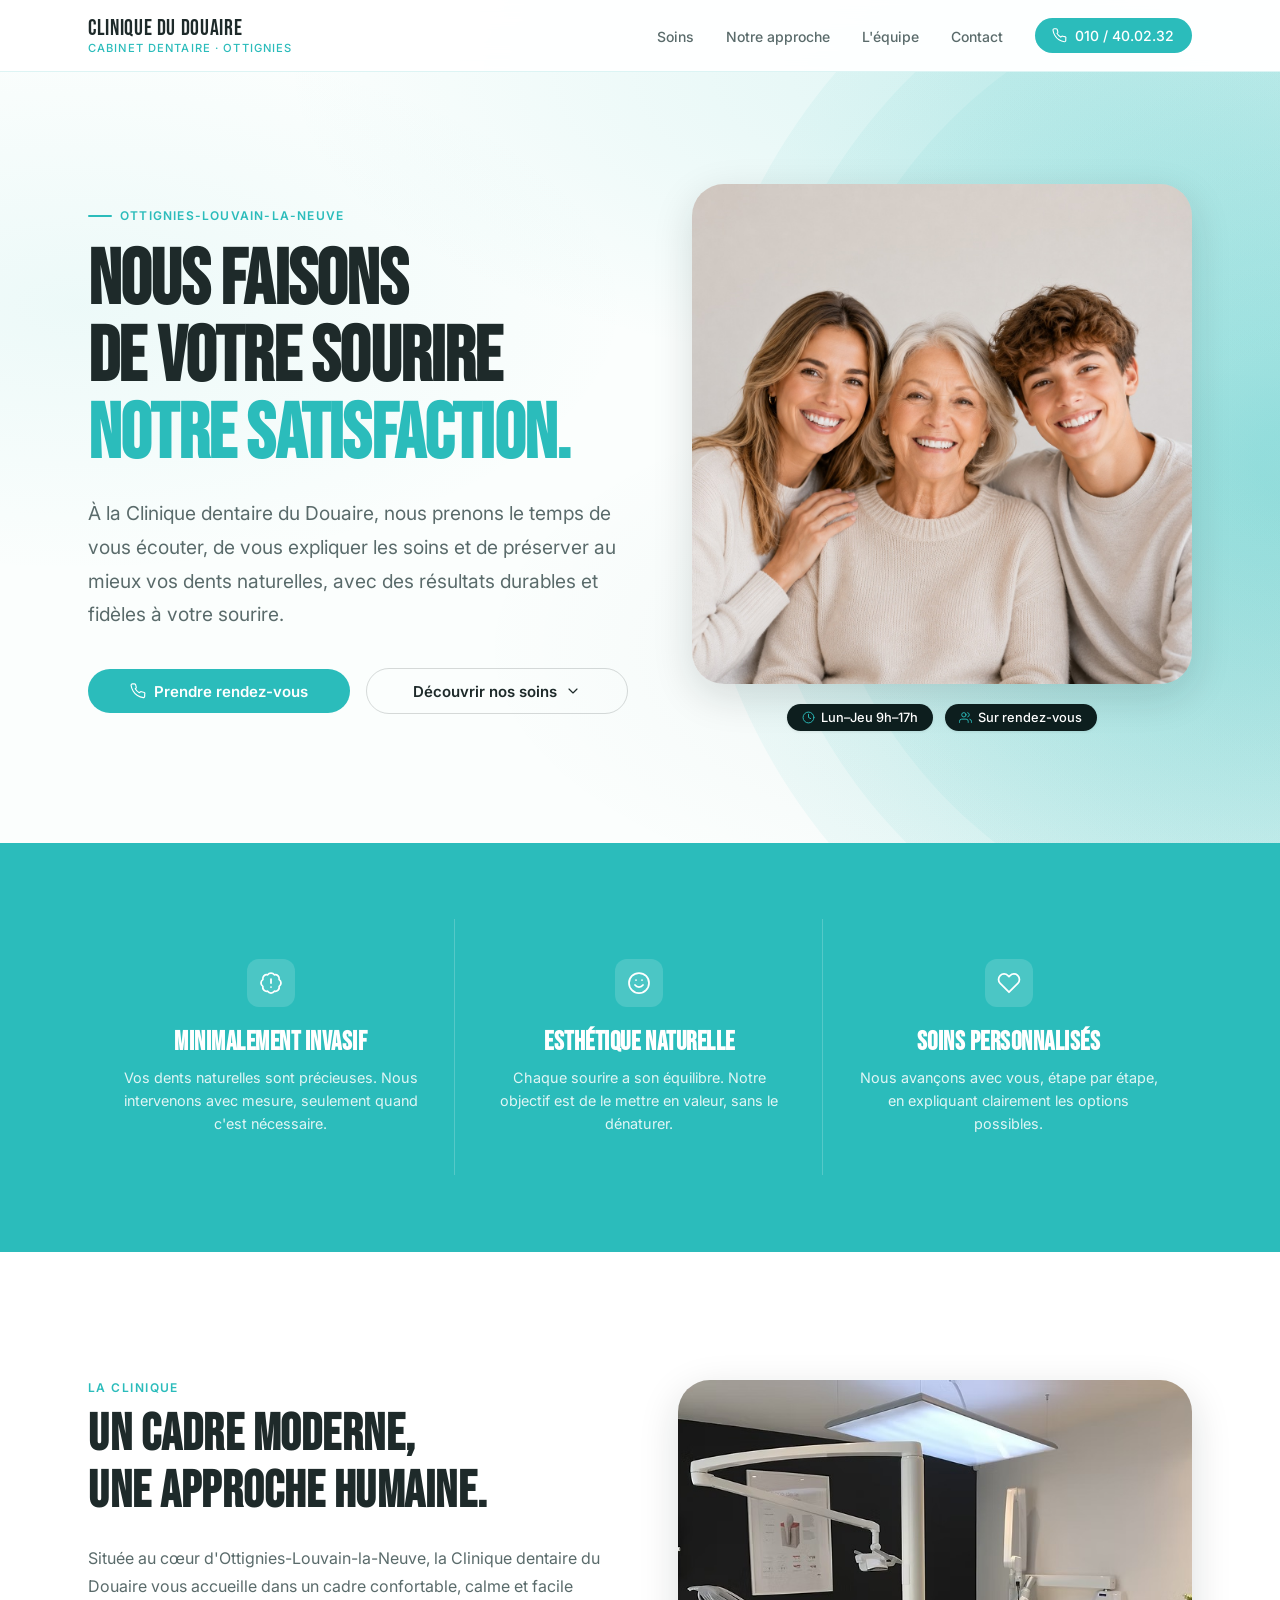
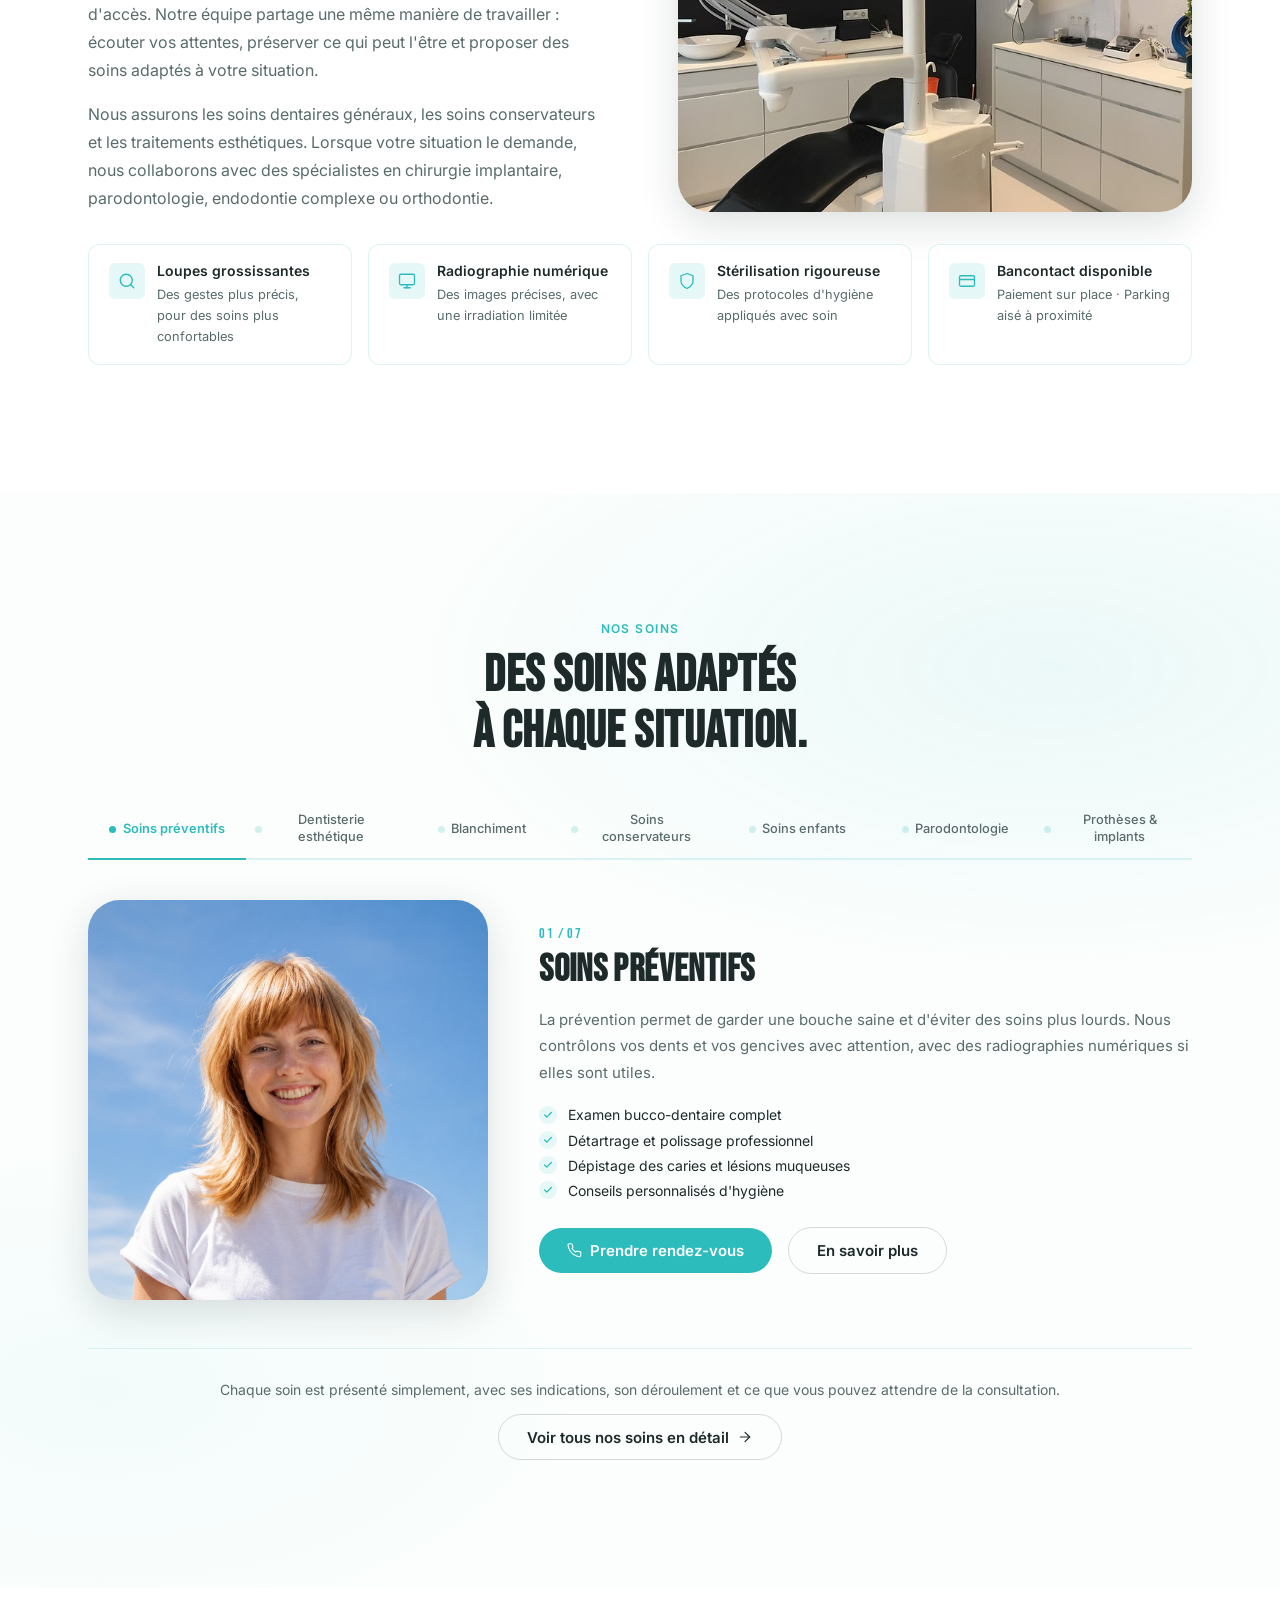
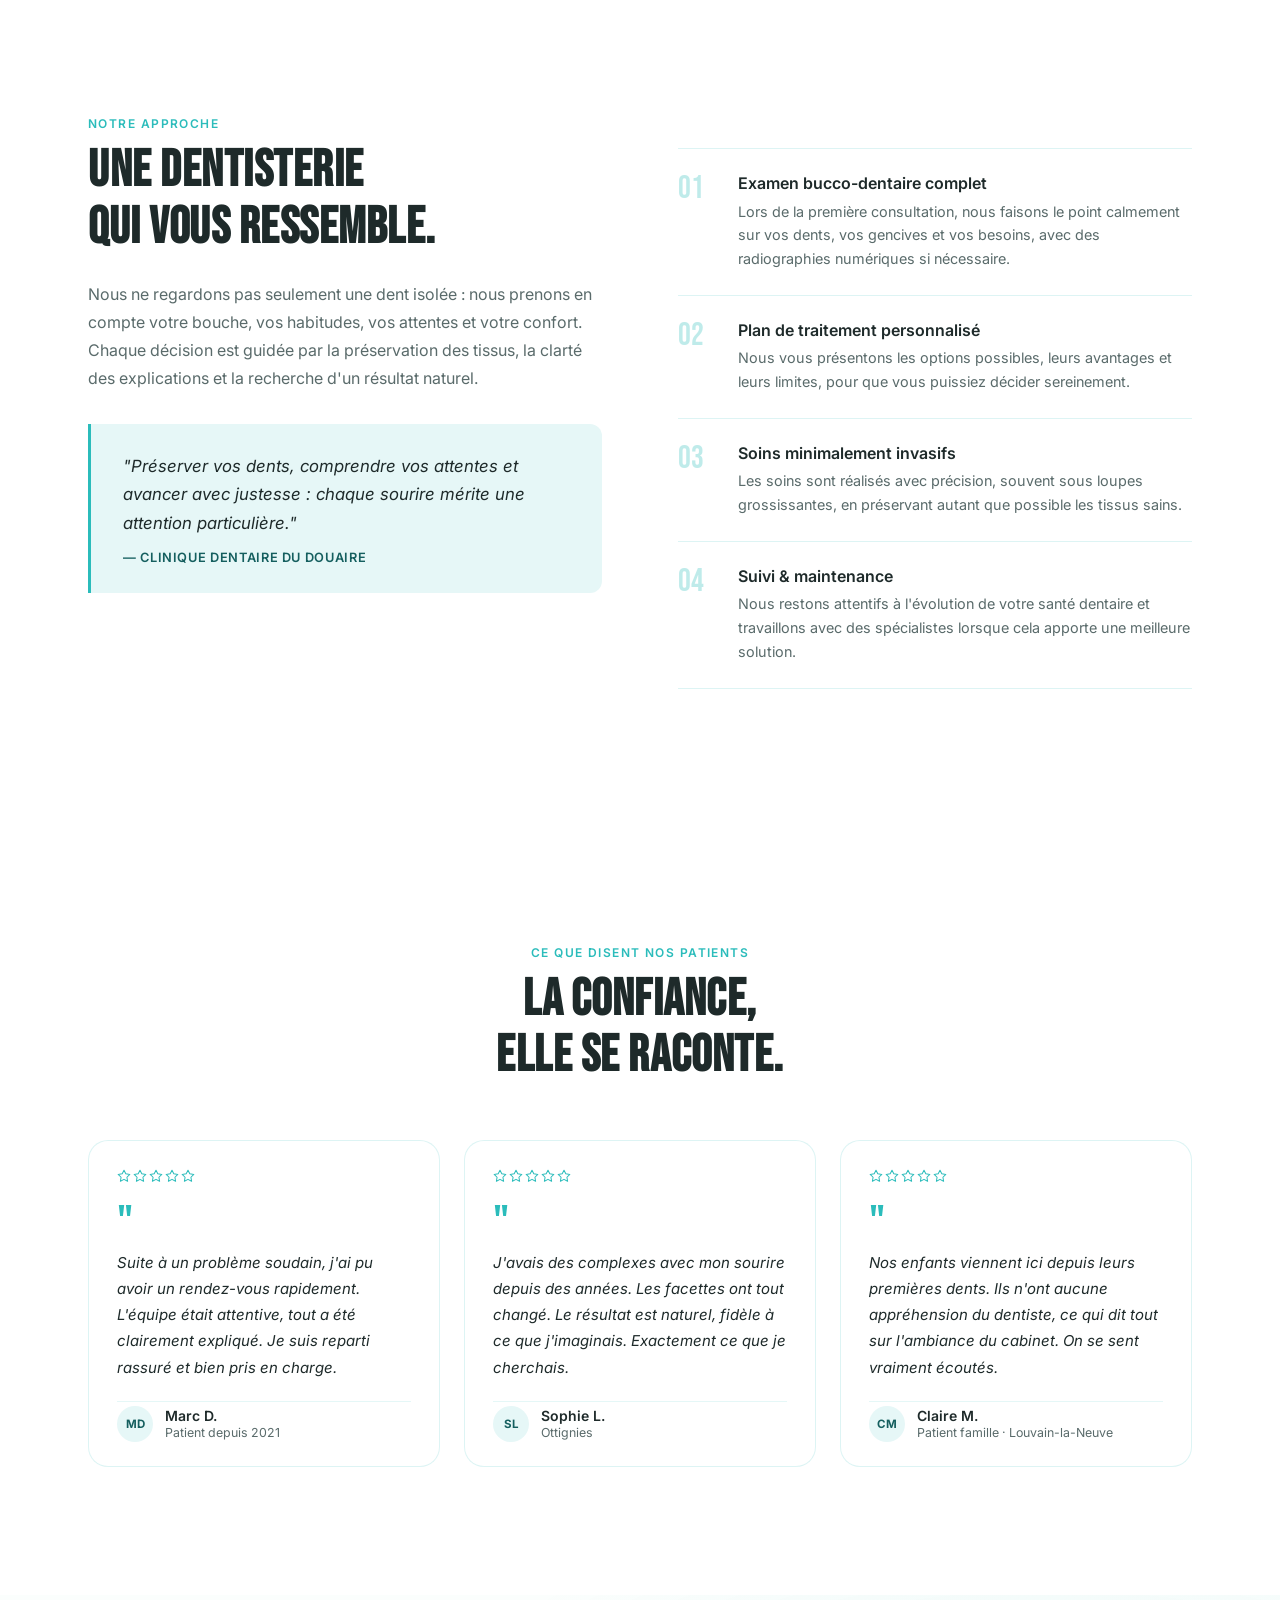
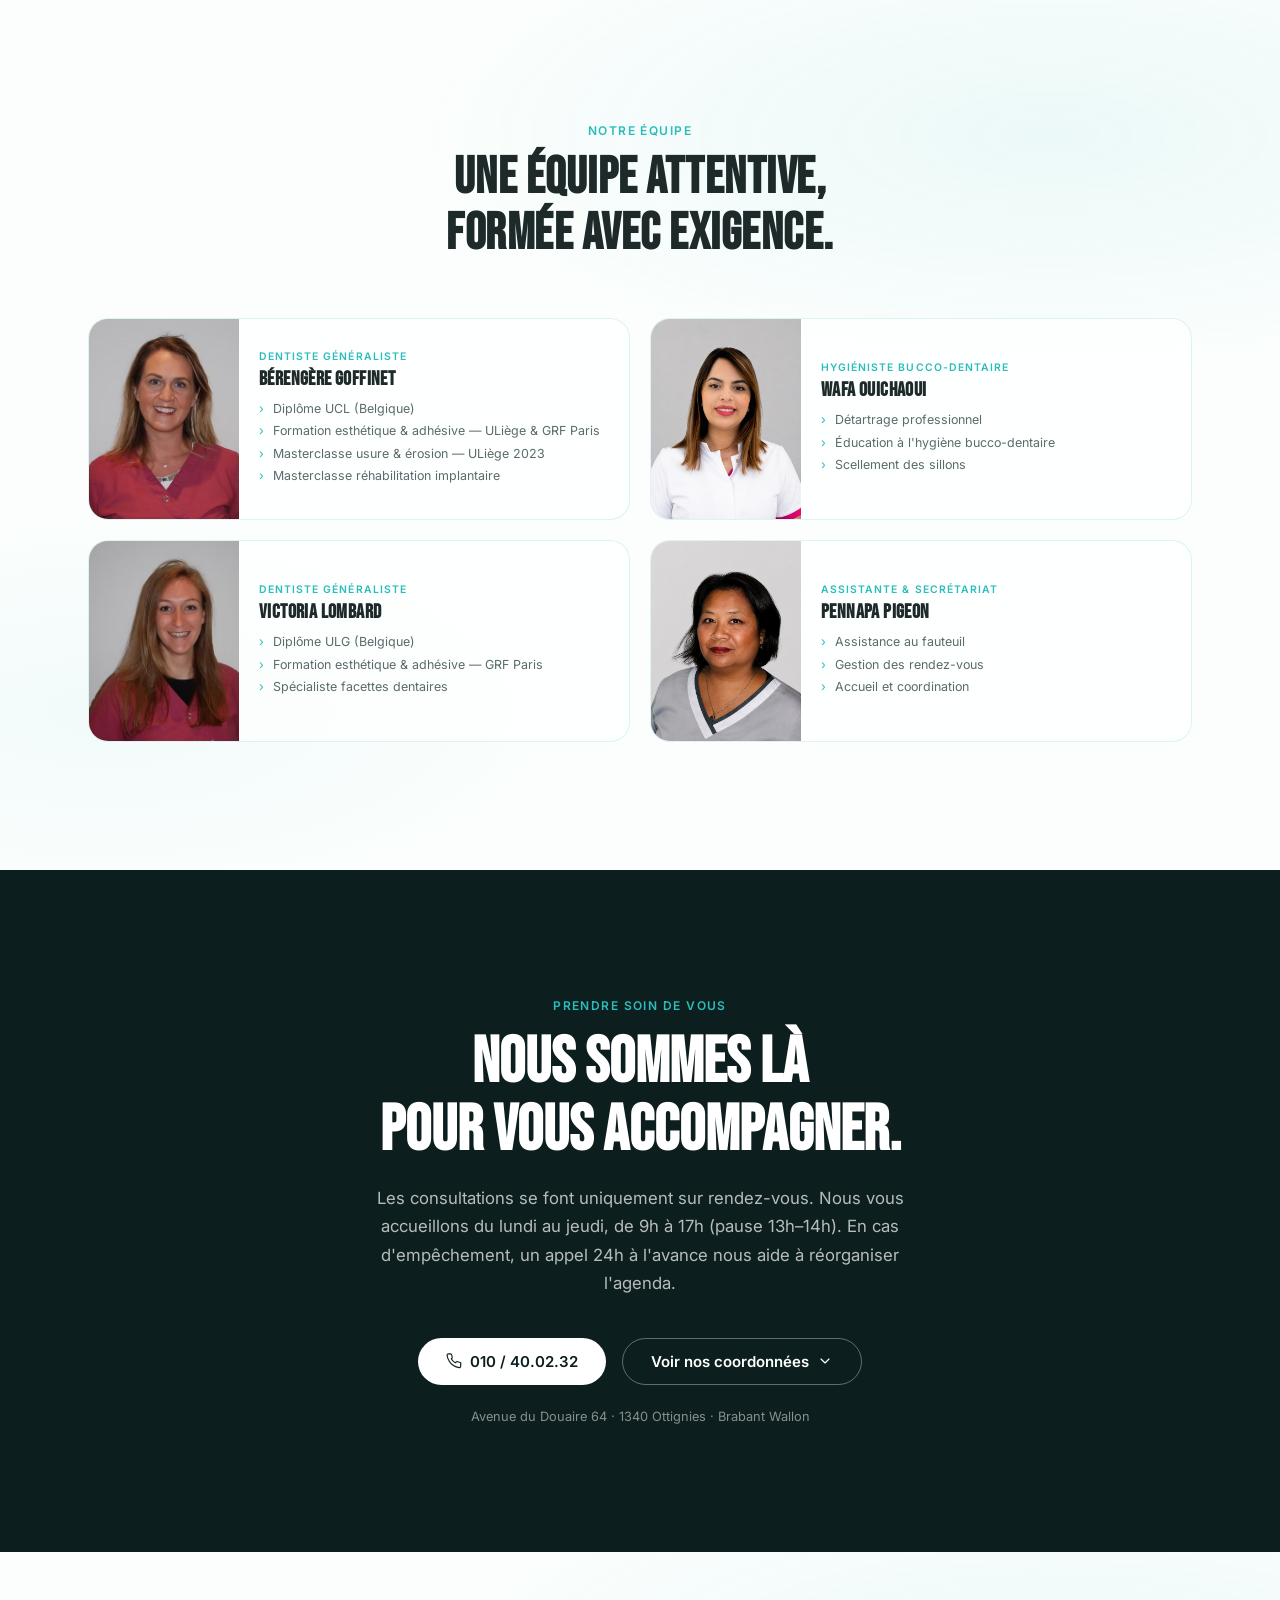
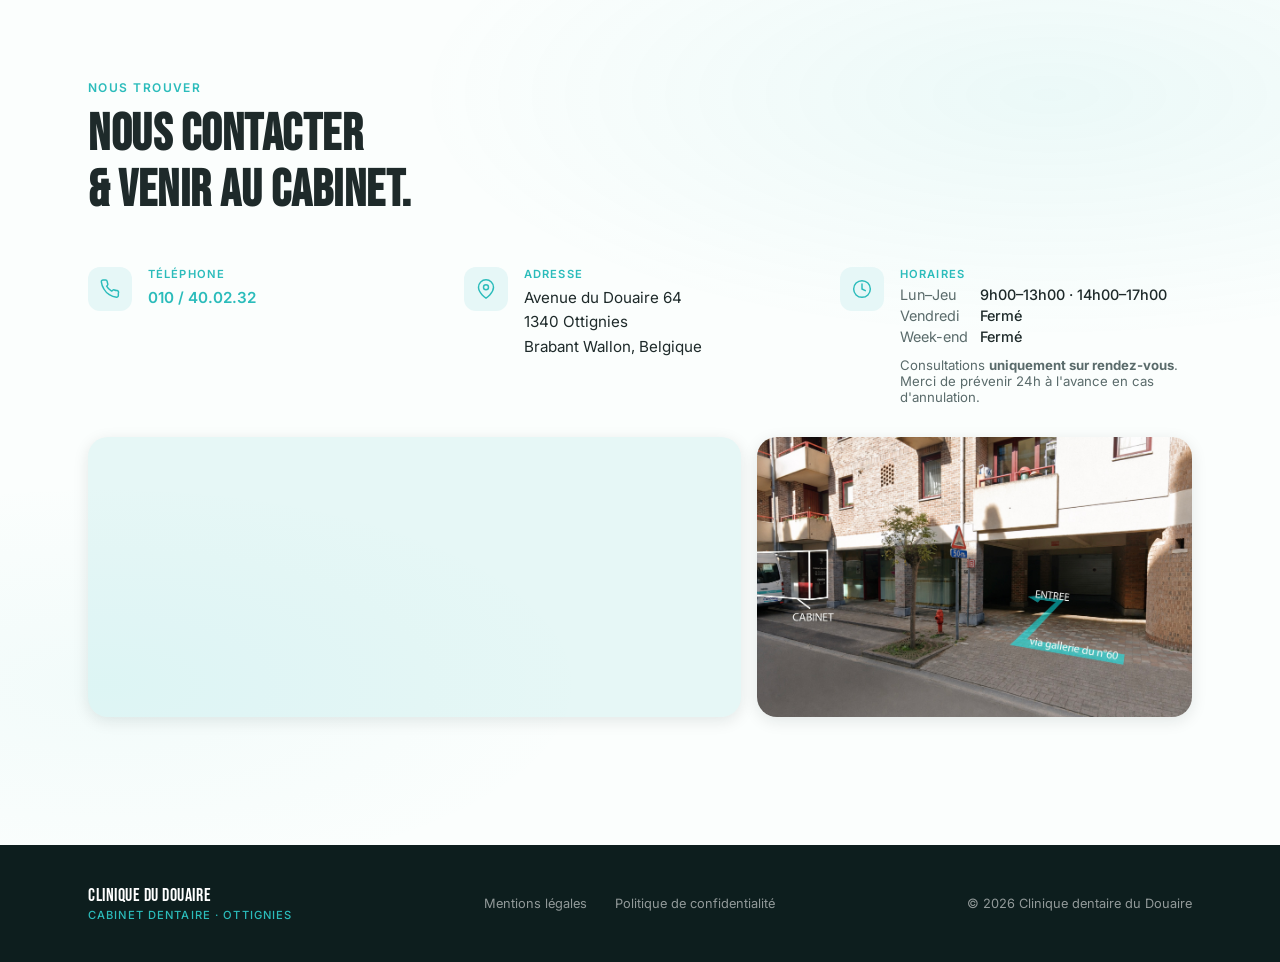
<file: index.html>
<!DOCTYPE html>
<html lang="fr">
<head>
  <meta charset="UTF-8">
  <meta name="viewport" content="width=device-width, initial-scale=1.0">
  <title>Clinique dentaire du Douaire à Ottignies | Dentiste Ottignies-Louvain-la-Neuve</title>
  <meta name="description" content="Dentiste à Ottignies-Louvain-la-Neuve : soins préventifs, dentisterie esthétique, facettes, blanchiment, soins enfants, parodontologie, prothèses et implants. Sur rendez-vous.">
  <meta name="robots" content="index, follow">
  <meta name="author" content="Clinique dentaire du Douaire">
  <meta name="geo.region" content="BE-WBR">
  <meta name="geo.placename" content="Ottignies-Louvain-la-Neuve">
  <meta name="geo.position" content="50.665;4.568">
  <meta name="ICBM" content="50.665, 4.568">
  <link rel="canonical" href="https://dentistegoffinet.com/">
  <meta property="og:type" content="website">
  <meta property="og:locale" content="fr_BE">
  <meta property="og:site_name" content="Clinique dentaire du Douaire">
  <meta property="og:title" content="Clinique dentaire du Douaire à Ottignies">
  <meta property="og:description" content="Dentiste à Ottignies-Louvain-la-Neuve pour soins préventifs, esthétique dentaire, facettes, blanchiment, soins enfants, gencives, prothèses et implants.">
  <meta property="og:url" content="https://dentistegoffinet.com/">
  <meta property="og:image" content="https://dentistegoffinet.com/assets/famille-1.jpeg">
  <meta name="twitter:card" content="summary_large_image">
  <meta name="twitter:title" content="Clinique dentaire du Douaire à Ottignies">
  <meta name="twitter:description" content="Cabinet dentaire à Ottignies-Louvain-la-Neuve. Soins préventifs, esthétique dentaire, enfants, gencives, prothèses et implants.">
  <meta name="twitter:image" content="https://dentistegoffinet.com/assets/famille-1.jpeg">
  <link rel="preconnect" href="https://fonts.googleapis.com">
  <link rel="preconnect" href="https://fonts.gstatic.com" crossorigin>
  <link href="https://fonts.googleapis.com/css2?family=Bebas+Neue&amp;family=Inter:wght@300;400;500;600&amp;display=swap" rel="stylesheet">
  <link rel="prefetch" href="services.html">
  <link rel="stylesheet" href="assets/cursor.css">
  <script type="application/ld+json">
  {
    "@context": "https://schema.org",
    "@type": "Dentist",
    "@id": "https://dentistegoffinet.com/#clinique",
    "name": "Clinique dentaire du Douaire",
    "url": "https://dentistegoffinet.com/",
    "image": "https://dentistegoffinet.com/assets/famille-1.jpeg",
    "telephone": "+32 10 40 02 32",
    "priceRange": "$$",
    "address": {
      "@type": "PostalAddress",
      "streetAddress": "Avenue du Douaire 64",
      "postalCode": "1340",
      "addressLocality": "Ottignies-Louvain-la-Neuve",
      "addressRegion": "Brabant wallon",
      "addressCountry": "BE"
    },
    "geo": {
      "@type": "GeoCoordinates",
      "latitude": 50.665,
      "longitude": 4.568
    },
    "openingHoursSpecification": [
      {
        "@type": "OpeningHoursSpecification",
        "dayOfWeek": ["Monday", "Tuesday", "Wednesday", "Thursday"],
        "opens": "09:00",
        "closes": "13:00"
      },
      {
        "@type": "OpeningHoursSpecification",
        "dayOfWeek": ["Monday", "Tuesday", "Wednesday", "Thursday"],
        "opens": "14:00",
        "closes": "17:00"
      }
    ],
    "medicalSpecialty": ["Dentistry", "CosmeticDentistry", "PediatricDentistry", "Periodontics", "Prosthodontics"],
    "areaServed": ["Ottignies-Louvain-la-Neuve", "Ottignies", "Louvain-la-Neuve", "Brabant wallon"],
    "hasOfferCatalog": {
      "@type": "OfferCatalog",
      "name": "Soins dentaires",
      "itemListElement": [
        { "@type": "Offer", "itemOffered": { "@type": "MedicalProcedure", "name": "Soins préventifs" } },
        { "@type": "Offer", "itemOffered": { "@type": "MedicalProcedure", "name": "Dentisterie esthétique et facettes" } },
        { "@type": "Offer", "itemOffered": { "@type": "MedicalProcedure", "name": "Blanchiment dentaire" } },
        { "@type": "Offer", "itemOffered": { "@type": "MedicalProcedure", "name": "Soins conservateurs" } },
        { "@type": "Offer", "itemOffered": { "@type": "MedicalProcedure", "name": "Soins enfants" } },
        { "@type": "Offer", "itemOffered": { "@type": "MedicalProcedure", "name": "Parodontologie" } },
        { "@type": "Offer", "itemOffered": { "@type": "MedicalProcedure", "name": "Prothèses fixes et implants" } }
      ]
    }
  }
  </script>
  <style>
    /* ─── TOKENS ─────────────────────────────────────────────── */
    :root {
      --accent:        #2BBCBB;
      --accent-light:  #E6F7F7;
      --accent-hover:  #229B9A;
      --accent-dark:   #155F5F;
      --dark-bg:       #0D1E1E;
      --page-bg:       #FBFEFD;
      --page-texture:
        radial-gradient(ellipse 90% 55% at 78% 8%, rgba(43,188,187,.13), transparent 62%),
        radial-gradient(ellipse 70% 48% at 6% 34%, rgba(43,188,187,.07), transparent 62%),
        radial-gradient(ellipse 80% 50% at 88% 72%, rgba(21,95,95,.055), transparent 64%),
        var(--page-bg);

      --white:         #FFFFFF;
      --off-white:     #F8F9F9;
      --grey-50:       #F2F4F4;
      --grey-200:      #D5DADA;
      --grey-400:      #9EABAB;
      --grey-600:      #616D6D;
      --grey-800:      #2E3838;
      --text:          #1E2A2A;
      --text-muted:    #5A6B6B;

      --font-display:  'Bebas Neue', sans-serif;
      --font-body:     'Inter', sans-serif;

      --radius-sm:  6px;
      --radius-md:  12px;
      --radius-lg:  20px;
      --radius-xl:  32px;
      --radius-full: 9999px;

      --shadow-sm:  0 1px 3px rgba(13,30,30,.08);
      --shadow-md:  0 4px 16px rgba(13,30,30,.10);
      --shadow-lg:  0 12px 40px rgba(13,30,30,.14);
      --shadow-acc: 0 4px 20px rgba(43,188,187,.28);

      --ease-out: cubic-bezier(0.0, 0.0, 0.2, 1.0);
      --ease-std: cubic-bezier(0.25, 0.1, 0.25, 1.0);

      --section-y: clamp(5rem, 10vw, 9rem);
      --container: 1200px;
      --pad:       clamp(1.25rem, 5vw, 3rem);
    }

    /* ─── RESET ──────────────────────────────────────────────── */
    *, *::before, *::after { box-sizing: border-box; margin: 0; padding: 0; }
    html { scroll-behavior: smooth; }
    body {
      font-family: var(--font-body);
      color: var(--text);
      background: var(--page-texture);
      background-attachment: fixed;
      -webkit-font-smoothing: antialiased;
    }
    img { display: block; max-width: 100%; }
    a { color: inherit; text-decoration: none; }
    ul { list-style: none; }
    button { cursor: pointer; border: none; background: none; font-family: inherit; }

    /* ─── LAYOUT UTILS ───────────────────────────────────────── */
    .container {
      max-width: var(--container);
      margin-inline: auto;
      padding-inline: var(--pad);
    }
    .section { padding-block: var(--section-y); }
    .section:not(.section--dark) {
      background:
        radial-gradient(ellipse 80% 44% at 82% 16%, rgba(43,188,187,.075), transparent 62%),
        radial-gradient(ellipse 64% 38% at 8% 82%, rgba(43,188,187,.045), transparent 60%);
    }
    .section.section--white { background: var(--white); }
    .section--alt { background: transparent; }
    .section--dark { background: var(--dark-bg); color: var(--white); }

    /* ─── REVEAL ANIMATIONS ──────────────────────────────────── */
    .reveal {
      opacity: 0;
      transform: translateY(24px);
      transition: opacity .6s var(--ease-out), transform .6s var(--ease-out);
    }
    .reveal.visible {
      opacity: 1;
      transform: none;
    }
    .reveal-delay-1 { transition-delay: .1s; }
    .reveal-delay-2 { transition-delay: .2s; }
    .reveal-delay-3 { transition-delay: .3s; }
    .reveal-delay-4 { transition-delay: .4s; }

    /* ─── NAV ────────────────────────────────────────────────── */
    header { position: sticky; top: 0; z-index: 100; }
    .nav {
      background: rgba(255,255,255,.92);
      backdrop-filter: blur(12px);
      -webkit-backdrop-filter: blur(12px);
      border-bottom: 1px solid rgba(43,188,187,.16);
      padding-block: 1rem;
    }
    .nav__inner {
      display: flex;
      align-items: center;
      justify-content: space-between;
      gap: 1.5rem;
    }
    .nav__logo {
      display: flex;
      flex-direction: column;
      line-height: 1.2;
    }
    .nav__logo-name {
      font-family: var(--font-display);
      font-size: 1.35rem;
      letter-spacing: .03em;
      color: var(--text);
    }
    .nav__logo-sub {
      font-size: .7rem;
      letter-spacing: .1em;
      text-transform: uppercase;
      color: var(--accent);
      font-weight: 500;
    }
    .nav__links {
      display: flex;
      align-items: center;
      gap: 2rem;
    }
    .nav__links a {
      font-size: .875rem;
      font-weight: 500;
      color: var(--text-muted);
      transition: color .2s;
    }
    .nav__links a:hover { color: var(--accent); }
    .nav__cta {
      display: flex;
      align-items: center;
      gap: .5rem;
      background: var(--accent);
      color: var(--white) !important;
      padding: .55rem 1.1rem;
      border-radius: var(--radius-full);
      font-size: .875rem;
      font-weight: 600;
      transition: background .2s, box-shadow .2s;
    }
    .nav__cta:hover {
      background: var(--accent-hover) !important;
      box-shadow: var(--shadow-acc);
      color: var(--white) !important;
    }
    .nav__burger {
      display: none;
      flex-direction: column;
      align-items: center;
      justify-content: center;
      gap: 5px;
      width: 44px;
      height: 44px;
      padding: 0;
      border-radius: var(--radius-full);
      background: var(--accent);
      box-shadow: var(--shadow-acc);
      transition: background .2s, transform .2s, box-shadow .2s;
    }
    .nav__burger:active { transform: scale(.94); }
    .nav__burger.open { background: var(--accent-hover); }
    .nav__burger span {
      display: block;
      width: 19px;
      height: 2px;
      background: var(--white);
      border-radius: 2px;
      transition: transform .25s var(--ease-out), opacity .2s, width .2s;
      transform-origin: center;
    }
    .nav__burger.open span:nth-child(1) { transform: translateY(7px) rotate(45deg); }
    .nav__burger.open span:nth-child(2) { opacity: 0; width: 0; }
    .nav__burger.open span:nth-child(3) { transform: translateY(-7px) rotate(-45deg); }

    /* ─── HERO ───────────────────────────────────────────────── */
    .hero {
      position: relative;
      padding-block: clamp(4rem, 10vw, 7rem);
      overflow: hidden;
      background: transparent;
    }
    .hero__inner {
      position: relative;
      z-index: 1;
      display: grid;
      grid-template-columns: minmax(540px, .95fr) minmax(0, 1.05fr);
      gap: clamp(2.5rem, 5vw, 4.5rem);
      align-items: center;
    }
    .hero__content {
      position: relative;
      z-index: 2;
    }
    .hero__tag {
      display: inline-flex;
      align-items: center;
      gap: .5rem;
      font-size: .75rem;
      font-weight: 600;
      letter-spacing: .1em;
      text-transform: uppercase;
      color: var(--accent);
      margin-bottom: 1.25rem;
    }
    .hero__tag::before {
      content: '';
      display: block;
      width: 24px;
      height: 2px;
      background: var(--accent);
      border-radius: 2px;
    }
    .hero__title {
      font-family: var(--font-display);
      font-size: clamp(3.2rem, 6vw, 5.65rem);
      line-height: 1.0;
      letter-spacing: -.01em;
      color: var(--text);
      margin-bottom: 1.5rem;
    }
    .hero__title em {
      font-style: normal;
      color: var(--accent);
    }
    .hero__desc {
      font-size: clamp(1.06rem, 1.55vw, 1.2rem);
      line-height: 1.75;
      color: var(--text-muted);
      max-width: 46ch;
      margin-bottom: 2.25rem;
    }
    .hero__actions {
      display: grid;
      grid-template-columns: repeat(2, minmax(0, 1fr));
      gap: 1rem;
      align-items: center;
      max-width: 560px;
    }
    .hero__actions .btn {
      justify-content: center;
      white-space: nowrap;
    }
    .btn {
      display: inline-flex;
      align-items: center;
      gap: .5rem;
      padding: .8rem 1.75rem;
      border-radius: var(--radius-full);
      font-size: .9375rem;
      font-weight: 600;
      transition: background .2s, box-shadow .2s, color .2s;
    }
    .btn--primary {
      background: var(--accent);
      color: var(--white);
    }
    .btn--primary:hover {
      background: var(--accent-hover);
      box-shadow: var(--shadow-acc);
    }
    .btn--ghost {
      background: transparent;
      color: var(--text);
      border: 1.5px solid rgba(13,30,30,.16);
    }
    .btn--ghost:hover {
      border-color: var(--accent);
      color: var(--accent);
    }
    .hero__badges {
      position: relative;
      z-index: 1;
      display: flex;
      flex-wrap: wrap;
      justify-content: center;
      gap: .75rem;
      margin-top: 1.25rem;
    }
    .badge {
      display: inline-flex;
      align-items: center;
      gap: .4rem;
      padding: .35rem .9rem;
      background: var(--dark-bg);
      border-radius: var(--radius-full);
      font-size: .8rem;
      font-weight: 500;
      color: var(--white);
      box-shadow: var(--shadow-sm);
    }
    .badge svg { flex-shrink: 0; }

    .hero__visual {
      position: relative;
      display: flex;
      flex-direction: column;
      justify-content: center;
      z-index: 1;
    }
    .hero__visual::before {
      content: '';
      position: absolute;
      z-index: 0;
      left: 0;
      top: 50%;
      width: 240%;
      aspect-ratio: 1 / 1;
      transform: translateY(-50%);
      background: url("assets/rond_hero.svg") left center / contain no-repeat;
      pointer-events: none;
    }
    .hero__img-wrap {
      position: relative;
      z-index: 1;
      width: 100%;
      max-width: 100%;
      aspect-ratio: 1 / 1;
      border-radius: var(--radius-xl);
      overflow: hidden;
      box-shadow: var(--shadow-lg);
    }
    .hero__img {
      width: 100%;
      height: 100%;
      object-fit: cover;
      transform: none;
      transition: transform .4s var(--ease-std);
    }
    .hero__img-wrap:hover .hero__img { transform: scale(1.01); }
    .hero__mobile-call {
      display: none;
      position: absolute;
      left: 50%;
      bottom: 15px;
      transform: translateX(-50%);
      z-index: 3;
      align-items: center;
      gap: .45rem;
      padding: .7rem 1.15rem;
      border-radius: var(--radius-full);
      background: rgba(255,255,255,.94);
      color: var(--text);
      font-size: .9rem;
      font-weight: 700;
      box-shadow: var(--shadow-md);
      backdrop-filter: blur(10px);
      -webkit-backdrop-filter: blur(10px);
      white-space: nowrap;
    }
    .hero__mobile-call svg { color: var(--accent); }
    .hero__badge-float {
      position: absolute;
      bottom: -1.25rem;
      left: -1.5rem;
      background: var(--white);
      border-radius: var(--radius-lg);
      box-shadow: var(--shadow-md);
      padding: .9rem 1.25rem;
      display: flex;
      align-items: center;
      gap: .75rem;
    }
    .hero__badge-float-icon {
      width: 40px;
      height: 40px;
      border-radius: var(--radius-md);
      background: var(--accent-light);
      display: flex;
      align-items: center;
      justify-content: center;
    }
    .hero__badge-float-text strong {
      display: block;
      font-size: .9rem;
      font-weight: 600;
      color: var(--text);
    }
    .hero__badge-float-text span {
      font-size: .75rem;
      color: var(--text-muted);
    }
    .hero__badge-float-2 {
      bottom: auto;
      top: -1rem;
      left: auto;
      right: -1rem;
    }

    /* ─── PILLARS ────────────────────────────────────────────── */
    .pillars {
      padding-block: clamp(3rem, 6vw, 5rem);
      background: var(--accent);
    }
    .pillars__grid {
      display: grid;
      grid-template-columns: repeat(3, 1fr);
      gap: 2px;
    }
    .pillar {
      text-align: center;
      padding: 2.5rem 2rem;
      color: var(--white);
    }
    .pillar:not(:last-child) {
      border-right: 1px solid rgba(255,255,255,.2);
    }
    .pillar__icon {
      width: 48px;
      height: 48px;
      background: rgba(255,255,255,.15);
      border-radius: var(--radius-md);
      display: flex;
      align-items: center;
      justify-content: center;
      margin: 0 auto 1.25rem;
    }
    .pillar__title {
      font-family: var(--font-display);
      font-size: 1.6rem;
      letter-spacing: .02em;
      margin-bottom: .5rem;
    }
    .pillar__text {
      font-size: .9rem;
      line-height: 1.6;
      opacity: .85;
    }

    /* ─── ABOUT ──────────────────────────────────────────────── */
    .about__inner {
      display: grid;
      grid-template-columns: 1fr 1fr;
      column-gap: clamp(2.5rem, 6vw, 5rem);
      row-gap: clamp(1.5rem, 3vw, 2rem);
      align-items: stretch;
    }
    .about__media {
      min-height: 0;
    }
    .about__media img {
      width: 100%;
      height: 100%;
      border-radius: var(--radius-xl);
      box-shadow: var(--shadow-lg);
      object-fit: cover;
    }
    .section-label {
      font-size: .75rem;
      font-weight: 600;
      letter-spacing: .12em;
      text-transform: uppercase;
      color: var(--accent);
      margin-bottom: .75rem;
    }
    .section-title {
      font-family: var(--font-display);
      font-size: clamp(2rem, 4vw, 3.25rem);
      line-height: 1.1;
      letter-spacing: .01em;
      margin-bottom: 1.5rem;
    }
    .section-title--dark { color: var(--white); }
    .body-text {
      font-size: 1rem;
      line-height: 1.75;
      color: var(--text-muted);
    }
    .body-text p + p { margin-top: 1rem; }
    .about__features {
      grid-column: 1 / -1;
      display: grid;
      grid-template-columns: repeat(4, minmax(0, 1fr));
      gap: 1rem;
    }
    .feature-card {
      background: rgba(255,255,255,.7);
      border: 1px solid rgba(43,188,187,.16);
      border-radius: var(--radius-md);
      padding: 1.1rem 1.25rem;
      display: flex;
      align-items: flex-start;
      gap: .75rem;
      transition: box-shadow .2s, border-color .2s;
    }
    .feature-card:hover {
      box-shadow: var(--shadow-md);
      border-color: var(--accent-light);
    }
    .feature-card__icon {
      width: 36px;
      height: 36px;
      background: var(--accent-light);
      border-radius: var(--radius-sm);
      display: flex;
      align-items: center;
      justify-content: center;
      flex-shrink: 0;
      margin-top: .05rem;
    }
    .feature-card__text strong {
      display: block;
      font-size: .875rem;
      font-weight: 600;
      color: var(--text);
      margin-bottom: .2rem;
    }
    .feature-card__text span {
      font-size: .8rem;
      color: var(--text-muted);
      line-height: 1.5;
    }

    /* ─── SERVICES ───────────────────────────────────────────── */
    /* ─── SERVICES TABS ──────────────────────────────────────── */
    .services__header {
      text-align: center;
      max-width: 56ch;
      margin: 0 auto 2.5rem;
    }
    .tabs {
      display: flex;
      flex-wrap: nowrap;
      gap: 0;
      margin-bottom: 2.5rem;
      border-bottom: 2px solid rgba(43,188,187,.16);
      padding-bottom: 0;
    }
    .tab-btn {
      display: flex;
      align-items: center;
      justify-content: center;
      gap: .4rem;
      flex: 1;
      min-width: 0;
      padding: .75rem .6rem;
      font-size: .8rem;
      font-weight: 500;
      color: var(--text-muted);
      background: transparent;
      border: none;
      border-bottom: 2px solid transparent;
      margin-bottom: -2px;
      cursor: pointer;
      transition: color .2s, border-color .2s;
      white-space: normal;
      text-align: center;
      line-height: 1.3;
    }
    .tab-btn:hover { color: var(--text); }
    .tab-btn.active {
      color: var(--accent);
      border-bottom-color: var(--accent);
      font-weight: 600;
    }
    .tab-btn__dot {
      width: 7px;
      height: 7px;
      border-radius: 50%;
      background: rgba(43,188,187,.2);
      flex-shrink: 0;
      transition: background .2s;
    }
    .tab-btn.active .tab-btn__dot { background: var(--accent); }

    .tab-panels { position: relative; }
    .tab-panel {
      display: none;
      animation: fadePanel .35s ease;
    }
    .tab-panel.active { display: block; }
    @keyframes fadePanel {
      from { opacity: 0; transform: translateY(10px); }
      to   { opacity: 1; transform: translateY(0); }
    }

    .tab-layout {
      display: grid;
      grid-template-columns: 400px 1fr;
      gap: clamp(2rem, 4vw, 3.5rem);
      align-items: center;
    }
    .tab-img {
      aspect-ratio: 1 / 1;
      border-radius: var(--radius-xl);
      overflow: hidden;
      box-shadow: var(--shadow-lg);
      flex-shrink: 0;
    }
    .tab-mobile-nav {
      display: none;
      align-items: center;
      justify-content: center;
      gap: .75rem;
      margin-top: .9rem;
    }
    .tab-mobile-arrow {
      width: 42px;
      height: 42px;
      display: inline-flex;
      align-items: center;
      justify-content: center;
      border-radius: var(--radius-full);
      background: rgba(255,255,255,.76);
      border: 1px solid rgba(43,188,187,.18);
      color: var(--text);
      box-shadow: var(--shadow-sm);
      transition: color .2s, border-color .2s, box-shadow .2s;
    }
    .tab-mobile-arrow:active,
    .tab-mobile-arrow:hover {
      color: var(--accent);
      border-color: var(--accent);
      box-shadow: var(--shadow-md);
    }
    .tab-mobile-count {
      min-width: 48px;
      text-align: center;
      font-size: .78rem;
      font-weight: 600;
      letter-spacing: .08em;
      color: var(--text-muted);
    }
    .tab-img-placeholder {
      width: 100%;
      height: 100%;
      display: flex;
      flex-direction: column;
      align-items: center;
      justify-content: center;
      gap: .75rem;
    }
    .tab-img-placeholder__icon {
      width: 60px;
      height: 60px;
      border-radius: var(--radius-md);
      background: rgba(255,255,255,.2);
      display: flex;
      align-items: center;
      justify-content: center;
    }
    .tab-img-placeholder__label {
      font-size: .75rem;
      color: rgba(255,255,255,.6);
      letter-spacing: .08em;
      text-transform: uppercase;
    }
    .tab-info__num {
      font-family: var(--font-display);
      font-size: .9rem;
      letter-spacing: .1em;
      color: var(--accent);
      margin-bottom: .4rem;
    }
    .tab-info__title {
      font-family: var(--font-display);
      font-size: clamp(1.75rem, 3vw, 2.5rem);
      line-height: 1.1;
      letter-spacing: .01em;
      margin-bottom: 1rem;
    }
    .tab-info__desc {
      font-size: .9375rem;
      line-height: 1.75;
      color: var(--text-muted);
      margin-bottom: 1.25rem;
    }
    .tab-info__list {
      display: flex;
      flex-direction: column;
      gap: .45rem;
      margin-bottom: 1.75rem;
    }
    .tab-info__list li {
      display: flex;
      align-items: center;
      gap: .65rem;
      font-size: .875rem;
      color: var(--text);
    }
    .tab-info__list li::before {
      content: '';
      flex-shrink: 0;
      width: 18px;
      height: 18px;
      border-radius: 50%;
      background: var(--accent-light);
      background-image: url("data:image/svg+xml,%3Csvg xmlns='http://www.w3.org/2000/svg' width='10' height='10' viewBox='0 0 24 24' fill='none' stroke='%232BBCBB' stroke-width='3' stroke-linecap='round' stroke-linejoin='round'%3E%3Cpolyline points='20 6 9 17 4 12'/%3E%3C/svg%3E");
      background-repeat: no-repeat;
      background-position: center;
    }
    .tab-info__actions {
      display: flex;
      align-items: center;
      gap: 1rem;
      flex-wrap: wrap;
    }
    .tabs-footer {
      text-align: center;
      margin-top: 3rem;
      padding-top: 2rem;
      border-top: 1px solid rgba(43,188,187,.16);
    }
    .tabs-footer p {
      font-size: .875rem;
      color: var(--text-muted);
      margin-bottom: 1rem;
    }

    /* ─── PHILOSOPHY ─────────────────────────────────────────── */
    .philosophy__inner {
      display: grid;
      grid-template-columns: 1fr 1fr;
      gap: clamp(2.5rem, 6vw, 5rem);
      align-items: start;
    }
    .philosophy__steps { margin-top: 2rem; }
    .philosophy__step {
      display: flex;
      gap: 1.25rem;
      padding-block: 1.5rem;
      border-bottom: 1px solid rgba(43,188,187,.16);
    }
    .philosophy__step:first-child { border-top: 1px solid rgba(43,188,187,.16); }
    .philosophy__step-num {
      font-family: var(--font-display);
      font-size: 2rem;
      color: rgba(43,188,187,.3);
      line-height: 1;
      min-width: 2.5rem;
    }
    .philosophy__step-title {
      font-weight: 600;
      font-size: 1rem;
      margin-bottom: .4rem;
    }
    .philosophy__step-text {
      font-size: .9rem;
      line-height: 1.65;
      color: var(--text-muted);
    }
    .philosophy__quote {
      background: var(--accent-light);
      border-left: 3px solid var(--accent);
      border-radius: 0 var(--radius-md) var(--radius-md) 0;
      padding: 1.75rem 2rem;
      margin-top: 2rem;
    }
    .philosophy__quote blockquote {
      font-size: 1.05rem;
      line-height: 1.7;
      color: var(--text);
      font-style: italic;
    }
    .philosophy__quote cite {
      display: block;
      margin-top: .75rem;
      font-size: .8rem;
      font-style: normal;
      color: var(--accent-dark);
      font-weight: 600;
      letter-spacing: .05em;
      text-transform: uppercase;
    }

    /* ─── TEAM ───────────────────────────────────────────────── */
    .team__header {
      text-align: center;
      max-width: 52ch;
      margin: 0 auto 3.5rem;
    }
    .team__grid {
      display: grid;
      grid-template-columns: repeat(2, 1fr);
      gap: 1.25rem;
    }
    .team-card {
      display: flex;
      flex-direction: row;
      background: rgba(255,255,255,.7);
      border: 1px solid rgba(43,188,187,.16);
      border-radius: var(--radius-lg);
      overflow: hidden;
      transition: box-shadow .25s, border-color .25s;
    }
    .team-card:hover {
      box-shadow: var(--shadow-lg);
      border-color: var(--accent-light);
    }
    .team-card__avatar {
      width: 150px;
      flex-shrink: 0;
      background: rgba(43,188,187,.1);
      overflow: hidden;
    }
    .team-card__avatar img {
      width: 100%;
      height: 100%;
      object-fit: cover;
      object-position: center top;
      display: block;
    }
    .team-card__avatar-placeholder {
      width: 100%;
      height: 100%;
      display: flex;
      align-items: center;
      justify-content: center;
    }
    .team-card__body {
      padding: 1.25rem 1.25rem 1.25rem 1.25rem;
      display: flex;
      flex-direction: column;
      justify-content: center;
      flex: 1;
      min-width: 0;
    }
    .team-card__role {
      font-size: .65rem;
      font-weight: 600;
      letter-spacing: .1em;
      text-transform: uppercase;
      color: var(--accent);
      margin-bottom: .3rem;
    }
    .team-card__name {
      font-family: var(--font-display);
      font-size: 1.25rem;
      letter-spacing: .02em;
      margin-bottom: .5rem;
      line-height: 1.15;
    }
    .team-card__details {
      font-size: .78rem;
      line-height: 1.6;
      color: var(--text-muted);
    }
    .team-card__details li {
      padding-left: .85rem;
      position: relative;
      margin-bottom: .15rem;
    }
    .team-card__details li::before {
      content: '›';
      position: absolute;
      left: 0;
      color: var(--accent);
    }

    /* ─── CTA SECTION ────────────────────────────────────────── */
    .cta-section {
      text-align: center;
      padding-block: clamp(5rem, 10vw, 8rem);
    }
    .cta-section__eyebrow {
      font-size: .75rem;
      font-weight: 600;
      letter-spacing: .12em;
      text-transform: uppercase;
      color: var(--accent);
      margin-bottom: 1rem;
    }
    .cta-section__title {
      font-family: var(--font-display);
      font-size: clamp(2.5rem, 5vw, 4.5rem);
      line-height: 1.05;
      color: var(--white);
      margin-bottom: 1.25rem;
    }
    .cta-section__text {
      font-size: 1.05rem;
      line-height: 1.7;
      color: rgba(255,255,255,.7);
      max-width: 48ch;
      margin: 0 auto 2.5rem;
    }
    .cta-section__actions {
      display: flex;
      flex-wrap: wrap;
      gap: 1rem;
      justify-content: center;
    }
    .btn--white {
      background: var(--white);
      color: var(--dark-bg);
    }
    .btn--white:hover {
      background: var(--accent-light);
    }
    .btn--outline-white {
      background: transparent;
      color: var(--white);
      border: 1.5px solid rgba(255,255,255,.35);
    }
    .btn--outline-white:hover {
      border-color: var(--white);
      background: rgba(255,255,255,.08);
    }
    .cta-section__note {
      margin-top: 1.5rem;
      font-size: .8rem;
      color: rgba(255,255,255,.5);
    }

    /* ─── CONTACT ────────────────────────────────────────────── */
    .contact__inner { display: flex; flex-direction: column; gap: 2rem; }
    .contact__info {
      display: grid;
      grid-template-columns: repeat(3, 1fr);
      gap: 1.5rem;
    }
    .contact__media {
      display: grid;
      grid-template-columns: 1.5fr 1fr;
      gap: 1rem;
      align-items: stretch;
    }
    .contact__item {
      display: flex;
      align-items: flex-start;
      gap: 1rem;
    }
    .contact__item-icon {
      width: 44px;
      height: 44px;
      background: var(--accent-light);
      border-radius: var(--radius-md);
      display: flex;
      align-items: center;
      justify-content: center;
      flex-shrink: 0;
    }
    .contact__item-label {
      font-size: .7rem;
      font-weight: 600;
      letter-spacing: .1em;
      text-transform: uppercase;
      color: var(--accent);
      margin-bottom: .3rem;
    }
    .contact__item-value {
      font-size: .95rem;
      line-height: 1.6;
      color: var(--text);
    }
    .contact__item-value a {
      color: var(--accent);
      font-weight: 600;
    }
    .contact__item-value a:hover { color: var(--accent-hover); }
    .contact__hours-grid {
      display: grid;
      grid-template-columns: auto 1fr;
      gap: .25rem .75rem;
      font-size: .9rem;
    }
    .contact__hours-grid dt { color: var(--text-muted); }
    .contact__hours-grid dd { font-weight: 500; }
    .contact__map {
      border-radius: var(--radius-lg);
      overflow: hidden;
      box-shadow: var(--shadow-md);
      background: rgba(43,188,187,.1);
      min-height: 280px;
    }
    .contact__map iframe {
      width: 100%;
      height: 100%;
      min-height: 280px;
      border: none;
      display: block;
    }
    .contact__entree {
      display: block;
      border-radius: var(--radius-lg);
      overflow: hidden;
      box-shadow: var(--shadow-md);
      cursor: zoom-in;
      transition: box-shadow .2s, transform .2s;
    }
    .contact__entree:hover {
      box-shadow: var(--shadow-lg);
      transform: scale(1.01);
    }
    .contact__entree img {
      width: 100%;
      height: 100%;
      display: block;
      object-fit: cover;
    }
    .contact__social {
      display: flex;
      align-items: center;
      gap: .6rem;
      font-size: .875rem;
      color: var(--text-muted);
      font-weight: 500;
    }
    .contact__social a {
      display: flex;
      align-items: center;
      gap: .4rem;
      color: var(--accent);
      font-weight: 600;
    }
    .contact__social a:hover { color: var(--accent-hover); }

    /* ─── FOOTER ─────────────────────────────────────────────── */
    .footer {
      background: var(--dark-bg);
      padding-block: 2.5rem;
    }
    .footer__inner {
      display: flex;
      align-items: center;
      justify-content: space-between;
      gap: 1.5rem;
      flex-wrap: wrap;
    }
    .footer__logo {
      font-family: var(--font-display);
      font-size: 1.1rem;
      letter-spacing: .03em;
      color: var(--white);
    }
    .footer__logo span {
      display: block;
      font-family: var(--font-body);
      font-size: .7rem;
      letter-spacing: .1em;
      text-transform: uppercase;
      color: var(--accent);
      font-weight: 500;
      margin-top: .1rem;
    }
    .footer__links {
      display: flex;
      gap: 1.75rem;
      align-items: center;
    }
    .footer__links a {
      font-size: .8rem;
      color: rgba(255,255,255,.55);
      transition: color .2s;
    }
    .footer__links a:hover { color: var(--white); }
    .footer__copy {
      font-size: .8rem;
      color: rgba(255,255,255,.55);
    }

    /* ─── MOBILE NAV ─────────────────────────────────────────── */
    .nav__mobile {
      display: none;
      flex-direction: column;
      gap: 0;
      padding-block: 1rem;
      border-top: 1px solid rgba(43,188,187,.16);
      margin-top: .5rem;
    }
    .nav__mobile.open { display: flex; }
    .nav__mobile a {
      padding: .75rem 0;
      font-size: .95rem;
      font-weight: 500;
      color: var(--text-muted);
      border-bottom: 1px solid rgba(43,188,187,.12);
      transition: color .2s;
    }
    .nav__mobile a:hover { color: var(--accent); }
    .nav__mobile .btn--primary {
      margin-top: .75rem;
      text-align: center;
      justify-content: center;
    }

    /* ─── RESPONSIVE ─────────────────────────────────────────── */
    @media (max-width: 1180px) {
      .hero__inner {
        grid-template-columns: minmax(480px, 1fr) minmax(0, .95fr);
        gap: clamp(2rem, 4vw, 3rem);
      }
    }

    @media (max-width: 1024px) {
      .hero__inner {
        grid-template-columns: 1fr;
        gap: 2rem;
      }
      .hero__content {
        padding: 0;
        border-radius: 0;
        text-align: center;
      }
      .hero__tag { justify-content: center; }
      .hero__desc { margin-inline: auto; }
      .hero__actions { margin-inline: auto; }
      .hero__visual {
        max-width: 680px;
        margin-inline: auto;
        width: 100%;
      }
      .tab-layout { grid-template-columns: 280px 1fr; }
      .about__features { grid-template-columns: repeat(2, minmax(0, 1fr)); }
    }

    @media (max-width: 768px) {
      .nav__links { display: none; }
      .nav__burger { display: flex; }

      .hero__img-wrap { max-width: 100%; aspect-ratio: 1 / 1; }
      .hero__visual::before {
        left: 50%;
        transform: translate(-50%, -50%);
        background-position: center;
      }
      .hero__title { font-size: clamp(3rem, 14vw, 4.45rem); }
      .hero__desc { font-size: 1.02rem; }
      .hero__mobile-call { display: inline-flex; }
      .hero__badge-float { display: none; }
      .hero__badge-float-2 { display: none; }

      .pillars__grid { grid-template-columns: 1fr; gap: 0; }
      .pillar:not(:last-child) { border-right: none; border-bottom: 1px solid rgba(255,255,255,.2); }

      .about__inner { grid-template-columns: 1fr; }
      .about__features { grid-template-columns: 1fr; }
      .about__media { aspect-ratio: 4 / 3; }

      .tab-layout { grid-template-columns: 1fr; }
      .tab-img { aspect-ratio: 16 / 9; max-width: 100%; }
      .tabs { display: none; }
      .tab-mobile-nav { display: flex; }
      .tab-btn { padding: .6rem .9rem; font-size: .8rem; }

      .philosophy__inner { grid-template-columns: 1fr; }

      .team__grid { grid-template-columns: 1fr; }

      .contact__info { grid-template-columns: 1fr; }
      .contact__media { grid-template-columns: 1fr; }

      .footer__inner { flex-direction: column; align-items: flex-start; gap: 1rem; }
    }

    @media (max-width: 480px) {
      .team-card { flex-direction: column; }
      .team-card__avatar { width: 100%; aspect-ratio: 3 / 2; }
      .hero__actions { grid-template-columns: repeat(2, minmax(0, 1fr)); gap: .75rem; }
      .hero__actions .btn { width: auto; padding-inline: .75rem; font-size: .8rem; }
      .btn { width: 100%; justify-content: center; }
      .hero__badges { justify-content: flex-start; }
    }

    /* ─── TESTIMONIALS ──────────────────────────────────────── */
    .testimonials__grid {
      display: grid;
      grid-template-columns: repeat(3, 1fr);
      gap: 1.5rem;
    }
    .testimonial-card {
      background: rgba(255,255,255,.7);
      border: 1px solid rgba(43,188,187,.16);
      border-radius: var(--radius-lg);
      padding: 1.75rem 1.75rem 1.5rem;
      display: flex;
      flex-direction: column;
      gap: 1.25rem;
      transition: box-shadow .2s, border-color .2s;
    }
    .testimonial-card:hover {
      box-shadow: var(--shadow-md);
      border-color: rgba(43,188,187,.3);
    }
    .testimonial-card__stars {
      display: flex;
      gap: 2px;
      color: var(--accent);
    }
    .testimonial-card__quote {
      font-size: .9375rem;
      line-height: 1.75;
      color: var(--text);
      font-style: italic;
      flex: 1;
      position: relative;
      padding-top: .5rem;
    }
    .testimonial-card__quote::before {
      content: '"';
      font-family: var(--font-display);
      font-size: 3rem;
      color: var(--accent);
      line-height: .6;
      display: block;
      margin-bottom: .6rem;
      font-style: normal;
      letter-spacing: -.02em;
    }
    .testimonial-card__author {
      display: flex;
      align-items: center;
      gap: .75rem;
      padding-top: .25rem;
      border-top: 1px solid rgba(43,188,187,.12);
    }
    .testimonial-card__initials {
      width: 36px;
      height: 36px;
      border-radius: var(--radius-full);
      background: var(--accent-light);
      display: flex;
      align-items: center;
      justify-content: center;
      font-size: .72rem;
      font-weight: 700;
      color: var(--accent-dark);
      flex-shrink: 0;
    }
    .testimonial-card__name {
      font-size: .875rem;
      font-weight: 600;
      color: var(--text);
      line-height: 1.3;
    }
    .testimonial-card__detail {
      font-size: .775rem;
      color: var(--text-muted);
    }
    @media (max-width: 768px) {
      .testimonials__grid { grid-template-columns: 1fr; }
    }

    /* ─── SVG ICONS (inline) ─────────────────────────────────── */
    svg { fill: none; stroke: currentColor; stroke-width: 1.75; stroke-linecap: round; stroke-linejoin: round; }
  </style>
</head>
<body>

<!-- ═══════════════════ NAV ══════════════════════════════════ -->
<header>
  <nav class="nav">
    <div class="container">
      <div class="nav__inner">
        <a href="#" class="nav__logo">
          <span class="nav__logo-name">Clinique du Douaire</span>
          <span class="nav__logo-sub">Cabinet dentaire · Ottignies</span>
        </a>
        <ul class="nav__links">
          <li><a href="services.html">Soins</a></li>
          <li><a href="#philosophie">Notre approche</a></li>
          <li><a href="#equipe">L'équipe</a></li>
          <li><a href="#contact">Contact</a></li>
          <li>
            <a href="tel:+3210400232" class="nav__cta">
              <svg width="15" height="15" viewBox="0 0 24 24"><path d="M22 16.92v3a2 2 0 0 1-2.18 2 19.79 19.79 0 0 1-8.63-3.07A19.5 19.5 0 0 1 4.69 12 19.79 19.79 0 0 1 1.61 3.44 2 2 0 0 1 3.59 1.25h3a2 2 0 0 1 2 1.72 12.84 12.84 0 0 0 .7 2.81 2 2 0 0 1-.45 2.11L7.91 8.55a16 16 0 0 0 6 6l1.27-.96a2 2 0 0 1 2.11-.45 12.84 12.84 0 0 0 2.81.7A2 2 0 0 1 22 16.92z"/></svg>
              010 / 40.02.32
            </a>
          </li>
        </ul>
        <button class="nav__burger" id="burger" aria-label="Menu" aria-expanded="false" aria-controls="mobileNav">
          <span></span><span></span><span></span>
        </button>
      </div>
      <nav class="nav__mobile" id="mobileNav">
        <a href="services.html">Soins</a>
        <a href="#philosophie">Notre approche</a>
        <a href="#equipe">L'équipe</a>
        <a href="#contact">Contact</a>
        <a href="tel:+3210400232" class="btn btn--primary">010 / 40.02.32</a>
      </nav>
    </div>
  </nav>
</header>

<!-- ═══════════════════ HERO ══════════════════════════════════ -->
<section class="hero">
  <div class="container">
    <div class="hero__inner">

      <div class="hero__content">
        <div class="hero__tag reveal">Ottignies-Louvain-la-Neuve</div>
        <h1 class="hero__title reveal reveal-delay-1">
          Nous faisons<br>
          de votre sourire<br>
          <em>notre satisfaction.</em>
        </h1>
        <p class="hero__desc reveal reveal-delay-2">
          À la Clinique dentaire du Douaire, nous prenons le temps de vous écouter,
          de vous expliquer les soins et de préserver au mieux vos dents naturelles,
          avec des résultats durables et fidèles à votre sourire.
        </p>
        <div class="hero__actions reveal reveal-delay-3">
          <a href="tel:+3210400232" class="btn btn--primary">
            <svg width="16" height="16" viewBox="0 0 24 24"><path d="M22 16.92v3a2 2 0 0 1-2.18 2 19.79 19.79 0 0 1-8.63-3.07A19.5 19.5 0 0 1 4.69 12 19.79 19.79 0 0 1 1.61 3.44 2 2 0 0 1 3.59 1.25h3a2 2 0 0 1 2 1.72 12.84 12.84 0 0 0 .7 2.81 2 2 0 0 1-.45 2.11L7.91 8.55a16 16 0 0 0 6 6l1.27-.96a2 2 0 0 1 2.11-.45 12.84 12.84 0 0 0 2.81.7A2 2 0 0 1 22 16.92z"/></svg>
            Prendre rendez-vous
          </a>
          <a href="services.html" class="btn btn--ghost">
            Découvrir nos soins
            <svg width="16" height="16" viewBox="0 0 24 24"><polyline points="6 9 12 15 18 9"/></svg>
          </a>
        </div>
      </div>

      <div class="hero__visual">
        <div class="hero__img-wrap reveal">
          <img
            src="assets/famille-1.jpeg"
            alt="Famille patiente de la Clinique dentaire du Douaire à Ottignies"
            class="hero__img"
            width="1254" height="1254"
            loading="eager"
          >
          <a href="tel:+3210400232" class="hero__mobile-call" aria-label="Appeler la Clinique dentaire du Douaire">
            <svg width="15" height="15" viewBox="0 0 24 24" aria-hidden="true"><path d="M22 16.92v3a2 2 0 0 1-2.18 2 19.79 19.79 0 0 1-8.63-3.07A19.5 19.5 0 0 1 4.69 12 19.79 19.79 0 0 1 1.61 3.44 2 2 0 0 1 3.59 1.25h3a2 2 0 0 1 2 1.72 12.84 12.84 0 0 0 .7 2.81 2 2 0 0 1-.45 2.11L7.91 8.55a16 16 0 0 0 6 6l1.27-.96a2 2 0 0 1 2.11-.45 12.84 12.84 0 0 0 2.81.7A2 2 0 0 1 22 16.92z"/></svg>
            010 / 40.02.32
          </a>
        </div>
        <div class="hero__badges reveal reveal-delay-4" aria-label="Informations pratiques">
          <span class="badge">
            <svg width="13" height="13" viewBox="0 0 24 24" color="var(--accent)" aria-hidden="true"><circle cx="12" cy="12" r="10"/><polyline points="12 6 12 12 16 14"/></svg>
            Lun–Jeu 9h–17h
          </span>
          <span class="badge">
            <svg width="13" height="13" viewBox="0 0 24 24" color="var(--accent)" aria-hidden="true"><path d="M17 21v-2a4 4 0 0 0-4-4H5a4 4 0 0 0-4 4v2"/><circle cx="9" cy="7" r="4"/><path d="M23 21v-2a4 4 0 0 0-3-3.87"/><path d="M16 3.13a4 4 0 0 1 0 7.75"/></svg>
            Sur rendez-vous
          </span>
        </div>
      </div>

    </div>
  </div>
</section>

<!-- ═══════════════════ PILLARS ═══════════════════════════════ -->
<section class="pillars">
  <div class="container">
    <div class="pillars__grid">
      <div class="pillar reveal">
        <div class="pillar__icon">
          <svg width="24" height="24" viewBox="0 0 24 24" color="white"><path d="M3.85 8.62a4 4 0 0 1 4.78-4.77 4 4 0 0 1 6.74 0 4 4 0 0 1 4.78 4.78 4 4 0 0 1 0 6.74 4 4 0 0 1-4.77 4.78 4 4 0 0 1-6.75 0 4 4 0 0 1-4.78-4.77 4 4 0 0 1 0-6.76z"/><line x1="12" y1="8" x2="12" y2="12"/><line x1="12" y1="16" x2="12.01" y2="16"/></svg>
        </div>
        <h3 class="pillar__title">Minimalement invasif</h3>
        <p class="pillar__text">Vos dents naturelles sont précieuses. Nous intervenons avec mesure, seulement quand c'est nécessaire.</p>
      </div>
      <div class="pillar reveal reveal-delay-1">
        <div class="pillar__icon">
          <svg width="24" height="24" viewBox="0 0 24 24" color="white"><circle cx="12" cy="12" r="10"/><path d="M8 14s1.5 2 4 2 4-2 4-2"/><line x1="9" y1="9" x2="9.01" y2="9"/><line x1="15" y1="9" x2="15.01" y2="9"/></svg>
        </div>
        <h3 class="pillar__title">Esthétique naturelle</h3>
        <p class="pillar__text">Chaque sourire a son équilibre. Notre objectif est de le mettre en valeur, sans le dénaturer.</p>
      </div>
      <div class="pillar reveal reveal-delay-2">
        <div class="pillar__icon">
          <svg width="24" height="24" viewBox="0 0 24 24" color="white"><path d="M20.84 4.61a5.5 5.5 0 0 0-7.78 0L12 5.67l-1.06-1.06a5.5 5.5 0 0 0-7.78 7.78l1.06 1.06L12 21.23l7.78-7.78 1.06-1.06a5.5 5.5 0 0 0 0-7.78z"/></svg>
        </div>
        <h3 class="pillar__title">Soins personnalisés</h3>
        <p class="pillar__text">Nous avançons avec vous, étape par étape, en expliquant clairement les options possibles.</p>
      </div>
    </div>
  </div>
</section>

<!-- ═══════════════════ ABOUT ═════════════════════════════════ -->
<section class="section section--white" id="about">
  <div class="container">
    <div class="about__inner">
      <div>
        <p class="section-label reveal">La clinique</p>
        <h2 class="section-title reveal reveal-delay-1">Un cadre moderne,<br>une approche humaine.</h2>
        <div class="body-text reveal reveal-delay-2">
          <p>Située au cœur d'Ottignies-Louvain-la-Neuve, la Clinique dentaire du Douaire vous accueille dans un cadre confortable, calme et facile d'accès. Notre équipe partage une même manière de travailler : écouter vos attentes, préserver ce qui peut l'être et proposer des soins adaptés à votre situation.</p>
          <p>Nous assurons les soins dentaires généraux, les soins conservateurs et les traitements esthétiques. Lorsque votre situation le demande, nous collaborons avec des spécialistes en chirurgie implantaire, parodontologie, endodontie complexe ou orthodontie.</p>
        </div>
      </div>
      <div class="about__media reveal reveal-delay-1">
        <img
          src="assets/hero.jpeg"
          alt="Salle de soins équipée de la Clinique dentaire du Douaire"
          width="790" height="590"
          loading="lazy"
        >
      </div>
      <div class="about__features reveal reveal-delay-3">
        <div class="feature-card">
          <div class="feature-card__icon">
            <svg width="18" height="18" viewBox="0 0 24 24" color="var(--accent)"><circle cx="11" cy="11" r="8"/><line x1="21" y1="21" x2="16.65" y2="16.65"/></svg>
          </div>
          <div class="feature-card__text">
            <strong>Loupes grossissantes</strong>
            <span>Des gestes plus précis, pour des soins plus confortables</span>
          </div>
        </div>
        <div class="feature-card">
          <div class="feature-card__icon">
            <svg width="18" height="18" viewBox="0 0 24 24" color="var(--accent)"><rect x="2" y="3" width="20" height="14" rx="2" ry="2"/><line x1="8" y1="21" x2="16" y2="21"/><line x1="12" y1="17" x2="12" y2="21"/></svg>
          </div>
          <div class="feature-card__text">
            <strong>Radiographie numérique</strong>
            <span>Des images précises, avec une irradiation limitée</span>
          </div>
        </div>
        <div class="feature-card">
          <div class="feature-card__icon">
            <svg width="18" height="18" viewBox="0 0 24 24" color="var(--accent)"><path d="M12 22s8-4 8-10V5l-8-3-8 3v7c0 6 8 10 8 10z"/></svg>
          </div>
          <div class="feature-card__text">
            <strong>Stérilisation rigoureuse</strong>
            <span>Des protocoles d'hygiène appliqués avec soin</span>
          </div>
        </div>
        <div class="feature-card">
          <div class="feature-card__icon">
            <svg width="18" height="18" viewBox="0 0 24 24" color="var(--accent)"><rect x="2" y="5" width="20" height="14" rx="2"/><line x1="2" y1="10" x2="22" y2="10"/></svg>
          </div>
          <div class="feature-card__text">
            <strong>Bancontact disponible</strong>
            <span>Paiement sur place · Parking aisé à proximité</span>
          </div>
        </div>
      </div>
    </div>
  </div>
</section>

<!-- ═══════════════════ SERVICES ══════════════════════════════ -->
<section class="section section--alt" id="soins">
  <div class="container">

    <div class="services__header">
      <p class="section-label reveal">Nos soins</p>
      <h2 class="section-title reveal reveal-delay-1">Des soins adaptés<br>à chaque situation.</h2>
    </div>

    <!-- Onglets -->
    <div class="tabs reveal" role="tablist">
      <button class="tab-btn active" data-tab="preventif" role="tab" aria-selected="true">
        <span class="tab-btn__dot"></span>Soins préventifs
      </button>
      <button class="tab-btn" data-tab="esthetique" role="tab">
        <span class="tab-btn__dot"></span>Dentisterie esthétique
      </button>
      <button class="tab-btn" data-tab="blanchiment" role="tab">
        <span class="tab-btn__dot"></span>Blanchiment
      </button>
      <button class="tab-btn" data-tab="conservateurs" role="tab">
        <span class="tab-btn__dot"></span>Soins conservateurs
      </button>
      <button class="tab-btn" data-tab="enfants" role="tab">
        <span class="tab-btn__dot"></span>Soins enfants
      </button>
      <button class="tab-btn" data-tab="paro" role="tab">
        <span class="tab-btn__dot"></span>Parodontologie
      </button>
      <button class="tab-btn" data-tab="implants" role="tab">
        <span class="tab-btn__dot"></span>Prothèses &amp; implants
      </button>
    </div>

    <!-- Panneaux -->
    <div class="tab-panels">

      <!-- 01 Préventif -->
      <div class="tab-panel active" id="tab-preventif">
        <div class="tab-layout">
          <div class="tab-img">
            <img src="assets/woman3.jpeg" alt="Soins préventifs" style="width:100%;height:100%;object-fit:cover;" width="1254" height="1254" loading="lazy">
          </div>
          <div class="tab-info">
            <p class="tab-info__num">01 / 07</p>
            <h3 class="tab-info__title">Soins préventifs</h3>
            <p class="tab-info__desc">La prévention permet de garder une bouche saine et d'éviter des soins plus lourds. Nous contrôlons vos dents et vos gencives avec attention, avec des radiographies numériques si elles sont utiles.</p>
            <ul class="tab-info__list">
              <li>Examen bucco-dentaire complet</li>
              <li>Détartrage et polissage professionnel</li>
              <li>Dépistage des caries et lésions muqueuses</li>
              <li>Conseils personnalisés d'hygiène</li>
            </ul>
            <div class="tab-info__actions">
              <a href="tel:+3210400232" class="btn btn--primary">
                <svg width="15" height="15" viewBox="0 0 24 24"><path d="M22 16.92v3a2 2 0 0 1-2.18 2 19.79 19.79 0 0 1-8.63-3.07A19.5 19.5 0 0 1 4.69 12 19.79 19.79 0 0 1 1.61 3.44 2 2 0 0 1 3.59 1.25h3a2 2 0 0 1 2 1.72 12.84 12.84 0 0 0 .7 2.81 2 2 0 0 1-.45 2.11L7.91 8.55a16 16 0 0 0 6 6l1.27-.96a2 2 0 0 1 2.11-.45 12.84 12.84 0 0 0 2.81.7A2 2 0 0 1 22 16.92z"/></svg>
                Prendre rendez-vous
              </a>
              <a href="services.html#preventif" class="btn btn--ghost">En savoir plus</a>
            </div>
          </div>
        </div>
      </div>

      <!-- 02 Esthétique -->
      <div class="tab-panel" id="tab-esthetique">
        <div class="tab-layout">
          <div class="tab-img">
            <img src="assets/esthetique.jpeg" alt="Dentisterie esthétique et facettes" style="width:100%;height:100%;object-fit:cover;" width="2074" height="1320" loading="lazy">
          </div>
          <div class="tab-info">
            <p class="tab-info__num">02 / 07</p>
            <h3 class="tab-info__title">Dentisterie esthétique &amp; facettes</h3>
            <p class="tab-info__desc">Grâce à leur formation au GRF Paris, nos praticiens améliorent la couleur, la forme ou l'harmonie du sourire avec une approche douce et conservatrice. L'idée : révéler votre sourire, pas le transformer.</p>
            <ul class="tab-info__list">
              <li>Facettes en céramique fine collée</li>
              <li>Overlays et onlays céramiques</li>
              <li>Composite esthétique direct</li>
              <li>Wax-up de planification avant intervention</li>
            </ul>
            <div class="tab-info__actions">
              <a href="tel:+3210400232" class="btn btn--primary">
                <svg width="15" height="15" viewBox="0 0 24 24"><path d="M22 16.92v3a2 2 0 0 1-2.18 2 19.79 19.79 0 0 1-8.63-3.07A19.5 19.5 0 0 1 4.69 12 19.79 19.79 0 0 1 1.61 3.44 2 2 0 0 1 3.59 1.25h3a2 2 0 0 1 2 1.72 12.84 12.84 0 0 0 .7 2.81 2 2 0 0 1-.45 2.11L7.91 8.55a16 16 0 0 0 6 6l1.27-.96a2 2 0 0 1 2.11-.45 12.84 12.84 0 0 0 2.81.7A2 2 0 0 1 22 16.92z"/></svg>
                Prendre rendez-vous
              </a>
              <a href="services.html#esthetique" class="btn btn--ghost">En savoir plus</a>
            </div>
          </div>
        </div>
      </div>

      <!-- 03 Blanchiment -->
      <div class="tab-panel" id="tab-blanchiment">
        <div class="tab-layout">
          <div class="tab-img">
            <img src="assets/woman4.jpeg" alt="Blanchiment dentaire" style="width:100%;height:100%;object-fit:cover;" width="1254" height="1254" loading="lazy">
          </div>
          <div class="tab-info">
            <p class="tab-info__num">03 / 07</p>
            <h3 class="tab-info__title">Blanchiment dentaire</h3>
            <p class="tab-info__desc">Un éclaircissement progressif et encadré, réalisé à domicile avec des gouttières sur mesure et un gel prescrit par nos praticiens. Le traitement est proposé uniquement après vérification de la santé des dents.</p>
            <ul class="tab-info__list">
              <li>Gouttières thermoformées sur mesure</li>
              <li>Gel professionnel dosé et contrôlé</li>
              <li>Bilan préalable systématique</li>
              <li>Suivi et évaluation du résultat</li>
            </ul>
            <div class="tab-info__actions">
              <a href="tel:+3210400232" class="btn btn--primary">
                <svg width="15" height="15" viewBox="0 0 24 24"><path d="M22 16.92v3a2 2 0 0 1-2.18 2 19.79 19.79 0 0 1-8.63-3.07A19.5 19.5 0 0 1 4.69 12 19.79 19.79 0 0 1 1.61 3.44 2 2 0 0 1 3.59 1.25h3a2 2 0 0 1 2 1.72 12.84 12.84 0 0 0 .7 2.81 2 2 0 0 1-.45 2.11L7.91 8.55a16 16 0 0 0 6 6l1.27-.96a2 2 0 0 1 2.11-.45 12.84 12.84 0 0 0 2.81.7A2 2 0 0 1 22 16.92z"/></svg>
                Prendre rendez-vous
              </a>
              <a href="services.html#blanchiment" class="btn btn--ghost">En savoir plus</a>
            </div>
          </div>
        </div>
      </div>

      <!-- 04 Conservateurs -->
      <div class="tab-panel" id="tab-conservateurs">
        <div class="tab-layout">
          <div class="tab-img">
            <img src="assets/conservateur.jpeg" alt="Soins conservateurs" style="width:100%;height:100%;object-fit:cover;" width="556" height="376" loading="lazy">
          </div>
          <div class="tab-info">
            <p class="tab-info__num">04 / 07</p>
            <h3 class="tab-info__title">Soins conservateurs</h3>
            <p class="tab-info__desc">Pour traiter une carie ou restaurer une dent, nous travaillons sous loupes grossissantes et retirons uniquement ce qui doit l'être, afin de conserver le plus possible de tissu sain.</p>
            <ul class="tab-info__list">
              <li>Traitement des caries (composite direct)</li>
              <li>Inlays, onlays et overlays céramiques</li>
              <li>Travail sous loupes grossissantes</li>
              <li>Reconstitutions coronaires complexes</li>
            </ul>
            <div class="tab-info__actions">
              <a href="tel:+3210400232" class="btn btn--primary">
                <svg width="15" height="15" viewBox="0 0 24 24"><path d="M22 16.92v3a2 2 0 0 1-2.18 2 19.79 19.79 0 0 1-8.63-3.07A19.5 19.5 0 0 1 4.69 12 19.79 19.79 0 0 1 1.61 3.44 2 2 0 0 1 3.59 1.25h3a2 2 0 0 1 2 1.72 12.84 12.84 0 0 0 .7 2.81 2 2 0 0 1-.45 2.11L7.91 8.55a16 16 0 0 0 6 6l1.27-.96a2 2 0 0 1 2.11-.45 12.84 12.84 0 0 0 2.81.7A2 2 0 0 1 22 16.92z"/></svg>
                Prendre rendez-vous
              </a>
              <a href="services.html#conservateurs" class="btn btn--ghost">En savoir plus</a>
            </div>
          </div>
        </div>
      </div>

      <!-- 05 Enfants -->
      <div class="tab-panel" id="tab-enfants">
        <div class="tab-layout">
          <div class="tab-img">
            <img src="assets/enfants.jpeg" alt="Soins enfants" style="width:100%;height:100%;object-fit:cover;" width="1254" height="1254" loading="lazy">
          </div>
          <div class="tab-info">
            <p class="tab-info__num">05 / 07</p>
            <h3 class="tab-info__title">Soins enfants</h3>
            <p class="tab-info__desc">Nous accueillons les enfants avec douceur, en prenant le temps d'expliquer les gestes avec des mots simples. L'objectif est qu'ils se sentent en confiance, dès les premières visites.</p>
            <ul class="tab-info__list">
              <li>Premier bilan dès l'apparition des premières dents</li>
              <li>Scellement des sillons des molaires</li>
              <li>Fluoruration professionnelle</li>
              <li>Éducation à l'hygiène (enfant &amp; parents)</li>
            </ul>
            <div class="tab-info__actions">
              <a href="tel:+3210400232" class="btn btn--primary">
                <svg width="15" height="15" viewBox="0 0 24 24"><path d="M22 16.92v3a2 2 0 0 1-2.18 2 19.79 19.79 0 0 1-8.63-3.07A19.5 19.5 0 0 1 4.69 12 19.79 19.79 0 0 1 1.61 3.44 2 2 0 0 1 3.59 1.25h3a2 2 0 0 1 2 1.72 12.84 12.84 0 0 0 .7 2.81 2 2 0 0 1-.45 2.11L7.91 8.55a16 16 0 0 0 6 6l1.27-.96a2 2 0 0 1 2.11-.45 12.84 12.84 0 0 0 2.81.7A2 2 0 0 1 22 16.92z"/></svg>
                Prendre rendez-vous
              </a>
              <a href="services.html#enfants" class="btn btn--ghost">En savoir plus</a>
            </div>
          </div>
        </div>
      </div>

      <!-- 06 Parodontologie -->
      <div class="tab-panel" id="tab-paro">
        <div class="tab-layout">
          <div class="tab-img">
            <img src="assets/woman1.jpeg" alt="Parodontologie" style="width:100%;height:100%;object-fit:cover;" width="1254" height="1254" loading="lazy">
          </div>
          <div class="tab-info">
            <p class="tab-info__num">06 / 07</p>
            <h3 class="tab-info__title">Bilan parodontal &amp; parodontologie</h3>
            <p class="tab-info__desc">Les gencives peuvent être fragilisées sans douleur au début. Un bilan parodontal permet de faire le point, de traiter tôt et d'organiser un suivi régulier si nécessaire.</p>
            <ul class="tab-info__list">
              <li>Bilan parodontal (sondages + radiographies)</li>
              <li>Détartrage et surfaçage sous-gingival</li>
              <li>Maintenance parodontale régulière</li>
              <li>Orientation vers spécialiste pour cas complexes</li>
            </ul>
            <div class="tab-info__actions">
              <a href="tel:+3210400232" class="btn btn--primary">
                <svg width="15" height="15" viewBox="0 0 24 24"><path d="M22 16.92v3a2 2 0 0 1-2.18 2 19.79 19.79 0 0 1-8.63-3.07A19.5 19.5 0 0 1 4.69 12 19.79 19.79 0 0 1 1.61 3.44 2 2 0 0 1 3.59 1.25h3a2 2 0 0 1 2 1.72 12.84 12.84 0 0 0 .7 2.81 2 2 0 0 1-.45 2.11L7.91 8.55a16 16 0 0 0 6 6l1.27-.96a2 2 0 0 1 2.11-.45 12.84 12.84 0 0 0 2.81.7A2 2 0 0 1 22 16.92z"/></svg>
                Prendre rendez-vous
              </a>
              <a href="services.html#parodontologie" class="btn btn--ghost">En savoir plus</a>
            </div>
          </div>
        </div>
      </div>

      <!-- 07 Implants -->
      <div class="tab-panel" id="tab-implants">
        <div class="tab-layout">
          <div class="tab-img">
            <img src="assets/prothese.jpeg" alt="Prothèses et implants" style="width:100%;height:100%;object-fit:cover;" width="754" height="502" loading="lazy">
          </div>
          <div class="tab-info">
            <p class="tab-info__num">07 / 07</p>
            <h3 class="tab-info__title">Prothèses fixes &amp; implants</h3>
            <p class="tab-info__desc">Quand une dent manque ou ne peut plus être conservée, nous recherchons une solution solide, confortable et esthétique. Les implants sont posés par des partenaires spécialisés ; nous assurons la partie prothétique.</p>
            <ul class="tab-info__list">
              <li>Couronnes céramiques sur dent ou implant</li>
              <li>Bridges collés (solution non invasive)</li>
              <li>Planification implantaire et coordination</li>
              <li>Provisoires esthétiques pendant cicatrisation</li>
            </ul>
            <div class="tab-info__actions">
              <a href="tel:+3210400232" class="btn btn--primary">
                <svg width="15" height="15" viewBox="0 0 24 24"><path d="M22 16.92v3a2 2 0 0 1-2.18 2 19.79 19.79 0 0 1-8.63-3.07A19.5 19.5 0 0 1 4.69 12 19.79 19.79 0 0 1 1.61 3.44 2 2 0 0 1 3.59 1.25h3a2 2 0 0 1 2 1.72 12.84 12.84 0 0 0 .7 2.81 2 2 0 0 1-.45 2.11L7.91 8.55a16 16 0 0 0 6 6l1.27-.96a2 2 0 0 1 2.11-.45 12.84 12.84 0 0 0 2.81.7A2 2 0 0 1 22 16.92z"/></svg>
                Prendre rendez-vous
              </a>
              <a href="services.html#implants" class="btn btn--ghost">En savoir plus</a>
            </div>
          </div>
        </div>
      </div>

    </div><!-- /tab-panels -->

    <div class="tabs-footer reveal">
      <p>Chaque soin est présenté simplement, avec ses indications, son déroulement et ce que vous pouvez attendre de la consultation.</p>
      <a href="services.html" class="btn btn--ghost">
        Voir tous nos soins en détail
        <svg width="16" height="16" viewBox="0 0 24 24"><line x1="5" y1="12" x2="19" y2="12"/><polyline points="12 5 19 12 12 19"/></svg>
      </a>
    </div>

  </div>
</section>

<!-- ═══════════════════ PHILOSOPHY ════════════════════════════ -->
<section class="section section--white" id="philosophie">
  <div class="container">
    <div class="philosophy__inner">
      <div>
        <p class="section-label reveal">Notre approche</p>
        <h2 class="section-title reveal reveal-delay-1">Une dentisterie<br>qui vous ressemble.</h2>
        <div class="body-text reveal reveal-delay-2">
          <p>Nous ne regardons pas seulement une dent isolée : nous prenons en compte votre bouche, vos habitudes, vos attentes et votre confort. Chaque décision est guidée par la préservation des tissus, la clarté des explications et la recherche d'un résultat naturel.</p>
        </div>
        <div class="philosophy__quote reveal reveal-delay-3">
          <blockquote>
            "Préserver vos dents, comprendre vos attentes et avancer avec justesse : chaque sourire mérite une attention particulière."
          </blockquote>
          <cite>— Clinique dentaire du Douaire</cite>
        </div>
      </div>
      <div class="philosophy__steps">
        <div class="philosophy__step reveal">
          <span class="philosophy__step-num">01</span>
          <div>
            <p class="philosophy__step-title">Examen bucco-dentaire complet</p>
            <p class="philosophy__step-text">Lors de la première consultation, nous faisons le point calmement sur vos dents, vos gencives et vos besoins, avec des radiographies numériques si nécessaire.</p>
          </div>
        </div>
        <div class="philosophy__step reveal reveal-delay-1">
          <span class="philosophy__step-num">02</span>
          <div>
            <p class="philosophy__step-title">Plan de traitement personnalisé</p>
            <p class="philosophy__step-text">Nous vous présentons les options possibles, leurs avantages et leurs limites, pour que vous puissiez décider sereinement.</p>
          </div>
        </div>
        <div class="philosophy__step reveal reveal-delay-2">
          <span class="philosophy__step-num">03</span>
          <div>
            <p class="philosophy__step-title">Soins minimalement invasifs</p>
            <p class="philosophy__step-text">Les soins sont réalisés avec précision, souvent sous loupes grossissantes, en préservant autant que possible les tissus sains.</p>
          </div>
        </div>
        <div class="philosophy__step reveal reveal-delay-3">
          <span class="philosophy__step-num">04</span>
          <div>
            <p class="philosophy__step-title">Suivi &amp; maintenance</p>
            <p class="philosophy__step-text">Nous restons attentifs à l'évolution de votre santé dentaire et travaillons avec des spécialistes lorsque cela apporte une meilleure solution.</p>
          </div>
        </div>
      </div>
    </div>
  </div>
</section>

<!-- ═══════════════════ TESTIMONIALS ═════════════════════════ -->
<section class="section section--white" id="temoignages">
  <div class="container">
    <div style="text-align:center; max-width:52ch; margin:0 auto 3.5rem;">
      <p class="section-label reveal">Ce que disent nos patients</p>
      <h2 class="section-title reveal reveal-delay-1">La confiance,<br>elle se raconte.</h2>
    </div>
    <div class="testimonials__grid">

      <div class="testimonial-card reveal">
        <div class="testimonial-card__stars" aria-label="5 étoiles">
          <svg width="14" height="14" viewBox="0 0 24 24" fill="var(--accent)" stroke="none" aria-hidden="true"><polygon points="12 2 15.09 8.26 22 9.27 17 14.14 18.18 21.02 12 17.77 5.82 21.02 7 14.14 2 9.27 8.91 8.26 12 2"/></svg>
          <svg width="14" height="14" viewBox="0 0 24 24" fill="var(--accent)" stroke="none" aria-hidden="true"><polygon points="12 2 15.09 8.26 22 9.27 17 14.14 18.18 21.02 12 17.77 5.82 21.02 7 14.14 2 9.27 8.91 8.26 12 2"/></svg>
          <svg width="14" height="14" viewBox="0 0 24 24" fill="var(--accent)" stroke="none" aria-hidden="true"><polygon points="12 2 15.09 8.26 22 9.27 17 14.14 18.18 21.02 12 17.77 5.82 21.02 7 14.14 2 9.27 8.91 8.26 12 2"/></svg>
          <svg width="14" height="14" viewBox="0 0 24 24" fill="var(--accent)" stroke="none" aria-hidden="true"><polygon points="12 2 15.09 8.26 22 9.27 17 14.14 18.18 21.02 12 17.77 5.82 21.02 7 14.14 2 9.27 8.91 8.26 12 2"/></svg>
          <svg width="14" height="14" viewBox="0 0 24 24" fill="var(--accent)" stroke="none" aria-hidden="true"><polygon points="12 2 15.09 8.26 22 9.27 17 14.14 18.18 21.02 12 17.77 5.82 21.02 7 14.14 2 9.27 8.91 8.26 12 2"/></svg>
        </div>
        <p class="testimonial-card__quote">Suite à un problème soudain, j'ai pu avoir un rendez-vous rapidement. L'équipe était attentive, tout a été clairement expliqué. Je suis reparti rassuré et bien pris en charge.</p>
        <div class="testimonial-card__author">
          <div class="testimonial-card__initials" aria-hidden="true">MD</div>
          <div>
            <p class="testimonial-card__name">Marc D.</p>
            <p class="testimonial-card__detail">Patient depuis 2021</p>
          </div>
        </div>
      </div>

      <div class="testimonial-card reveal reveal-delay-1">
        <div class="testimonial-card__stars" aria-label="5 étoiles">
          <svg width="14" height="14" viewBox="0 0 24 24" fill="var(--accent)" stroke="none" aria-hidden="true"><polygon points="12 2 15.09 8.26 22 9.27 17 14.14 18.18 21.02 12 17.77 5.82 21.02 7 14.14 2 9.27 8.91 8.26 12 2"/></svg>
          <svg width="14" height="14" viewBox="0 0 24 24" fill="var(--accent)" stroke="none" aria-hidden="true"><polygon points="12 2 15.09 8.26 22 9.27 17 14.14 18.18 21.02 12 17.77 5.82 21.02 7 14.14 2 9.27 8.91 8.26 12 2"/></svg>
          <svg width="14" height="14" viewBox="0 0 24 24" fill="var(--accent)" stroke="none" aria-hidden="true"><polygon points="12 2 15.09 8.26 22 9.27 17 14.14 18.18 21.02 12 17.77 5.82 21.02 7 14.14 2 9.27 8.91 8.26 12 2"/></svg>
          <svg width="14" height="14" viewBox="0 0 24 24" fill="var(--accent)" stroke="none" aria-hidden="true"><polygon points="12 2 15.09 8.26 22 9.27 17 14.14 18.18 21.02 12 17.77 5.82 21.02 7 14.14 2 9.27 8.91 8.26 12 2"/></svg>
          <svg width="14" height="14" viewBox="0 0 24 24" fill="var(--accent)" stroke="none" aria-hidden="true"><polygon points="12 2 15.09 8.26 22 9.27 17 14.14 18.18 21.02 12 17.77 5.82 21.02 7 14.14 2 9.27 8.91 8.26 12 2"/></svg>
        </div>
        <p class="testimonial-card__quote">J'avais des complexes avec mon sourire depuis des années. Les facettes ont tout changé. Le résultat est naturel, fidèle à ce que j'imaginais. Exactement ce que je cherchais.</p>
        <div class="testimonial-card__author">
          <div class="testimonial-card__initials" aria-hidden="true">SL</div>
          <div>
            <p class="testimonial-card__name">Sophie L.</p>
            <p class="testimonial-card__detail">Ottignies</p>
          </div>
        </div>
      </div>

      <div class="testimonial-card reveal reveal-delay-2">
        <div class="testimonial-card__stars" aria-label="5 étoiles">
          <svg width="14" height="14" viewBox="0 0 24 24" fill="var(--accent)" stroke="none" aria-hidden="true"><polygon points="12 2 15.09 8.26 22 9.27 17 14.14 18.18 21.02 12 17.77 5.82 21.02 7 14.14 2 9.27 8.91 8.26 12 2"/></svg>
          <svg width="14" height="14" viewBox="0 0 24 24" fill="var(--accent)" stroke="none" aria-hidden="true"><polygon points="12 2 15.09 8.26 22 9.27 17 14.14 18.18 21.02 12 17.77 5.82 21.02 7 14.14 2 9.27 8.91 8.26 12 2"/></svg>
          <svg width="14" height="14" viewBox="0 0 24 24" fill="var(--accent)" stroke="none" aria-hidden="true"><polygon points="12 2 15.09 8.26 22 9.27 17 14.14 18.18 21.02 12 17.77 5.82 21.02 7 14.14 2 9.27 8.91 8.26 12 2"/></svg>
          <svg width="14" height="14" viewBox="0 0 24 24" fill="var(--accent)" stroke="none" aria-hidden="true"><polygon points="12 2 15.09 8.26 22 9.27 17 14.14 18.18 21.02 12 17.77 5.82 21.02 7 14.14 2 9.27 8.91 8.26 12 2"/></svg>
          <svg width="14" height="14" viewBox="0 0 24 24" fill="var(--accent)" stroke="none" aria-hidden="true"><polygon points="12 2 15.09 8.26 22 9.27 17 14.14 18.18 21.02 12 17.77 5.82 21.02 7 14.14 2 9.27 8.91 8.26 12 2"/></svg>
        </div>
        <p class="testimonial-card__quote">Nos enfants viennent ici depuis leurs premières dents. Ils n'ont aucune appréhension du dentiste, ce qui dit tout sur l'ambiance du cabinet. On se sent vraiment écoutés.</p>
        <div class="testimonial-card__author">
          <div class="testimonial-card__initials" aria-hidden="true">CM</div>
          <div>
            <p class="testimonial-card__name">Claire M.</p>
            <p class="testimonial-card__detail">Patient famille · Louvain-la-Neuve</p>
          </div>
        </div>
      </div>

    </div>
  </div>
</section>

<!-- ═══════════════════ TEAM ══════════════════════════════════ -->
<section class="section section--alt" id="equipe">
  <div class="container">
    <div class="team__header">
      <p class="section-label reveal">Notre équipe</p>
      <h2 class="section-title reveal reveal-delay-1">Une équipe attentive,<br>formée avec exigence.</h2>
    </div>
    <div class="team__grid">
      <div class="team-card reveal">
        <div class="team-card__avatar">
          <img src="assets/goffinet.jpeg" alt="Bérengère Goffinet, dentiste" width="346" height="422" loading="lazy" style="width:100%;height:100%;object-fit:cover;object-position:center top;">
        </div>
        <div class="team-card__body">
          <p class="team-card__role">Dentiste généraliste</p>
          <h3 class="team-card__name">Bérengère Goffinet</h3>
          <ul class="team-card__details">
            <li>Diplôme UCL (Belgique)</li>
            <li>Formation esthétique &amp; adhésive — ULiège &amp; GRF Paris</li>
            <li>Masterclasse usure &amp; érosion — ULiège 2023</li>
            <li>Masterclasse réhabilitation implantaire</li>
          </ul>
        </div>
      </div>
      <div class="team-card reveal reveal-delay-1">
        <div class="team-card__avatar">
          <img src="assets/ouichaoui.jpeg" alt="Wafa Ouichaoui, hygiéniste" width="1086" height="1448" loading="lazy" style="width:100%;height:100%;object-fit:cover;object-position:center top;">
        </div>
        <div class="team-card__body">
          <p class="team-card__role">Hygiéniste bucco-dentaire</p>
          <h3 class="team-card__name">Wafa Ouichaoui</h3>
          <ul class="team-card__details">
            <li>Détartrage professionnel</li>
            <li>Éducation à l'hygiène bucco-dentaire</li>
            <li>Scellement des sillons</li>
          </ul>
        </div>
      </div>
      <div class="team-card reveal reveal-delay-2">
        <div class="team-card__avatar">
          <img src="assets/lombard.jpeg" alt="Victoria Lombard, dentiste" width="348" height="422" loading="lazy" style="width:100%;height:100%;object-fit:cover;object-position:center top;">
        </div>
        <div class="team-card__body">
          <p class="team-card__role">Dentiste généraliste</p>
          <h3 class="team-card__name">Victoria Lombard</h3>
          <ul class="team-card__details">
            <li>Diplôme ULG (Belgique)</li>
            <li>Formation esthétique &amp; adhésive — GRF Paris</li>
            <li>Spécialiste facettes dentaires</li>
          </ul>
        </div>
      </div>
      <div class="team-card reveal reveal-delay-3">
        <div class="team-card__avatar">
          <img src="assets/pigeon.jpeg" alt="Pennapa Pigeon, assistante dentaire" width="1086" height="1448" loading="lazy" style="width:100%;height:100%;object-fit:cover;object-position:center top;">
        </div>
        <div class="team-card__body">
          <p class="team-card__role">Assistante &amp; Secrétariat</p>
          <h3 class="team-card__name">Pennapa Pigeon</h3>
          <ul class="team-card__details">
            <li>Assistance au fauteuil</li>
            <li>Gestion des rendez-vous</li>
            <li>Accueil et coordination</li>
          </ul>
        </div>
      </div>
    </div>
  </div>
</section>

<!-- ═══════════════════ CTA ════════════════════════════════════ -->
<section class="section section--dark cta-section">
  <div class="container">
    <p class="cta-section__eyebrow reveal">Prendre soin de vous</p>
    <h2 class="cta-section__title reveal reveal-delay-1">Nous sommes là<br>pour vous accompagner.</h2>
    <p class="cta-section__text reveal reveal-delay-2">
      Les consultations se font uniquement sur rendez-vous. Nous vous accueillons du lundi au jeudi,
      de 9h à 17h (pause 13h–14h). En cas d'empêchement, un appel 24h à l'avance nous aide à réorganiser l'agenda.
    </p>
    <div class="cta-section__actions reveal reveal-delay-3">
      <a href="tel:+3210400232" class="btn btn--white">
        <svg width="16" height="16" viewBox="0 0 24 24" color="var(--dark-bg)"><path d="M22 16.92v3a2 2 0 0 1-2.18 2 19.79 19.79 0 0 1-8.63-3.07A19.5 19.5 0 0 1 4.69 12 19.79 19.79 0 0 1 1.61 3.44 2 2 0 0 1 3.59 1.25h3a2 2 0 0 1 2 1.72 12.84 12.84 0 0 0 .7 2.81 2 2 0 0 1-.45 2.11L7.91 8.55a16 16 0 0 0 6 6l1.27-.96a2 2 0 0 1 2.11-.45 12.84 12.84 0 0 0 2.81.7A2 2 0 0 1 22 16.92z"/></svg>
        010 / 40.02.32
      </a>
      <a href="#contact" class="btn btn--outline-white">
        Voir nos coordonnées
        <svg width="16" height="16" viewBox="0 0 24 24" color="white"><polyline points="6 9 12 15 18 9"/></svg>
      </a>
    </div>
    <p class="cta-section__note reveal reveal-delay-4">Avenue du Douaire 64 · 1340 Ottignies · Brabant Wallon</p>
  </div>
</section>

<!-- ═══════════════════ CONTACT ════════════════════════════════ -->
<section class="section" id="contact">
  <div class="container">
    <div style="margin-bottom:3rem;">
      <p class="section-label reveal">Nous trouver</p>
      <h2 class="section-title reveal reveal-delay-1">Nous contacter<br>&amp; venir au cabinet.</h2>
    </div>
    <div class="contact__inner">
      <div class="contact__info">
        <div class="contact__item reveal">
          <div class="contact__item-icon">
            <svg width="20" height="20" viewBox="0 0 24 24" color="var(--accent)"><path d="M22 16.92v3a2 2 0 0 1-2.18 2 19.79 19.79 0 0 1-8.63-3.07A19.5 19.5 0 0 1 4.69 12 19.79 19.79 0 0 1 1.61 3.44 2 2 0 0 1 3.59 1.25h3a2 2 0 0 1 2 1.72 12.84 12.84 0 0 0 .7 2.81 2 2 0 0 1-.45 2.11L7.91 8.55a16 16 0 0 0 6 6l1.27-.96a2 2 0 0 1 2.11-.45 12.84 12.84 0 0 0 2.81.7A2 2 0 0 1 22 16.92z"/></svg>
          </div>
          <div>
            <p class="contact__item-label">Téléphone</p>
            <p class="contact__item-value"><a href="tel:+3210400232">010 / 40.02.32</a></p>
          </div>
        </div>
        <div class="contact__item reveal reveal-delay-1">
          <div class="contact__item-icon">
            <svg width="20" height="20" viewBox="0 0 24 24" color="var(--accent)"><path d="M21 10c0 7-9 13-9 13S3 17 3 10a9 9 0 0 1 18 0z"/><circle cx="12" cy="10" r="3"/></svg>
          </div>
          <div>
            <p class="contact__item-label">Adresse</p>
            <p class="contact__item-value">
              Avenue du Douaire 64<br>
              1340 Ottignies<br>
              Brabant Wallon, Belgique
            </p>
          </div>
        </div>
        <div class="contact__item reveal reveal-delay-2">
          <div class="contact__item-icon">
            <svg width="20" height="20" viewBox="0 0 24 24" color="var(--accent)"><circle cx="12" cy="12" r="10"/><polyline points="12 6 12 12 16 14"/></svg>
          </div>
          <div>
            <p class="contact__item-label">Horaires</p>
            <dl class="contact__hours-grid">
              <dt>Lun–Jeu</dt><dd>9h00–13h00 · 14h00–17h00</dd>
              <dt>Vendredi</dt><dd>Fermé</dd>
              <dt>Week-end</dt><dd>Fermé</dd>
            </dl>
            <p style="margin-top:.75rem; font-size:.825rem; color:var(--text-muted);">
              Consultations <strong>uniquement sur rendez-vous</strong>.<br>
              Merci de prévenir 24h à l'avance en cas d'annulation.
            </p>
          </div>
        </div>
      </div>
      <div class="contact__media reveal reveal-delay-1">
        <div class="contact__map">
          <iframe
            src="https://maps.google.com/maps?q=Avenue+du+Douaire+64,+1340+Ottignies-Louvain-la-Neuve,+Belgique&output=embed&hl=fr"
            allowfullscreen=""
            loading="lazy"
            referrerpolicy="no-referrer-when-downgrade"
            title="Localisation Clinique dentaire du Douaire — Avenue du Douaire 64, 1340 Ottignies"
          ></iframe>
        </div>
        <a class="contact__entree" href="assets/entree.jpeg" target="_blank" rel="noopener" title="Voir l'entrée en grand">
          <img src="assets/entree.jpeg" alt="Entrée de la Clinique dentaire du Douaire" width="2260" height="1262" loading="lazy">
        </a>
      </div>
    </div>
  </div>
</section>

<!-- ═══════════════════ FOOTER ════════════════════════════════ -->
<footer class="footer">
  <div class="container">
    <div class="footer__inner">
      <div class="footer__logo">
        Clinique du Douaire
        <span>Cabinet dentaire · Ottignies</span>
      </div>
      <nav class="footer__links">
        <a href="mentions-legales.html">Mentions légales</a>
        <a href="mentions-legales.html#données">Politique de confidentialité</a>
      </nav>
      <p class="footer__copy">© <span id="copy-year">2025</span> Clinique dentaire du Douaire</p>
    </div>
  </div>
</footer>

<!-- ═══════════════════ SCRIPTS ════════════════════════════════ -->
<script>
  /* Scroll reveal */
  const observer = new IntersectionObserver((entries) => {
    entries.forEach(e => {
      if (e.isIntersecting) {
        e.target.classList.add('visible');
      }
    });
  }, { threshold: 0.12, rootMargin: '0px 0px -40px 0px' });

  document.querySelectorAll('.reveal').forEach(el => observer.observe(el));

  /* Trigger hero reveals immediately */
  document.querySelectorAll('.hero .reveal').forEach(el => {
    setTimeout(() => el.classList.add('visible'), 100);
  });

  /* Tabs */
  const tabButtons = Array.from(document.querySelectorAll('.tab-btn'));
  const tabPanels = Array.from(document.querySelectorAll('.tab-panel'));
  const tabIds = tabButtons.map(btn => btn.dataset.tab);

  function setActiveTab(target) {
    tabButtons.forEach(btn => {
      const isActive = btn.dataset.tab === target;
      btn.classList.toggle('active', isActive);
      btn.setAttribute('aria-selected', String(isActive));
    });
    tabPanels.forEach(panel => panel.classList.remove('active'));
    document.getElementById('tab-' + target).classList.add('active');
  }

  function moveTab(direction) {
    const currentIndex = tabIds.findIndex(id => document.getElementById('tab-' + id).classList.contains('active'));
    const nextIndex = (currentIndex + direction + tabIds.length) % tabIds.length;
    setActiveTab(tabIds[nextIndex]);
  }

  tabPanels.forEach((panel, index) => {
    const image = panel.querySelector('.tab-img');
    const mobileNav = document.createElement('div');
    mobileNav.className = 'tab-mobile-nav';
    mobileNav.innerHTML = `
      <button class="tab-mobile-arrow" type="button" data-direction="-1" aria-label="Voir le soin précédent">
        <svg width="18" height="18" viewBox="0 0 24 24" aria-hidden="true"><polyline points="15 18 9 12 15 6"/></svg>
      </button>
      <span class="tab-mobile-count">${String(index + 1).padStart(2, '0')} / ${String(tabPanels.length).padStart(2, '0')}</span>
      <button class="tab-mobile-arrow" type="button" data-direction="1" aria-label="Voir le soin suivant">
        <svg width="18" height="18" viewBox="0 0 24 24" aria-hidden="true"><polyline points="9 18 15 12 9 6"/></svg>
      </button>
    `;
    image.insertAdjacentElement('afterend', mobileNav);
  });

  document.querySelectorAll('.tab-mobile-arrow').forEach(btn => {
    btn.addEventListener('click', () => moveTab(Number(btn.dataset.direction)));
  });

  const tabPanelsWrap = document.querySelector('.tab-panels');
  let touchStartX = 0;
  tabPanelsWrap.addEventListener('touchstart', e => {
    touchStartX = e.changedTouches[0].clientX;
  }, { passive: true });
  tabPanelsWrap.addEventListener('touchend', e => {
    const diff = e.changedTouches[0].clientX - touchStartX;
    if (Math.abs(diff) > 48) moveTab(diff < 0 ? 1 : -1);
  }, { passive: true });

  tabButtons.forEach(btn => {
    btn.addEventListener('click', () => {
      setActiveTab(btn.dataset.tab);
    });
  });

  /* Mobile nav toggle */
  const burger = document.getElementById('burger');
  const mobileNav = document.getElementById('mobileNav');
  burger.addEventListener('click', () => {
    const isOpen = mobileNav.classList.toggle('open');
    burger.classList.toggle('open', isOpen);
    burger.setAttribute('aria-expanded', String(isOpen));
  });

  /* Copyright year */
  document.getElementById('copy-year').textContent = new Date().getFullYear();

  /* Close mobile nav on link click */
  mobileNav.querySelectorAll('a').forEach(a => {
    a.addEventListener('click', () => {
      mobileNav.classList.remove('open');
      burger.classList.remove('open');
      burger.setAttribute('aria-expanded', 'false');
    });
  });

  /* Smooth nav highlight on scroll */
  const sections = document.querySelectorAll('section[id]');
  const navLinks = document.querySelectorAll('.nav__links a[href^="#"]');
  window.addEventListener('scroll', () => {
    let current = '';
    sections.forEach(s => {
      if (window.scrollY >= s.offsetTop - 120) current = s.id;
    });
    navLinks.forEach(a => {
      a.style.color = a.getAttribute('href') === '#' + current ? 'var(--accent)' : '';
    });
  }, { passive: true });
</script>

<script src="assets/cursor.js" defer></script>
</body>
</html>
</file>
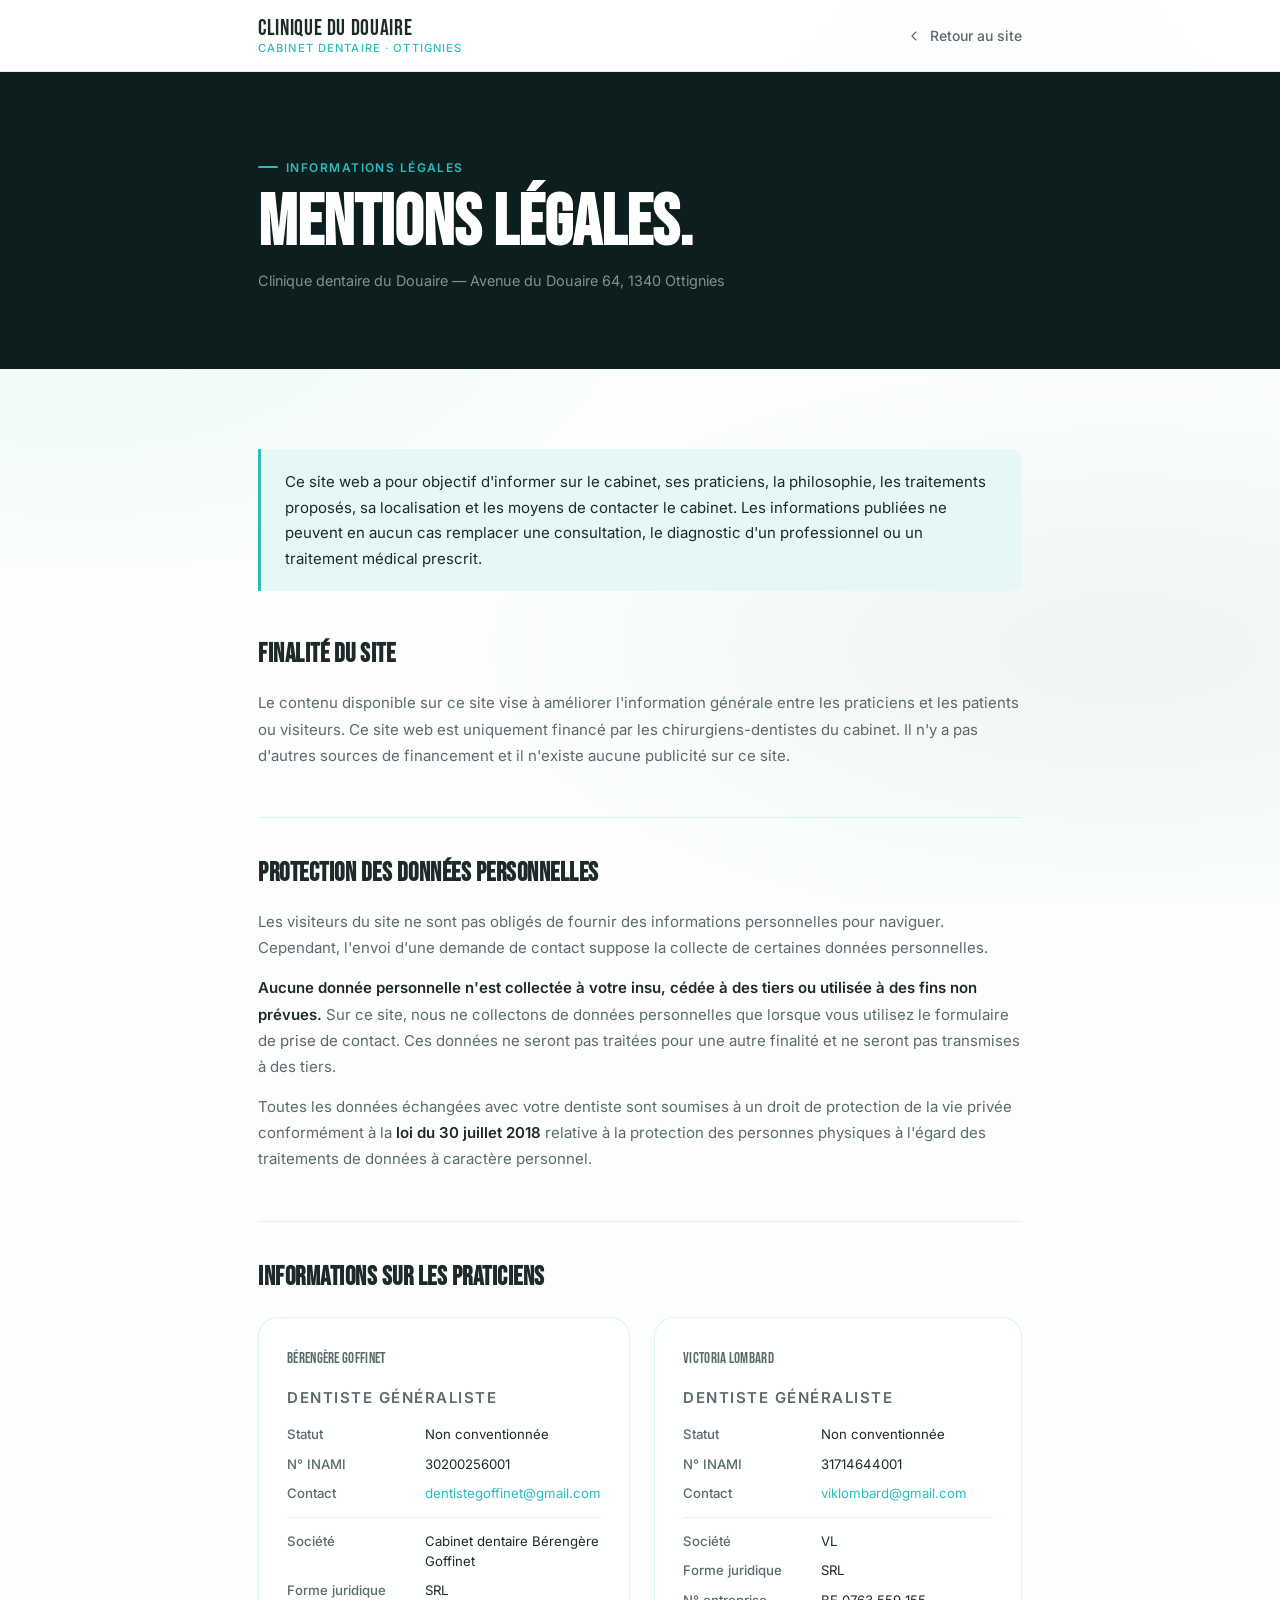
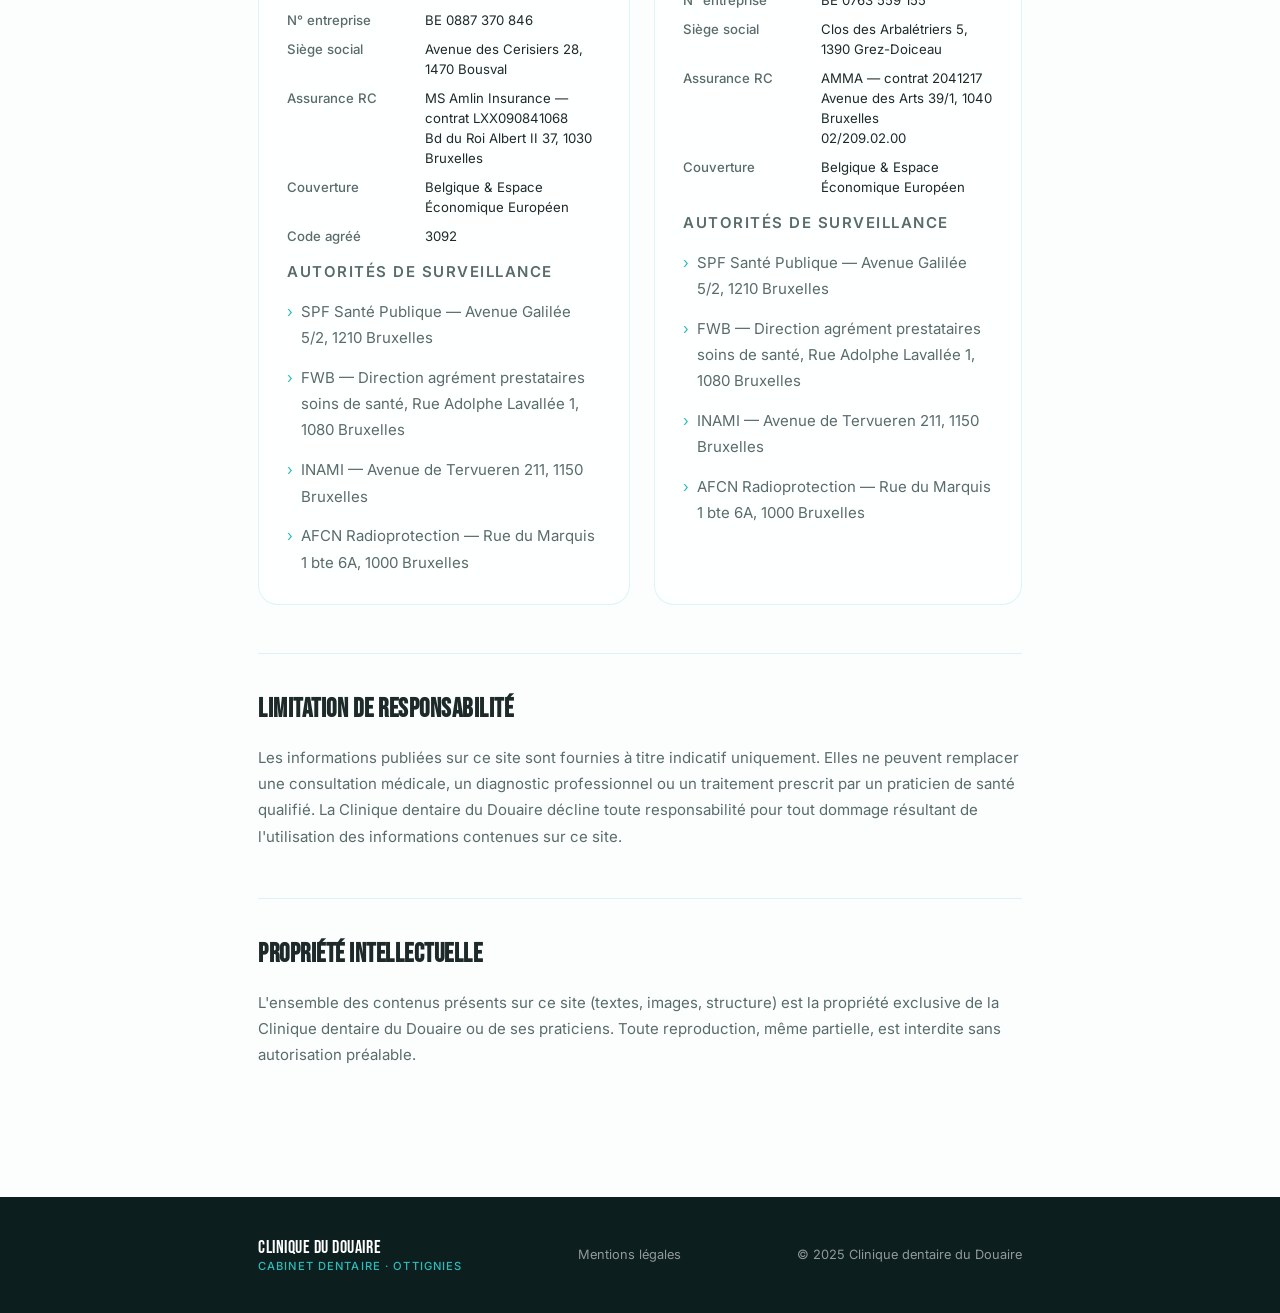
<file: mentions-legales.html>
<!DOCTYPE html>
<html lang="fr">
<head>
  <meta charset="UTF-8">
  <meta name="viewport" content="width=device-width, initial-scale=1.0">
  <title>Mentions légales — Clinique dentaire du Douaire · Ottignies</title>
  <meta name="robots" content="noindex">
  <link rel="preconnect" href="https://fonts.googleapis.com">
  <link rel="preconnect" href="https://fonts.gstatic.com" crossorigin>
  <link href="https://fonts.googleapis.com/css2?family=Bebas+Neue&family=Inter:wght@300;400;500;600&display=swap" rel="stylesheet">
  <link rel="stylesheet" href="assets/cursor.css">
  <style>
    :root {
      --accent:       #2BBCBB;
      --accent-light: #E6F7F7;
      --dark-bg:      #0D1E1E;
      --page-bg:      #FBFEFD;
      --page-texture:
        radial-gradient(ellipse 90% 55% at 78% 8%, rgba(43,188,187,.13), transparent 62%),
        radial-gradient(ellipse 70% 48% at 6% 34%, rgba(43,188,187,.07), transparent 62%),
        radial-gradient(ellipse 80% 50% at 88% 72%, rgba(21,95,95,.055), transparent 64%),
        var(--page-bg);
      --white:        #FFFFFF;
      --grey-50:      #F2F4F4;
      --grey-200:     #D5DADA;
      --grey-400:     #9EABAB;
      --grey-800:     #2E3838;
      --text:         #1E2A2A;
      --text-muted:   #5A6B6B;
      --font-display: 'Bebas Neue', sans-serif;
      --font-body:    'Inter', sans-serif;
      --radius-md:  12px;
      --radius-lg:  20px;
      --radius-full: 9999px;
      --shadow-acc: 0 4px 20px rgba(43,188,187,.28);
      --container: 860px;
      --pad: clamp(1.25rem, 5vw, 3rem);
    }
    *, *::before, *::after { box-sizing: border-box; margin: 0; padding: 0; }
    html { scroll-behavior: smooth; }
    body { font-family: var(--font-body); color: var(--text); background: var(--page-texture); background-attachment: fixed; -webkit-font-smoothing: antialiased; }
    img { display: block; max-width: 100%; }
    a { color: inherit; text-decoration: none; }
    ul { list-style: none; }
    button { cursor: pointer; border: none; background: none; font-family: inherit; }
    svg { fill: none; stroke: currentColor; stroke-width: 1.75; stroke-linecap: round; stroke-linejoin: round; }

    .container { max-width: var(--container); margin-inline: auto; padding-inline: var(--pad); }

    /* NAV */
    header { position: sticky; top: 0; z-index: 100; }
    .nav { background: rgba(255,255,255,.92); backdrop-filter: blur(12px); -webkit-backdrop-filter: blur(12px); border-bottom: 1px solid rgba(43,188,187,.16); padding-block: 1rem; }
    .nav__inner { display: flex; align-items: center; justify-content: space-between; gap: 1.5rem; max-width: var(--container); margin-inline: auto; padding-inline: var(--pad); }
    .nav__logo { display: flex; flex-direction: column; line-height: 1.2; }
    .nav__logo-name { font-family: var(--font-display); font-size: 1.35rem; letter-spacing: .03em; color: var(--text); }
    .nav__logo-sub { font-size: .7rem; letter-spacing: .1em; text-transform: uppercase; color: var(--accent); font-weight: 500; }
    .nav__back { display: flex; align-items: center; gap: .5rem; font-size: .875rem; font-weight: 500; color: var(--text-muted); transition: color .2s; }
    .nav__back:hover { color: var(--accent); }

    /* PAGE HEADER */
    .page-header {
      background: var(--dark-bg);
      padding-block: clamp(3rem, 7vw, 5rem);
    }
    .page-header__tag {
      display: inline-flex;
      align-items: center;
      gap: .5rem;
      font-size: .75rem;
      font-weight: 600;
      letter-spacing: .12em;
      text-transform: uppercase;
      color: var(--accent);
      margin-bottom: .85rem;
    }
    .page-header__tag::before { content: ''; display: block; width: 20px; height: 2px; background: var(--accent); border-radius: 2px; }
    .page-header__title {
      font-family: var(--font-display);
      font-size: clamp(2.5rem, 6vw, 4.5rem);
      line-height: 1.0;
      color: var(--white);
      margin-bottom: .75rem;
    }
    .page-header__sub {
      font-size: .9rem;
      color: rgba(255,255,255,.5);
    }

    /* CONTENT */
    .content {
      padding-block: clamp(3rem, 7vw, 5rem);
    }

    .legal-intro {
      background: var(--accent-light);
      border-left: 3px solid var(--accent);
      border-radius: 0 var(--radius-md) var(--radius-md) 0;
      padding: 1.25rem 1.5rem;
      margin-bottom: 3rem;
      font-size: .9375rem;
      line-height: 1.7;
      color: var(--text);
    }

    .legal-section {
      margin-bottom: 3rem;
    }
    .legal-section + .legal-section {
      padding-top: 2.5rem;
      border-top: 1px solid rgba(43,188,187,.16);
    }
    .legal-section__title {
      font-family: var(--font-display);
      font-size: 1.6rem;
      letter-spacing: .02em;
      margin-bottom: 1.25rem;
      color: var(--text);
    }
    .legal-section p {
      font-size: .9375rem;
      line-height: 1.75;
      color: var(--text-muted);
      margin-bottom: .85rem;
    }
    .legal-section p:last-child { margin-bottom: 0; }
    .legal-section strong { color: var(--text); font-weight: 600; }

    /* PRACTITIONER CARDS */
    .practitioners {
      display: grid;
      grid-template-columns: 1fr 1fr;
      gap: 1.5rem;
      margin-top: 1.5rem;
    }
    .practitioner-card {
      background: rgba(255,255,255,.7);
      border: 1px solid rgba(43,188,187,.16);
      border-radius: var(--radius-lg);
      padding: 1.75rem;
    }
    .practitioner-card__name {
      font-family: var(--font-display);
      font-size: 1.35rem;
      letter-spacing: .02em;
      margin-bottom: .25rem;
    }
    .practitioner-card__role {
      font-size: .75rem;
      font-weight: 600;
      letter-spacing: .1em;
      text-transform: uppercase;
      color: var(--accent);
      margin-bottom: 1.25rem;
    }
    .practitioner-card__rows {
      display: flex;
      flex-direction: column;
      gap: .6rem;
    }
    .practitioner-card__row {
      display: grid;
      grid-template-columns: 130px 1fr;
      gap: .5rem;
      font-size: .825rem;
      line-height: 1.5;
    }
    .practitioner-card__row dt {
      color: var(--text-muted);
      font-weight: 500;
    }
    .practitioner-card__row dd {
      color: var(--text);
    }
    .practitioner-card__row dd a {
      color: var(--accent);
    }
    .practitioner-card__row dd a:hover {
      text-decoration: underline;
    }
    .practitioner-card__divider {
      height: 1px;
      background: rgba(43,188,187,.16);
      margin-block: .85rem;
    }
    .practitioner-card__authorities {
      margin-top: .75rem;
    }
    .practitioner-card__authorities-title {
      font-size: .7rem;
      font-weight: 600;
      letter-spacing: .1em;
      text-transform: uppercase;
      color: var(--text-muted);
      margin-bottom: .5rem;
    }
    .practitioner-card__authority {
      font-size: .8rem;
      line-height: 1.55;
      color: var(--text-muted);
      padding-left: .85rem;
      position: relative;
      margin-bottom: .25rem;
    }
    .practitioner-card__authority::before {
      content: '›';
      position: absolute;
      left: 0;
      color: var(--accent);
    }

    /* FOOTER */
    .footer { background: var(--dark-bg); padding-block: 2.5rem; }
    .footer__inner { display: flex; align-items: center; justify-content: space-between; gap: 1.5rem; flex-wrap: wrap; max-width: var(--container); margin-inline: auto; padding-inline: var(--pad); }
    .footer__logo { font-family: var(--font-display); font-size: 1.1rem; letter-spacing: .03em; color: var(--white); }
    .footer__logo span { display: block; font-family: var(--font-body); font-size: .7rem; letter-spacing: .1em; text-transform: uppercase; color: var(--accent); font-weight: 500; margin-top: .1rem; }
    .footer__links { display: flex; gap: 1.75rem; }
    .footer__links a { font-size: .8rem; color: rgba(255,255,255,.55); transition: color .2s; }
    .footer__links a:hover { color: var(--white); }
    .footer__copy { font-size: .8rem; color: rgba(255,255,255,.55); }

    @media (max-width: 640px) {
      .practitioners { grid-template-columns: 1fr; }
      .practitioner-card__row { grid-template-columns: 1fr; gap: .15rem; }
      .footer__inner { flex-direction: column; align-items: flex-start; }
    }
  </style>
</head>
<body>

<!-- NAV -->
<nav class="nav">
  <div class="nav__inner">
    <a href="index.html" class="nav__logo">
      <span class="nav__logo-name">Clinique du Douaire</span>
      <span class="nav__logo-sub">Cabinet dentaire · Ottignies</span>
    </a>
    <a href="index.html" class="nav__back">
      <svg width="16" height="16" viewBox="0 0 24 24"><polyline points="15 18 9 12 15 6"/></svg>
      Retour au site
    </a>
  </div>
</nav>

<!-- HEADER -->
<header class="page-header">
  <div class="container">
    <p class="page-header__tag">Informations légales</p>
    <h1 class="page-header__title">Mentions légales.</h1>
    <p class="page-header__sub">Clinique dentaire du Douaire — Avenue du Douaire 64, 1340 Ottignies</p>
  </div>
</header>

<!-- CONTENT -->
<main class="content">
  <div class="container">

    <!-- Intro -->
    <div class="legal-intro">
      Ce site web a pour objectif d'informer sur le cabinet, ses praticiens, la philosophie, les traitements proposés, sa localisation et les moyens de contacter le cabinet. Les informations publiées ne peuvent en aucun cas remplacer une consultation, le diagnostic d'un professionnel ou un traitement médical prescrit.
    </div>

    <!-- Finalité du site -->
    <div class="legal-section">
      <h2 class="legal-section__title">Finalité du site</h2>
      <p>Le contenu disponible sur ce site vise à améliorer l'information générale entre les praticiens et les patients ou visiteurs. Ce site web est uniquement financé par les chirurgiens-dentistes du cabinet. Il n'y a pas d'autres sources de financement et il n'existe aucune publicité sur ce site.</p>
    </div>

    <!-- Données personnelles -->
    <div class="legal-section" id="données">
      <h2 class="legal-section__title">Protection des données personnelles</h2>
      <p>Les visiteurs du site ne sont pas obligés de fournir des informations personnelles pour naviguer. Cependant, l'envoi d'une demande de contact suppose la collecte de certaines données personnelles.</p>
      <p><strong>Aucune donnée personnelle n'est collectée à votre insu, cédée à des tiers ou utilisée à des fins non prévues.</strong> Sur ce site, nous ne collectons de données personnelles que lorsque vous utilisez le formulaire de prise de contact. Ces données ne seront pas traitées pour une autre finalité et ne seront pas transmises à des tiers.</p>
      <p>Toutes les données échangées avec votre dentiste sont soumises à un droit de protection de la vie privée conformément à la <strong>loi du 30 juillet 2018</strong> relative à la protection des personnes physiques à l'égard des traitements de données à caractère personnel.</p>
    </div>

    <!-- Praticiens -->
    <div class="legal-section">
      <h2 class="legal-section__title">Informations sur les praticiens</h2>
      <div class="practitioners">

        <!-- Bérengère Goffinet -->
        <div class="practitioner-card">
          <p class="practitioner-card__name">Bérengère Goffinet</p>
          <p class="practitioner-card__role">Dentiste généraliste</p>
          <dl class="practitioner-card__rows">
            <div class="practitioner-card__row">
              <dt>Statut</dt>
              <dd>Non conventionnée</dd>
            </div>
            <div class="practitioner-card__row">
              <dt>N° INAMI</dt>
              <dd>30200256001</dd>
            </div>
            <div class="practitioner-card__row">
              <dt>Contact</dt>
              <dd><a href="mailto:dentistegoffinet@gmail.com">dentistegoffinet@gmail.com</a></dd>
            </div>
          </dl>
          <div class="practitioner-card__divider"></div>
          <dl class="practitioner-card__rows">
            <div class="practitioner-card__row">
              <dt>Société</dt>
              <dd>Cabinet dentaire Bérengère Goffinet</dd>
            </div>
            <div class="practitioner-card__row">
              <dt>Forme juridique</dt>
              <dd>SRL</dd>
            </div>
            <div class="practitioner-card__row">
              <dt>N° entreprise</dt>
              <dd>BE 0887 370 846</dd>
            </div>
            <div class="practitioner-card__row">
              <dt>Siège social</dt>
              <dd>Avenue des Cerisiers 28, 1470 Bousval</dd>
            </div>
            <div class="practitioner-card__row">
              <dt>Assurance RC</dt>
              <dd>MS Amlin Insurance — contrat LXX090841068<br>Bd du Roi Albert II 37, 1030 Bruxelles</dd>
            </div>
            <div class="practitioner-card__row">
              <dt>Couverture</dt>
              <dd>Belgique &amp; Espace Économique Européen</dd>
            </div>
            <div class="practitioner-card__row">
              <dt>Code agréé</dt>
              <dd>3092</dd>
            </div>
          </dl>
          <div class="practitioner-card__authorities">
            <p class="practitioner-card__authorities-title">Autorités de surveillance</p>
            <p class="practitioner-card__authority">SPF Santé Publique — Avenue Galilée 5/2, 1210 Bruxelles</p>
            <p class="practitioner-card__authority">FWB — Direction agrément prestataires soins de santé, Rue Adolphe Lavallée 1, 1080 Bruxelles</p>
            <p class="practitioner-card__authority">INAMI — Avenue de Tervueren 211, 1150 Bruxelles</p>
            <p class="practitioner-card__authority">AFCN Radioprotection — Rue du Marquis 1 bte 6A, 1000 Bruxelles</p>
          </div>
        </div>

        <!-- Victoria Lombard -->
        <div class="practitioner-card">
          <p class="practitioner-card__name">Victoria Lombard</p>
          <p class="practitioner-card__role">Dentiste généraliste</p>
          <dl class="practitioner-card__rows">
            <div class="practitioner-card__row">
              <dt>Statut</dt>
              <dd>Non conventionnée</dd>
            </div>
            <div class="practitioner-card__row">
              <dt>N° INAMI</dt>
              <dd>31714644001</dd>
            </div>
            <div class="practitioner-card__row">
              <dt>Contact</dt>
              <dd><a href="mailto:viklombard@gmail.com">viklombard@gmail.com</a></dd>
            </div>
          </dl>
          <div class="practitioner-card__divider"></div>
          <dl class="practitioner-card__rows">
            <div class="practitioner-card__row">
              <dt>Société</dt>
              <dd>VL</dd>
            </div>
            <div class="practitioner-card__row">
              <dt>Forme juridique</dt>
              <dd>SRL</dd>
            </div>
            <div class="practitioner-card__row">
              <dt>N° entreprise</dt>
              <dd>BE 0763 559 155</dd>
            </div>
            <div class="practitioner-card__row">
              <dt>Siège social</dt>
              <dd>Clos des Arbalétriers 5, 1390 Grez-Doiceau</dd>
            </div>
            <div class="practitioner-card__row">
              <dt>Assurance RC</dt>
              <dd>AMMA — contrat 2041217<br>Avenue des Arts 39/1, 1040 Bruxelles<br>02/209.02.00</dd>
            </div>
            <div class="practitioner-card__row">
              <dt>Couverture</dt>
              <dd>Belgique &amp; Espace Économique Européen</dd>
            </div>
          </dl>
          <div class="practitioner-card__authorities">
            <p class="practitioner-card__authorities-title">Autorités de surveillance</p>
            <p class="practitioner-card__authority">SPF Santé Publique — Avenue Galilée 5/2, 1210 Bruxelles</p>
            <p class="practitioner-card__authority">FWB — Direction agrément prestataires soins de santé, Rue Adolphe Lavallée 1, 1080 Bruxelles</p>
            <p class="practitioner-card__authority">INAMI — Avenue de Tervueren 211, 1150 Bruxelles</p>
            <p class="practitioner-card__authority">AFCN Radioprotection — Rue du Marquis 1 bte 6A, 1000 Bruxelles</p>
          </div>
        </div>

      </div>
    </div>

    <!-- Responsabilité -->
    <div class="legal-section">
      <h2 class="legal-section__title">Limitation de responsabilité</h2>
      <p>Les informations publiées sur ce site sont fournies à titre indicatif uniquement. Elles ne peuvent remplacer une consultation médicale, un diagnostic professionnel ou un traitement prescrit par un praticien de santé qualifié. La Clinique dentaire du Douaire décline toute responsabilité pour tout dommage résultant de l'utilisation des informations contenues sur ce site.</p>
    </div>

    <!-- Propriété intellectuelle -->
    <div class="legal-section">
      <h2 class="legal-section__title">Propriété intellectuelle</h2>
      <p>L'ensemble des contenus présents sur ce site (textes, images, structure) est la propriété exclusive de la Clinique dentaire du Douaire ou de ses praticiens. Toute reproduction, même partielle, est interdite sans autorisation préalable.</p>
    </div>

  </div>
</main>

<!-- FOOTER -->
<footer class="footer">
  <div class="footer__inner">
    <div class="footer__logo">
      Clinique du Douaire
      <span>Cabinet dentaire · Ottignies</span>
    </div>
    <nav class="footer__links">
      <a href="mentions-legales.html">Mentions légales</a>
    </nav>
    <p class="footer__copy">© 2025 Clinique dentaire du Douaire</p>
  </div>
</footer>

<script src="assets/cursor.js" defer></script>
</body>
</html>
</file>
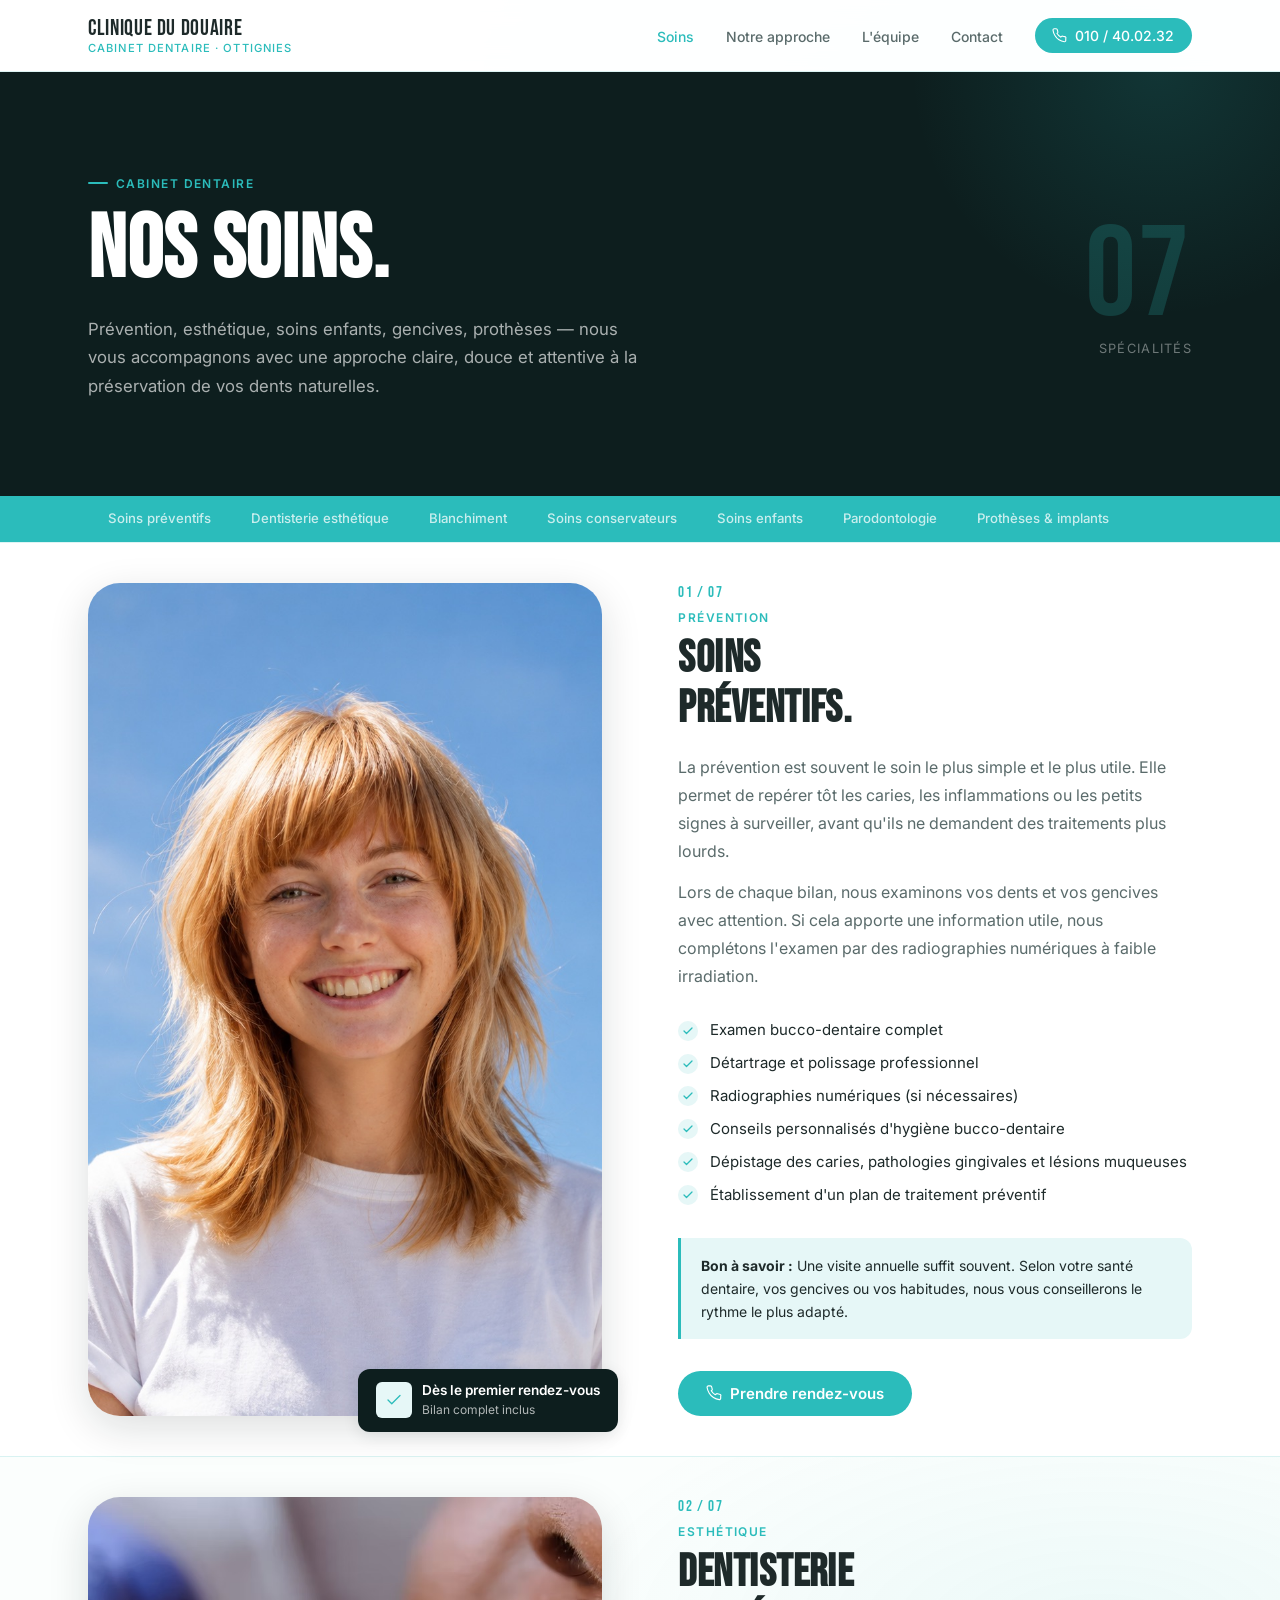
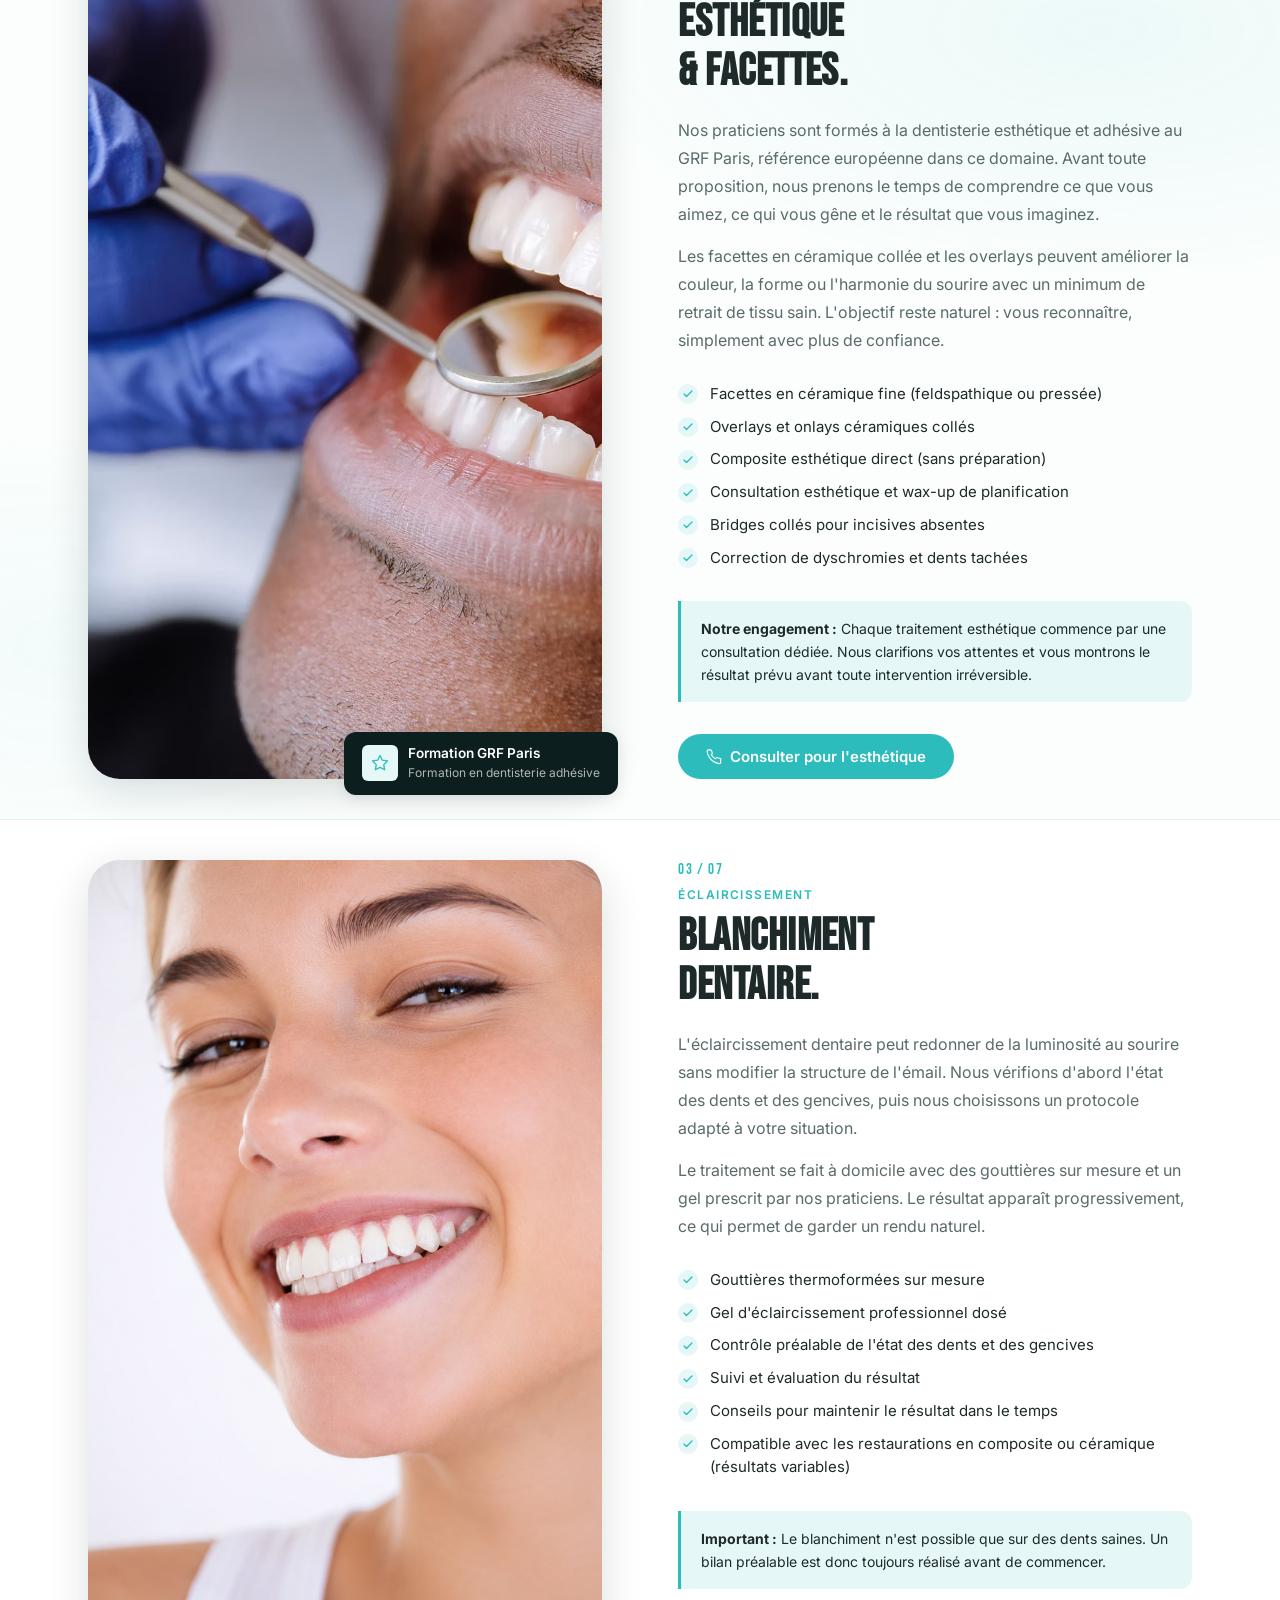
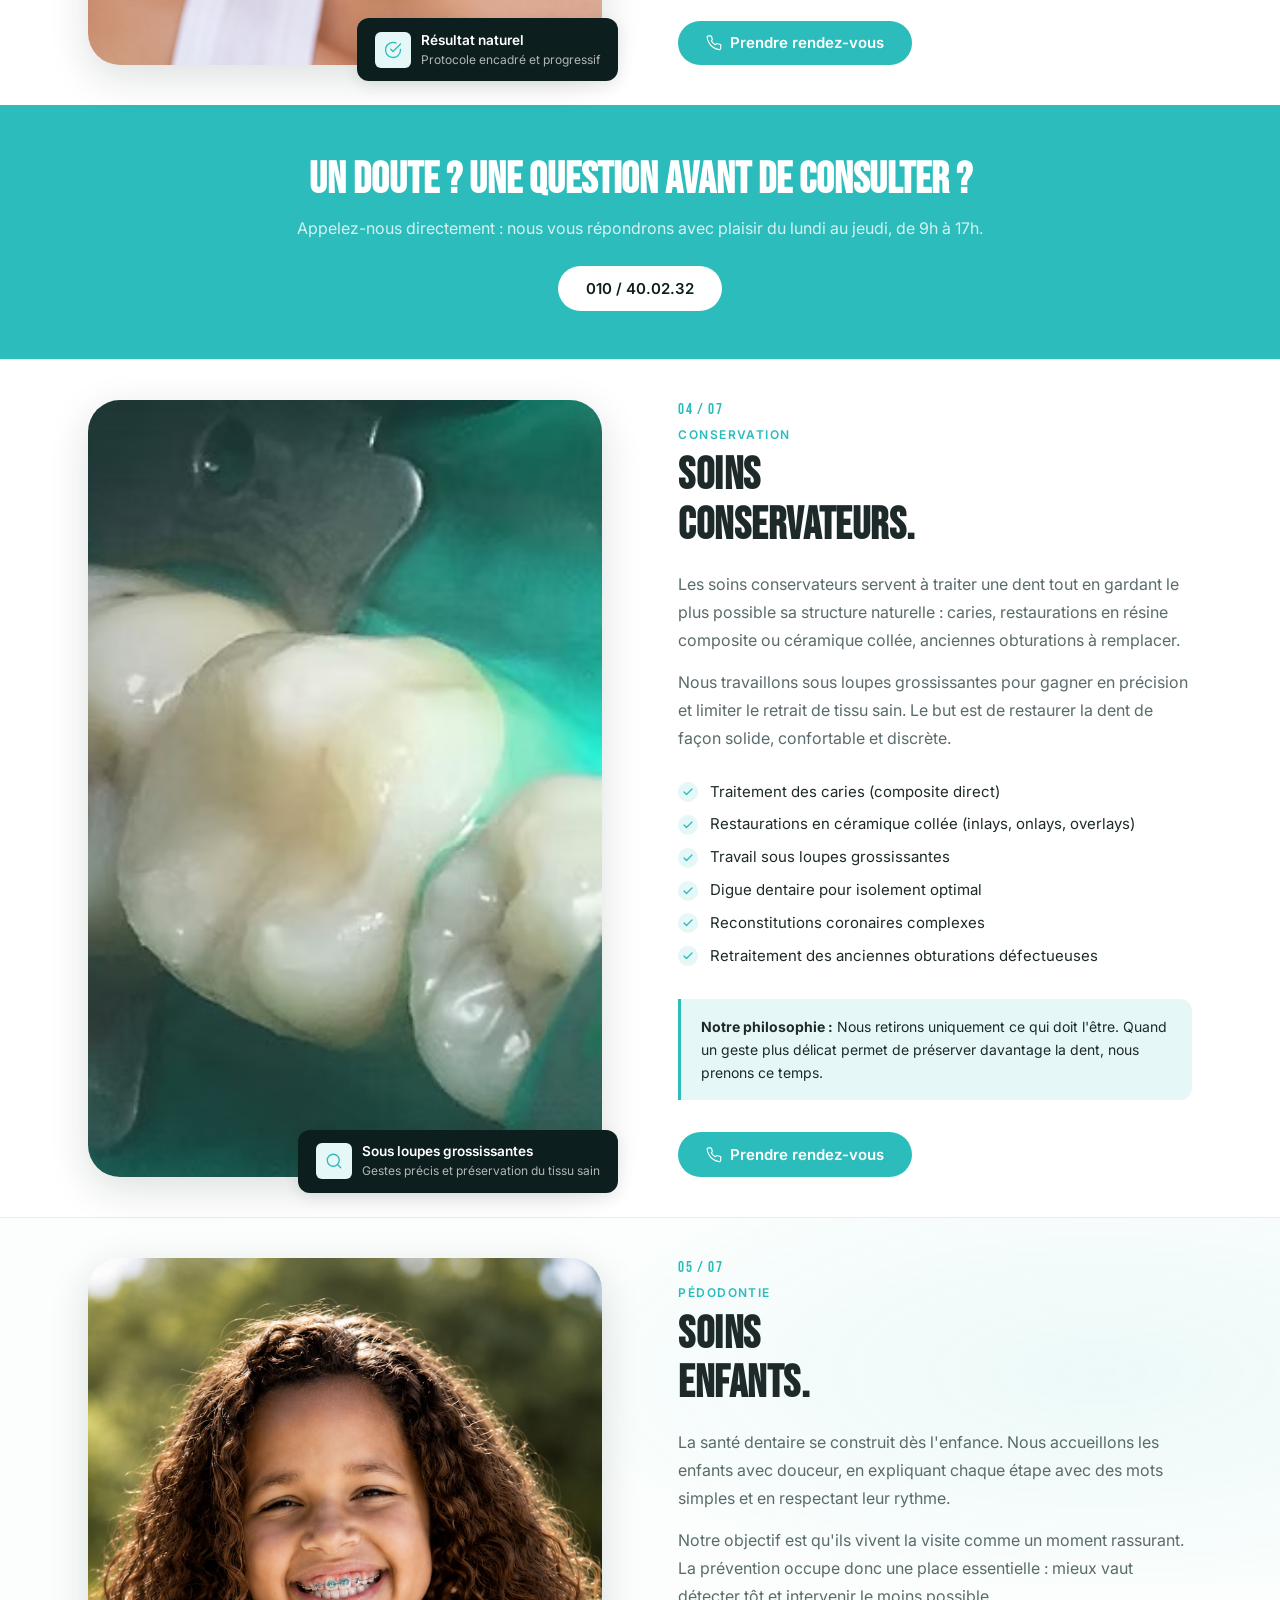
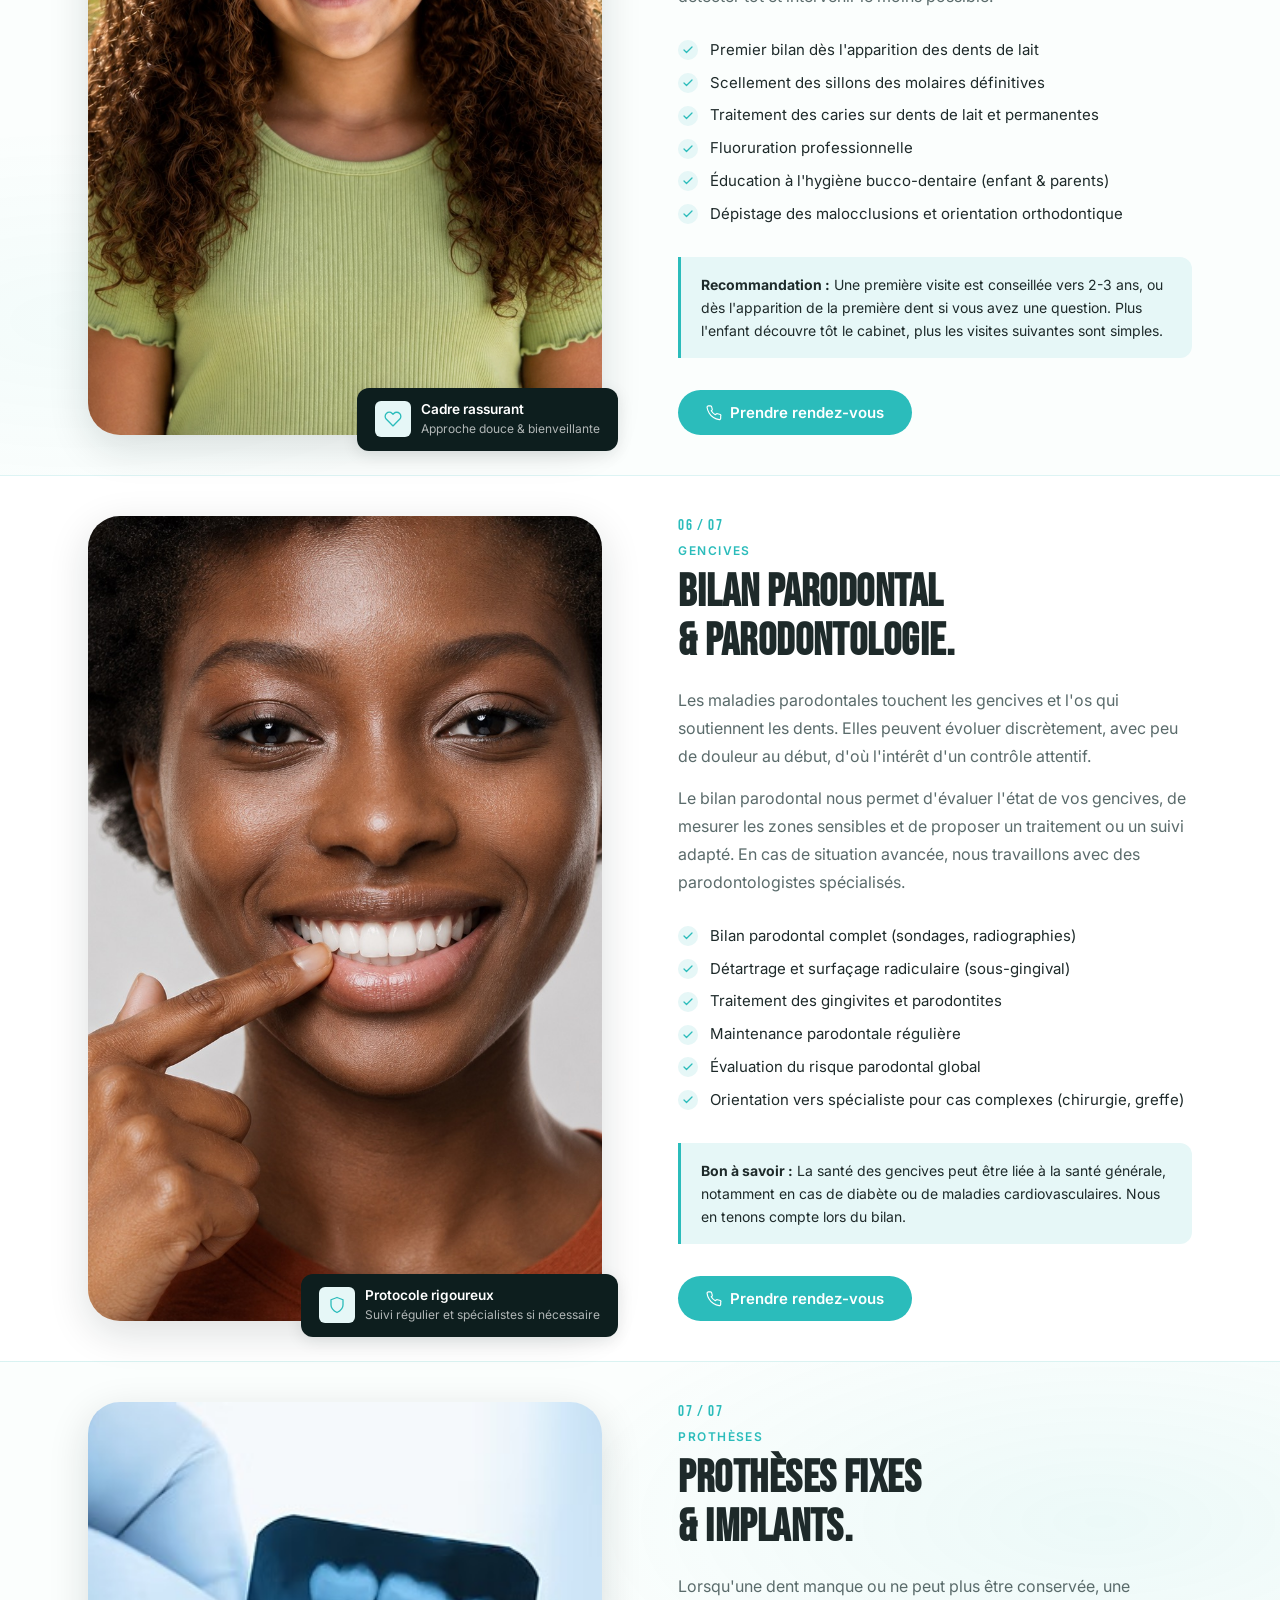
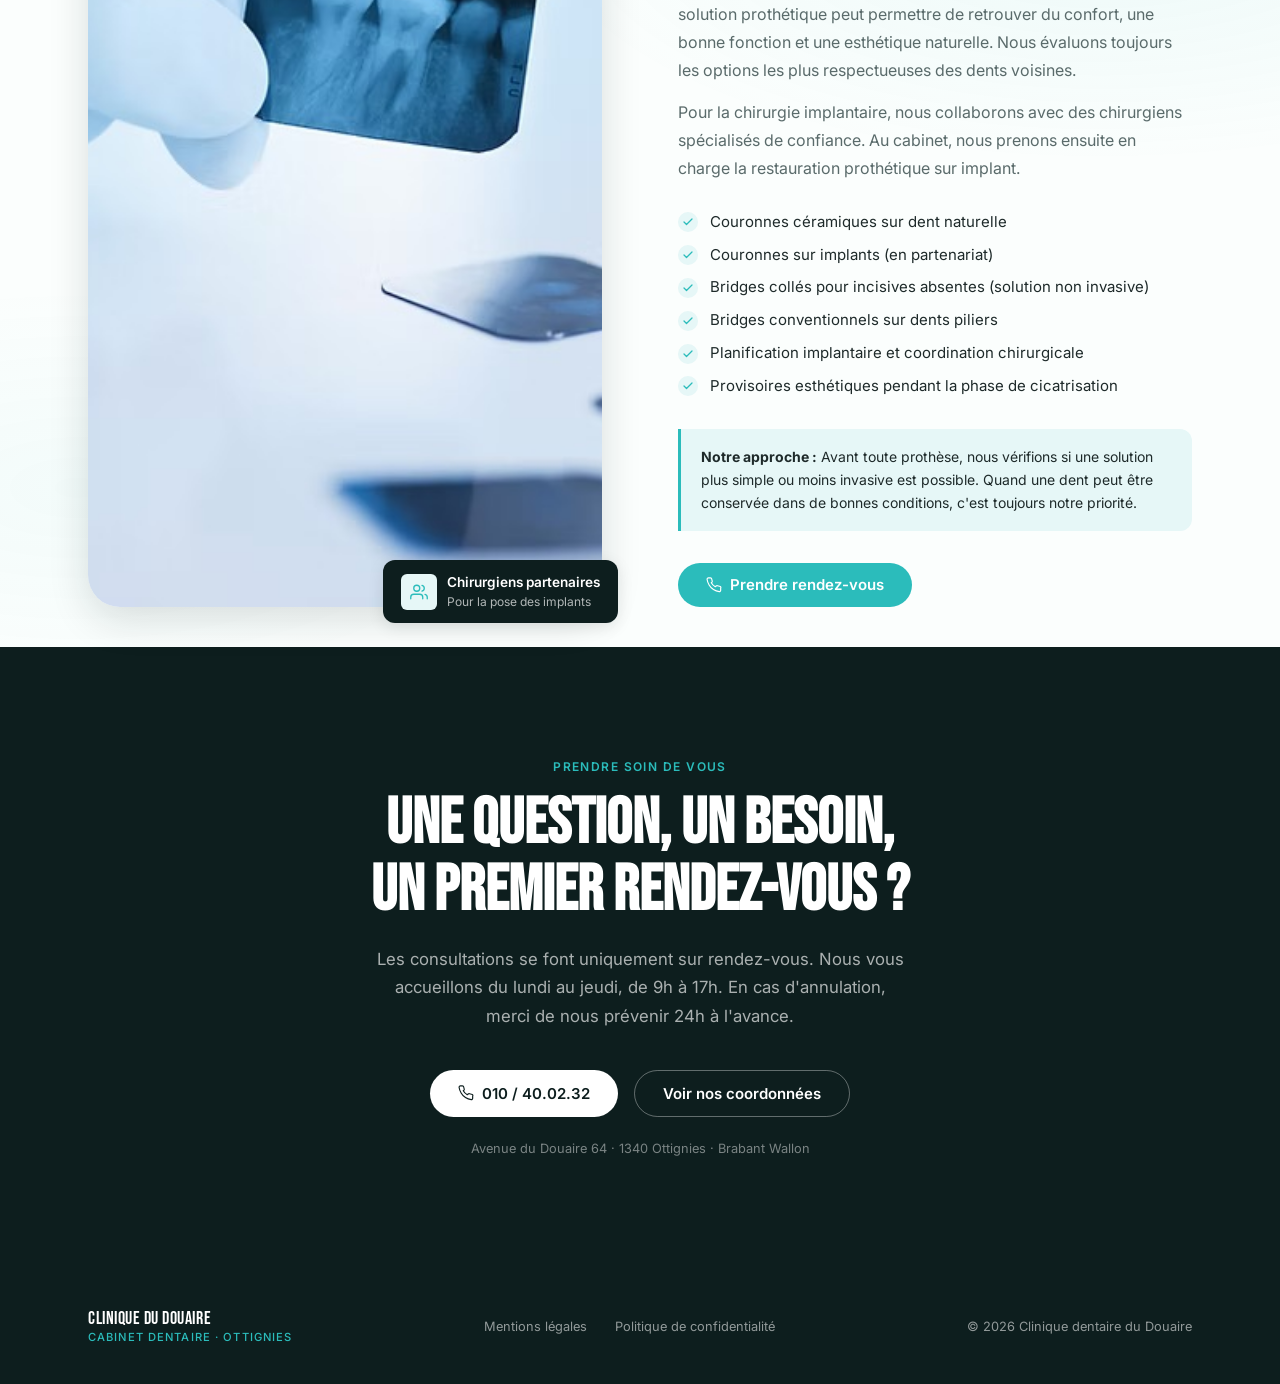
<file: services.html>
<!DOCTYPE html>
<html lang="fr">
<head>
  <meta charset="UTF-8">
  <meta name="viewport" content="width=device-width, initial-scale=1.0">
  <title>Soins dentaires à Ottignies | Esthétique, facettes, enfants, implants</title>
  <meta name="description" content="Soins dentaires à Ottignies-Louvain-la-Neuve : prévention, dentisterie esthétique, facettes, blanchiment, soins enfants, parodontologie, prothèses et implants.">
  <meta name="robots" content="index, follow">
  <meta name="author" content="Clinique dentaire du Douaire">
  <link rel="canonical" href="https://dentistegoffinet.com/services.html">
  <meta property="og:type" content="website">
  <meta property="og:locale" content="fr_BE">
  <meta property="og:site_name" content="Clinique dentaire du Douaire">
  <meta property="og:title" content="Soins dentaires à Ottignies">
  <meta property="og:description" content="Prévention, esthétique dentaire, facettes, blanchiment, soins enfants, parodontologie, prothèses et implants à Ottignies-Louvain-la-Neuve.">
  <meta property="og:url" content="https://dentistegoffinet.com/services.html">
  <meta property="og:image" content="https://dentistegoffinet.com/assets/esthetique.jpeg">
  <meta name="twitter:card" content="summary_large_image">
  <meta name="twitter:title" content="Soins dentaires à Ottignies">
  <meta name="twitter:description" content="Découvrez les soins de la Clinique dentaire du Douaire : prévention, esthétique, enfants, gencives, prothèses et implants.">
  <meta name="twitter:image" content="https://dentistegoffinet.com/assets/esthetique.jpeg">
  <link rel="preconnect" href="https://fonts.googleapis.com">
  <link rel="preconnect" href="https://fonts.gstatic.com" crossorigin>
  <link href="https://fonts.googleapis.com/css2?family=Bebas+Neue&amp;family=Inter:wght@300;400;500;600&amp;display=swap" rel="stylesheet">
  <link rel="prefetch" href="index.html">
  <link rel="stylesheet" href="assets/cursor.css">
  <script type="application/ld+json">
  {
    "@context": "https://schema.org",
    "@type": "MedicalWebPage",
    "@id": "https://dentistegoffinet.com/services.html#webpage",
    "url": "https://dentistegoffinet.com/services.html",
    "name": "Soins dentaires à Ottignies",
    "description": "Soins préventifs, dentisterie esthétique, facettes, blanchiment, soins enfants, parodontologie, prothèses et implants à Ottignies-Louvain-la-Neuve.",
    "about": {
      "@type": "Dentist",
      "@id": "https://dentistegoffinet.com/#clinique",
      "name": "Clinique dentaire du Douaire",
      "telephone": "+32 10 40 02 32",
      "address": {
        "@type": "PostalAddress",
        "streetAddress": "Avenue du Douaire 64",
        "postalCode": "1340",
        "addressLocality": "Ottignies-Louvain-la-Neuve",
        "addressCountry": "BE"
      }
    },
    "mainEntity": {
      "@type": "ItemList",
      "itemListElement": [
        { "@type": "ListItem", "position": 1, "name": "Soins préventifs", "url": "https://dentistegoffinet.com/services.html#preventif" },
        { "@type": "ListItem", "position": 2, "name": "Dentisterie esthétique et facettes", "url": "https://dentistegoffinet.com/services.html#esthetique" },
        { "@type": "ListItem", "position": 3, "name": "Blanchiment dentaire", "url": "https://dentistegoffinet.com/services.html#blanchiment" },
        { "@type": "ListItem", "position": 4, "name": "Soins conservateurs", "url": "https://dentistegoffinet.com/services.html#conservateurs" },
        { "@type": "ListItem", "position": 5, "name": "Soins enfants", "url": "https://dentistegoffinet.com/services.html#enfants" },
        { "@type": "ListItem", "position": 6, "name": "Parodontologie", "url": "https://dentistegoffinet.com/services.html#parodontologie" },
        { "@type": "ListItem", "position": 7, "name": "Prothèses fixes et implants", "url": "https://dentistegoffinet.com/services.html#implants" }
      ]
    }
  }
  </script>
  <style>
    /* ─── TOKENS ─────────────────────────────────────────────── */
    :root {
      --accent:        #2BBCBB;
      --accent-light:  #E6F7F7;
      --accent-hover:  #229B9A;
      --accent-dark:   #155F5F;
      --dark-bg:       #0D1E1E;
      --page-bg:       #FBFEFD;
      --page-texture:
        radial-gradient(ellipse 90% 55% at 78% 8%, rgba(43,188,187,.13), transparent 62%),
        radial-gradient(ellipse 70% 48% at 6% 34%, rgba(43,188,187,.07), transparent 62%),
        radial-gradient(ellipse 80% 50% at 88% 72%, rgba(21,95,95,.055), transparent 64%),
        var(--page-bg);
      --white:         #FFFFFF;
      --off-white:     #F8F9F9;
      --grey-50:       #F2F4F4;
      --grey-200:      #D5DADA;
      --grey-400:      #9EABAB;
      --grey-600:      #616D6D;
      --grey-800:      #2E3838;
      --text:          #1E2A2A;
      --text-muted:    #5A6B6B;
      --font-display:  'Bebas Neue', sans-serif;
      --font-body:     'Inter', sans-serif;
      --radius-sm:  6px;
      --radius-md:  12px;
      --radius-lg:  20px;
      --radius-xl:  32px;
      --radius-full: 9999px;
      --shadow-sm:  0 1px 3px rgba(13,30,30,.08);
      --shadow-md:  0 4px 16px rgba(13,30,30,.10);
      --shadow-lg:  0 12px 40px rgba(13,30,30,.14);
      --shadow-acc: 0 4px 20px rgba(43,188,187,.28);
      --ease-out: cubic-bezier(0.0, 0.0, 0.2, 1.0);
      --section-y: clamp(4rem, 8vw, 7rem);
      --container: 1200px;
      --pad: clamp(1.25rem, 5vw, 3rem);
    }

    /* ─── RESET ──────────────────────────────────────────────── */
    *, *::before, *::after { box-sizing: border-box; margin: 0; padding: 0; }
    html { scroll-behavior: smooth; }
    body { font-family: var(--font-body); color: var(--text); background: var(--page-texture); background-attachment: fixed; -webkit-font-smoothing: antialiased; }
    img { display: block; max-width: 100%; }
    a { color: inherit; text-decoration: none; }
    ul { list-style: none; }
    button { cursor: pointer; border: none; background: none; font-family: inherit; }
    svg { fill: none; stroke: currentColor; stroke-width: 1.75; stroke-linecap: round; stroke-linejoin: round; }

    /* ─── LAYOUT ─────────────────────────────────────────────── */
    .container { max-width: var(--container); margin-inline: auto; padding-inline: var(--pad); }

    /* ─── REVEAL ─────────────────────────────────────────────── */
    .reveal { opacity: 0; transform: translateY(20px); transition: opacity .55s var(--ease-out), transform .55s var(--ease-out); }
    .reveal.visible { opacity: 1; transform: none; }
    .reveal-delay-1 { transition-delay: .1s; }
    .reveal-delay-2 { transition-delay: .2s; }
    .reveal-delay-3 { transition-delay: .3s; }

    /* ─── NAV ────────────────────────────────────────────────── */
    header { position: sticky; top: 0; z-index: 100; }
    .nav { background: rgba(255,255,255,.92); backdrop-filter: blur(12px); -webkit-backdrop-filter: blur(12px); border-bottom: 1px solid rgba(43,188,187,.16); padding-block: 1rem; }
    .nav__inner { display: flex; align-items: center; justify-content: space-between; gap: 1.5rem; }
    .nav__logo { display: flex; flex-direction: column; line-height: 1.2; }
    .nav__logo-name { font-family: var(--font-display); font-size: 1.35rem; letter-spacing: .03em; color: var(--text); }
    .nav__logo-sub { font-size: .7rem; letter-spacing: .1em; text-transform: uppercase; color: var(--accent); font-weight: 500; }
    .nav__links { display: flex; align-items: center; gap: 2rem; }
    .nav__links a { font-size: .875rem; font-weight: 500; color: var(--text-muted); transition: color .2s; }
    .nav__links a:hover, .nav__links a.active { color: var(--accent); }
    .nav__cta { display: flex; align-items: center; gap: .5rem; background: var(--accent); color: var(--white) !important; padding: .55rem 1.1rem; border-radius: var(--radius-full); font-size: .875rem; font-weight: 600; transition: background .2s, box-shadow .2s; }
    .nav__cta:hover { background: var(--accent-hover) !important; box-shadow: var(--shadow-acc); }
    .nav__burger {
      display: none;
      flex-direction: column;
      align-items: center;
      justify-content: center;
      gap: 5px;
      width: 44px;
      height: 44px;
      padding: 0;
      border-radius: var(--radius-full);
      background: var(--accent);
      box-shadow: var(--shadow-acc);
      transition: background .2s, transform .2s, box-shadow .2s;
    }
    .nav__burger:active { transform: scale(.94); }
    .nav__burger.open { background: var(--accent-hover); }
    .nav__burger span {
      display: block;
      width: 19px;
      height: 2px;
      background: var(--white);
      border-radius: 2px;
      transition: transform .25s var(--ease-out), opacity .2s, width .2s;
      transform-origin: center;
    }
    .nav__burger.open span:nth-child(1) { transform: translateY(7px) rotate(45deg); }
    .nav__burger.open span:nth-child(2) { opacity: 0; width: 0; }
    .nav__burger.open span:nth-child(3) { transform: translateY(-7px) rotate(-45deg); }
    .nav__mobile { display: none; flex-direction: column; padding-block: 1rem; border-top: 1px solid rgba(43,188,187,.16); margin-top: .5rem; }
    .nav__mobile.open { display: flex; }
    .nav__mobile a { padding: .75rem 0; font-size: .95rem; font-weight: 500; color: var(--text-muted); border-bottom: 1px solid rgba(43,188,187,.12); }
    .nav__mobile .btn--primary { margin-top: .75rem; text-align: center; justify-content: center; }

    /* ─── PAGE HERO ──────────────────────────────────────────── */
    .page-hero {
      background: var(--dark-bg);
      padding-block: clamp(4rem, 8vw, 6rem);
      overflow: hidden;
      position: relative;
    }
    .page-hero::before {
      content: '';
      position: absolute;
      top: -60%;
      right: -10%;
      width: 500px;
      height: 500px;
      border-radius: 50%;
      background: radial-gradient(circle, rgba(43,188,187,.15) 0%, transparent 70%);
      pointer-events: none;
    }
    .page-hero__inner {
      display: grid;
      grid-template-columns: 1fr auto;
      align-items: center;
      gap: 2rem;
    }
    .page-hero__tag {
      display: inline-flex;
      align-items: center;
      gap: .5rem;
      font-size: .75rem;
      font-weight: 600;
      letter-spacing: .12em;
      text-transform: uppercase;
      color: var(--accent);
      margin-bottom: 1rem;
    }
    .page-hero__tag::before { content: ''; display: block; width: 20px; height: 2px; background: var(--accent); border-radius: 2px; }
    .page-hero__title {
      font-family: var(--font-display);
      font-size: clamp(3rem, 7vw, 5.5rem);
      line-height: 1.0;
      letter-spacing: .01em;
      color: var(--white);
      margin-bottom: 1.25rem;
    }
    .page-hero__desc {
      font-size: 1.05rem;
      line-height: 1.7;
      color: rgba(255,255,255,.65);
      max-width: 52ch;
    }
    .page-hero__count {
      text-align: right;
    }
    .page-hero__count-num {
      font-family: var(--font-display);
      font-size: clamp(4rem, 10vw, 8rem);
      line-height: 1;
      color: rgba(43,188,187,.2);
      letter-spacing: .02em;
    }
    .page-hero__count-label {
      font-size: .8rem;
      color: rgba(255,255,255,.4);
      text-transform: uppercase;
      letter-spacing: .1em;
    }

    /* ─── SERVICES NAV ───────────────────────────────────────── */
    .services-nav {
      position: sticky;
      top: var(--nav-h, 68px);
      z-index: 90;
      background: var(--accent);
      padding-block: 0;
      overflow-x: auto;
      -webkit-overflow-scrolling: touch;
      scrollbar-width: none;
    }
    .services-nav::-webkit-scrollbar { display: none; }
    .services-nav__list {
      display: flex;
      gap: 0;
      min-width: max-content;
    }
    .services-nav__list a {
      display: block;
      padding: .85rem 1.25rem;
      font-size: .825rem;
      font-weight: 500;
      color: rgba(255,255,255,.75);
      white-space: nowrap;
      border-bottom: 2px solid transparent;
      transition: color .15s, border-color .15s;
    }
    .services-nav__list a:hover,
    .services-nav__list a.active {
      color: #fff;
      border-bottom-color: rgba(255,255,255,.9);
    }

    /* ─── SERVICE SECTION ────────────────────────────────────── */
    .service-section {
      padding-block: clamp(2rem, 3.5vw, 2.5rem);
      scroll-margin-top: 120px;
      border-top: 1px solid rgba(43,188,187,.16);
      background:
        radial-gradient(ellipse 72% 44% at 86% 18%, rgba(43,188,187,.07), transparent 62%),
        radial-gradient(ellipse 58% 38% at 6% 82%, rgba(43,188,187,.04), transparent 60%);
    }
    .service-section:first-of-type { border-top: none; }
    .service-section:nth-child(even) {
      background: var(--white);
    }

    .service-layout {
      display: grid;
      grid-template-columns: 1fr 1fr;
      gap: clamp(2.5rem, 6vw, 5rem);
      align-items: stretch;
    }
    .service-layout--reverse .service-visual { order: -1; }

    /* ─── SERVICE VISUAL (placeholder) ──────────────────────── */
    .service-visual { position: relative; display: flex; flex-direction: column; }
    .service-img-wrap {
      position: relative;
      border-radius: var(--radius-xl);
      overflow: hidden;
      flex: 1;
      min-height: 300px;
      box-shadow: var(--shadow-lg);
    }
    .service-img-wrap img {
      width: 100%;
      height: 100%;
      object-fit: cover;
      transition: transform .5s var(--ease-out);
    }
    .service-img-wrap:hover img { transform: scale(1.03); }

    /* Gradient placeholder */
    .service-placeholder {
      width: 100%;
      height: 100%;
      display: flex;
      flex-direction: column;
      align-items: center;
      justify-content: center;
      gap: 1rem;
      position: relative;
    }
    .service-placeholder__icon {
      width: 72px;
      height: 72px;
      border-radius: var(--radius-lg);
      background: rgba(255,255,255,.2);
      display: flex;
      align-items: center;
      justify-content: center;
    }
    .service-placeholder__label {
      font-size: .8rem;
      color: rgba(255,255,255,.7);
      font-weight: 500;
      letter-spacing: .06em;
      text-transform: uppercase;
    }

    .service-badge-float {
      position: absolute;
      bottom: -1rem;
      right: -1rem;
      background: var(--dark-bg);
      color: var(--white);
      border-radius: var(--radius-md);
      box-shadow: var(--shadow-md);
      padding: .85rem 1.1rem;
      display: flex;
      align-items: center;
      gap: .65rem;
      z-index: 2;
    }
    .service-badge-float__icon {
      width: 36px;
      height: 36px;
      border-radius: var(--radius-sm);
      background: var(--accent-light);
      display: flex;
      align-items: center;
      justify-content: center;
      flex-shrink: 0;
    }
    .service-badge-float__text strong { display: block; font-size: .85rem; font-weight: 600; color: var(--white); }
    .service-badge-float__text span { font-size: .75rem; color: rgba(255,255,255,.68); }

    /* ─── SERVICE CONTENT ────────────────────────────────────── */
    .service-content {}
    .service-number {
      font-family: var(--font-display);
      font-size: .95rem;
      letter-spacing: .1em;
      color: var(--accent);
      margin-bottom: .5rem;
    }
    .service-label {
      font-size: .75rem;
      font-weight: 600;
      letter-spacing: .12em;
      text-transform: uppercase;
      color: var(--accent);
      margin-bottom: .6rem;
    }
    .service-title {
      font-family: var(--font-display);
      font-size: clamp(2rem, 3.5vw, 3rem);
      line-height: 1.1;
      letter-spacing: .01em;
      margin-bottom: 1.25rem;
    }
    .service-desc {
      font-size: 1rem;
      line-height: 1.75;
      color: var(--text-muted);
      margin-bottom: 1.75rem;
    }
    .service-desc p + p { margin-top: .85rem; }

    .service-list {
      display: flex;
      flex-direction: column;
      gap: .6rem;
      margin-bottom: 2rem;
    }
    .service-list li {
      display: flex;
      align-items: flex-start;
      gap: .75rem;
      font-size: .9375rem;
      line-height: 1.55;
      color: var(--text);
    }
    .service-list li::before {
      content: '';
      flex-shrink: 0;
      width: 20px;
      height: 20px;
      border-radius: 50%;
      background: var(--accent-light);
      background-image: url("data:image/svg+xml,%3Csvg xmlns='http://www.w3.org/2000/svg' width='12' height='12' viewBox='0 0 24 24' fill='none' stroke='%232BBCBB' stroke-width='2.5' stroke-linecap='round' stroke-linejoin='round'%3E%3Cpolyline points='20 6 9 17 4 12'/%3E%3C/svg%3E");
      background-repeat: no-repeat;
      background-position: center;
      margin-top: .15rem;
    }

    .service-note {
      background: var(--accent-light);
      border-left: 3px solid var(--accent);
      border-radius: 0 var(--radius-md) var(--radius-md) 0;
      padding: 1rem 1.25rem;
      font-size: .875rem;
      line-height: 1.65;
      color: var(--text);
      margin-bottom: 2rem;
    }

    .btn {
      display: inline-flex;
      align-items: center;
      gap: .5rem;
      padding: .8rem 1.75rem;
      border-radius: var(--radius-full);
      font-size: .9375rem;
      font-weight: 600;
      transition: background .2s, box-shadow .2s, color .2s;
    }
    .btn--primary { background: var(--accent); color: var(--white); }
    .btn--primary:hover { background: var(--accent-hover); box-shadow: var(--shadow-acc); }
    .btn--ghost { background: transparent; color: var(--text); border: 1.5px solid rgba(13,30,30,.16); }
    .btn--ghost:hover { border-color: var(--accent); color: var(--accent); }

    /* ─── MINI CTA STRIP ─────────────────────────────────────── */
    .mini-cta {
      background: var(--accent);
      padding-block: 3rem;
      text-align: center;
    }
    .mini-cta__title {
      font-family: var(--font-display);
      font-size: clamp(1.75rem, 3.5vw, 2.75rem);
      color: var(--white);
      margin-bottom: .75rem;
    }
    .mini-cta__text {
      font-size: 1rem;
      color: rgba(255,255,255,.8);
      margin-bottom: 1.75rem;
    }
    .btn--white { background: var(--white); color: var(--dark-bg); }
    .btn--white:hover { background: var(--accent-light); }

    /* ─── BIG CTA ─────────────────────────────────────────────── */
    .cta-section {
      background: var(--dark-bg);
      text-align: center;
      padding-block: clamp(5rem, 10vw, 7rem);
    }
    .cta-section__eyebrow { font-size: .75rem; font-weight: 600; letter-spacing: .12em; text-transform: uppercase; color: var(--accent); margin-bottom: 1rem; }
    .cta-section__title { font-family: var(--font-display); font-size: clamp(2.5rem, 5vw, 4rem); line-height: 1.05; color: var(--white); margin-bottom: 1.25rem; }
    .cta-section__text { font-size: 1.05rem; line-height: 1.7; color: rgba(255,255,255,.65); max-width: 48ch; margin: 0 auto 2.5rem; }
    .cta-section__actions { display: flex; flex-wrap: wrap; gap: 1rem; justify-content: center; }
    .btn--outline-white { background: transparent; color: var(--white); border: 1.5px solid rgba(255,255,255,.35); }
    .btn--outline-white:hover { border-color: var(--white); background: rgba(255,255,255,.08); }
    .cta-section__note { margin-top: 1.5rem; font-size: .8rem; color: rgba(255,255,255,.45); }

    /* ─── FOOTER ─────────────────────────────────────────────── */
    .footer { background: var(--dark-bg); padding-block: 2.5rem; }
    .footer__inner { display: flex; align-items: center; justify-content: space-between; gap: 1.5rem; flex-wrap: wrap; }
    .footer__logo { font-family: var(--font-display); font-size: 1.1rem; letter-spacing: .03em; color: var(--white); }
    .footer__logo span { display: block; font-family: var(--font-body); font-size: .7rem; letter-spacing: .1em; text-transform: uppercase; color: var(--accent); font-weight: 500; margin-top: .1rem; }
    .footer__links { display: flex; gap: 1.75rem; align-items: center; }
    .footer__links a { font-size: .8rem; color: rgba(255,255,255,.55); transition: color .2s; }
    .footer__links a:hover { color: var(--white); }
    .footer__copy { font-size: .8rem; color: rgba(255,255,255,.55); }

    /* ─── RESPONSIVE ─────────────────────────────────────────── */
    @media (max-width: 768px) {
      .nav__links { display: none; }
      .nav__burger { display: flex; }
      .services-nav { display: none; }
      .page-hero__inner { grid-template-columns: 1fr; }
      .page-hero__count { display: none; }
      .service-layout { grid-template-columns: 1fr; }
      .service-layout--reverse .service-visual { order: 0; }
      .service-badge-float { display: none; }
      .footer__inner { flex-direction: column; align-items: flex-start; }
    }
  </style>
</head>
<body>

<!-- NAV -->
<header>
  <nav class="nav">
    <div class="container">
      <div class="nav__inner">
        <a href="index.html" class="nav__logo">
          <span class="nav__logo-name">Clinique du Douaire</span>
          <span class="nav__logo-sub">Cabinet dentaire · Ottignies</span>
        </a>
        <ul class="nav__links">
          <li><a href="services.html" class="active" aria-current="page">Soins</a></li>
          <li><a href="index.html#philosophie">Notre approche</a></li>
          <li><a href="index.html#equipe">L'équipe</a></li>
          <li><a href="index.html#contact">Contact</a></li>
          <li>
            <a href="tel:+3210400232" class="nav__cta">
              <svg width="15" height="15" viewBox="0 0 24 24"><path d="M22 16.92v3a2 2 0 0 1-2.18 2 19.79 19.79 0 0 1-8.63-3.07A19.5 19.5 0 0 1 4.69 12 19.79 19.79 0 0 1 1.61 3.44 2 2 0 0 1 3.59 1.25h3a2 2 0 0 1 2 1.72 12.84 12.84 0 0 0 .7 2.81 2 2 0 0 1-.45 2.11L7.91 8.55a16 16 0 0 0 6 6l1.27-.96a2 2 0 0 1 2.11-.45 12.84 12.84 0 0 0 2.81.7A2 2 0 0 1 22 16.92z"/></svg>
              010 / 40.02.32
            </a>
          </li>
        </ul>
        <button class="nav__burger" id="burger" aria-label="Menu" aria-expanded="false" aria-controls="mobileNav">
          <span></span><span></span><span></span>
        </button>
      </div>
      <nav class="nav__mobile" id="mobileNav">
        <a href="services.html">Soins</a>
        <a href="index.html#philosophie">Notre approche</a>
        <a href="index.html#equipe">L'équipe</a>
        <a href="index.html#contact">Contact</a>
        <a href="tel:+3210400232" class="btn btn--primary">010 / 40.02.32</a>
      </nav>
    </div>
  </nav>
</header>

<!-- PAGE HERO -->
<section class="page-hero">
  <div class="container">
    <div class="page-hero__inner">
      <div>
        <p class="page-hero__tag reveal">Cabinet dentaire</p>
        <h1 class="page-hero__title reveal reveal-delay-1">Nos soins.</h1>
        <p class="page-hero__desc reveal reveal-delay-2">Prévention, esthétique, soins enfants, gencives, prothèses — nous vous accompagnons avec une approche claire, douce et attentive à la préservation de vos dents naturelles.</p>
      </div>
      <div class="page-hero__count reveal">
        <div class="page-hero__count-num">07</div>
        <p class="page-hero__count-label">spécialités</p>
      </div>
    </div>
  </div>
</section>

<!-- SERVICES NAV -->
<nav class="services-nav" id="servicesNav">
  <div class="container" style="padding-block:0;">
    <ul class="services-nav__list">
      <li><a href="#preventif">Soins préventifs</a></li>
      <li><a href="#esthetique">Dentisterie esthétique</a></li>
      <li><a href="#blanchiment">Blanchiment</a></li>
      <li><a href="#conservateurs">Soins conservateurs</a></li>
      <li><a href="#enfants">Soins enfants</a></li>
      <li><a href="#parodontologie">Parodontologie</a></li>
      <li><a href="#implants">Prothèses &amp; implants</a></li>
    </ul>
  </div>
</nav>

<!-- ═══ 01 — SOINS PRÉVENTIFS ══════════════════════════════════ -->
<section class="service-section" id="preventif">
  <div class="container">
    <div class="service-layout">
      <div class="service-visual reveal">
        <div class="service-img-wrap">
          <img src="assets/woman3.jpeg" alt="Soins préventifs" style="width:100%;height:100%;object-fit:cover;" loading="lazy">
        </div>
        <div class="service-badge-float">
          <div class="service-badge-float__icon">
            <svg width="18" height="18" viewBox="0 0 24 24" color="var(--accent)"><polyline points="20 6 9 17 4 12"/></svg>
          </div>
          <div class="service-badge-float__text">
            <strong>Dès le premier rendez-vous</strong>
            <span>Bilan complet inclus</span>
          </div>
        </div>
      </div>
      <div class="service-content">
        <p class="service-number">01 / 07</p>
        <p class="service-label">Prévention</p>
        <h2 class="service-title reveal reveal-delay-1">Soins<br>préventifs.</h2>
        <div class="service-desc reveal reveal-delay-2">
          <p>La prévention est souvent le soin le plus simple et le plus utile. Elle permet de repérer tôt les caries, les inflammations ou les petits signes à surveiller, avant qu'ils ne demandent des traitements plus lourds.</p>
          <p>Lors de chaque bilan, nous examinons vos dents et vos gencives avec attention. Si cela apporte une information utile, nous complétons l'examen par des radiographies numériques à faible irradiation.</p>
        </div>
        <ul class="service-list reveal reveal-delay-2">
          <li>Examen bucco-dentaire complet</li>
          <li>Détartrage et polissage professionnel</li>
          <li>Radiographies numériques (si nécessaires)</li>
          <li>Conseils personnalisés d'hygiène bucco-dentaire</li>
          <li>Dépistage des caries, pathologies gingivales et lésions muqueuses</li>
          <li>Établissement d'un plan de traitement préventif</li>
        </ul>
        <div class="service-note reveal reveal-delay-3">
          <strong>Bon à savoir :</strong> Une visite annuelle suffit souvent. Selon votre santé dentaire, vos gencives ou vos habitudes, nous vous conseillerons le rythme le plus adapté.
        </div>
        <a href="tel:+3210400232" class="btn btn--primary reveal reveal-delay-3">
          <svg width="16" height="16" viewBox="0 0 24 24"><path d="M22 16.92v3a2 2 0 0 1-2.18 2 19.79 19.79 0 0 1-8.63-3.07A19.5 19.5 0 0 1 4.69 12 19.79 19.79 0 0 1 1.61 3.44 2 2 0 0 1 3.59 1.25h3a2 2 0 0 1 2 1.72 12.84 12.84 0 0 0 .7 2.81 2 2 0 0 1-.45 2.11L7.91 8.55a16 16 0 0 0 6 6l1.27-.96a2 2 0 0 1 2.11-.45 12.84 12.84 0 0 0 2.81.7A2 2 0 0 1 22 16.92z"/></svg>
          Prendre rendez-vous
        </a>
      </div>
    </div>
  </div>
</section>

<!-- ═══ 02 — DENTISTERIE ESTHÉTIQUE ═══════════════════════════ -->
<section class="service-section" id="esthetique">
  <div class="container">
    <div class="service-layout service-layout--reverse">
      <div class="service-content">
        <p class="service-number">02 / 07</p>
        <p class="service-label">Esthétique</p>
        <h2 class="service-title reveal reveal-delay-1">Dentisterie<br>esthétique<br>&amp; facettes.</h2>
        <div class="service-desc reveal reveal-delay-2">
          <p>Nos praticiens sont formés à la dentisterie esthétique et adhésive au GRF Paris, référence européenne dans ce domaine. Avant toute proposition, nous prenons le temps de comprendre ce que vous aimez, ce qui vous gêne et le résultat que vous imaginez.</p>
          <p>Les facettes en céramique collée et les overlays peuvent améliorer la couleur, la forme ou l'harmonie du sourire avec un minimum de retrait de tissu sain. L'objectif reste naturel : vous reconnaître, simplement avec plus de confiance.</p>
        </div>
        <ul class="service-list reveal reveal-delay-2">
          <li>Facettes en céramique fine (feldspathique ou pressée)</li>
          <li>Overlays et onlays céramiques collés</li>
          <li>Composite esthétique direct (sans préparation)</li>
          <li>Consultation esthétique et wax-up de planification</li>
          <li>Bridges collés pour incisives absentes</li>
          <li>Correction de dyschromies et dents tachées</li>
        </ul>
        <div class="service-note reveal reveal-delay-3">
          <strong>Notre engagement :</strong> Chaque traitement esthétique commence par une consultation dédiée. Nous clarifions vos attentes et vous montrons le résultat prévu avant toute intervention irréversible.
        </div>
        <a href="tel:+3210400232" class="btn btn--primary reveal reveal-delay-3">
          <svg width="16" height="16" viewBox="0 0 24 24"><path d="M22 16.92v3a2 2 0 0 1-2.18 2 19.79 19.79 0 0 1-8.63-3.07A19.5 19.5 0 0 1 4.69 12 19.79 19.79 0 0 1 1.61 3.44 2 2 0 0 1 3.59 1.25h3a2 2 0 0 1 2 1.72 12.84 12.84 0 0 0 .7 2.81 2 2 0 0 1-.45 2.11L7.91 8.55a16 16 0 0 0 6 6l1.27-.96a2 2 0 0 1 2.11-.45 12.84 12.84 0 0 0 2.81.7A2 2 0 0 1 22 16.92z"/></svg>
          Consulter pour l'esthétique
        </a>
      </div>
      <div class="service-visual reveal">
        <div class="service-img-wrap">
          <img src="assets/esthetique.jpeg" alt="Dentisterie esthétique et facettes" style="width:100%;height:100%;object-fit:cover;" loading="lazy">
        </div>
        <div class="service-badge-float">
          <div class="service-badge-float__icon">
            <svg width="18" height="18" viewBox="0 0 24 24" color="var(--accent)"><polygon points="12 2 15.09 8.26 22 9.27 17 14.14 18.18 21.02 12 17.77 5.82 21.02 7 14.14 2 9.27 8.91 8.26 12 2"/></svg>
          </div>
          <div class="service-badge-float__text">
            <strong>Formation GRF Paris</strong>
            <span>Formation en dentisterie adhésive</span>
          </div>
        </div>
      </div>
    </div>
  </div>
</section>

<!-- ═══ 03 — BLANCHIMENT ═══════════════════════════════════════ -->
<section class="service-section" id="blanchiment">
  <div class="container">
    <div class="service-layout">
      <div class="service-visual reveal">
        <div class="service-img-wrap">
          <img src="assets/woman4.jpeg" alt="Blanchiment dentaire" style="width:100%;height:100%;object-fit:cover;" loading="lazy">
        </div>
        <div class="service-badge-float">
          <div class="service-badge-float__icon">
            <svg width="18" height="18" viewBox="0 0 24 24" color="var(--accent)"><path d="M22 11.08V12a10 10 0 1 1-5.93-9.14"/><polyline points="22 4 12 14.01 9 11.01"/></svg>
          </div>
          <div class="service-badge-float__text">
            <strong>Résultat naturel</strong>
            <span>Protocole encadré et progressif</span>
          </div>
        </div>
      </div>
      <div class="service-content">
        <p class="service-number">03 / 07</p>
        <p class="service-label">Éclaircissement</p>
        <h2 class="service-title reveal reveal-delay-1">Blanchiment<br>dentaire.</h2>
        <div class="service-desc reveal reveal-delay-2">
          <p>L'éclaircissement dentaire peut redonner de la luminosité au sourire sans modifier la structure de l'émail. Nous vérifions d'abord l'état des dents et des gencives, puis nous choisissons un protocole adapté à votre situation.</p>
          <p>Le traitement se fait à domicile avec des gouttières sur mesure et un gel prescrit par nos praticiens. Le résultat apparaît progressivement, ce qui permet de garder un rendu naturel.</p>
        </div>
        <ul class="service-list reveal reveal-delay-2">
          <li>Gouttières thermoformées sur mesure</li>
          <li>Gel d'éclaircissement professionnel dosé</li>
          <li>Contrôle préalable de l'état des dents et des gencives</li>
          <li>Suivi et évaluation du résultat</li>
          <li>Conseils pour maintenir le résultat dans le temps</li>
          <li>Compatible avec les restaurations en composite ou céramique (résultats variables)</li>
        </ul>
        <div class="service-note reveal reveal-delay-3">
          <strong>Important :</strong> Le blanchiment n'est possible que sur des dents saines. Un bilan préalable est donc toujours réalisé avant de commencer.
        </div>
        <a href="tel:+3210400232" class="btn btn--primary reveal reveal-delay-3">
          <svg width="16" height="16" viewBox="0 0 24 24"><path d="M22 16.92v3a2 2 0 0 1-2.18 2 19.79 19.79 0 0 1-8.63-3.07A19.5 19.5 0 0 1 4.69 12 19.79 19.79 0 0 1 1.61 3.44 2 2 0 0 1 3.59 1.25h3a2 2 0 0 1 2 1.72 12.84 12.84 0 0 0 .7 2.81 2 2 0 0 1-.45 2.11L7.91 8.55a16 16 0 0 0 6 6l1.27-.96a2 2 0 0 1 2.11-.45 12.84 12.84 0 0 0 2.81.7A2 2 0 0 1 22 16.92z"/></svg>
          Prendre rendez-vous
        </a>
      </div>
    </div>
  </div>
</section>

<!-- MINI CTA -->
<div class="mini-cta">
  <div class="container">
    <h3 class="mini-cta__title">Un doute ? Une question avant de consulter ?</h3>
    <p class="mini-cta__text">Appelez-nous directement : nous vous répondrons avec plaisir du lundi au jeudi, de 9h à 17h.</p>
    <a href="tel:+3210400232" class="btn btn--white">010 / 40.02.32</a>
  </div>
</div>

<!-- ═══ 04 — SOINS CONSERVATEURS ══════════════════════════════ -->
<section class="service-section" id="conservateurs">
  <div class="container">
    <div class="service-layout service-layout--reverse">
      <div class="service-content">
        <p class="service-number">04 / 07</p>
        <p class="service-label">Conservation</p>
        <h2 class="service-title reveal reveal-delay-1">Soins<br>conservateurs.</h2>
        <div class="service-desc reveal reveal-delay-2">
          <p>Les soins conservateurs servent à traiter une dent tout en gardant le plus possible sa structure naturelle : caries, restaurations en résine composite ou céramique collée, anciennes obturations à remplacer.</p>
          <p>Nous travaillons sous loupes grossissantes pour gagner en précision et limiter le retrait de tissu sain. Le but est de restaurer la dent de façon solide, confortable et discrète.</p>
        </div>
        <ul class="service-list reveal reveal-delay-2">
          <li>Traitement des caries (composite direct)</li>
          <li>Restaurations en céramique collée (inlays, onlays, overlays)</li>
          <li>Travail sous loupes grossissantes</li>
          <li>Digue dentaire pour isolement optimal</li>
          <li>Reconstitutions coronaires complexes</li>
          <li>Retraitement des anciennes obturations défectueuses</li>
        </ul>
        <div class="service-note reveal reveal-delay-3">
          <strong>Notre philosophie :</strong> Nous retirons uniquement ce qui doit l'être. Quand un geste plus délicat permet de préserver davantage la dent, nous prenons ce temps.
        </div>
        <a href="tel:+3210400232" class="btn btn--primary reveal reveal-delay-3">
          <svg width="16" height="16" viewBox="0 0 24 24"><path d="M22 16.92v3a2 2 0 0 1-2.18 2 19.79 19.79 0 0 1-8.63-3.07A19.5 19.5 0 0 1 4.69 12 19.79 19.79 0 0 1 1.61 3.44 2 2 0 0 1 3.59 1.25h3a2 2 0 0 1 2 1.72 12.84 12.84 0 0 0 .7 2.81 2 2 0 0 1-.45 2.11L7.91 8.55a16 16 0 0 0 6 6l1.27-.96a2 2 0 0 1 2.11-.45 12.84 12.84 0 0 0 2.81.7A2 2 0 0 1 22 16.92z"/></svg>
          Prendre rendez-vous
        </a>
      </div>
      <div class="service-visual reveal">
        <div class="service-img-wrap">
          <img src="assets/conservateur.jpeg" alt="Soins conservateurs" style="width:100%;height:100%;object-fit:cover;" loading="lazy">
        </div>
        <div class="service-badge-float">
          <div class="service-badge-float__icon">
            <svg width="18" height="18" viewBox="0 0 24 24" color="var(--accent)"><circle cx="11" cy="11" r="8"/><line x1="21" y1="21" x2="16.65" y2="16.65"/></svg>
          </div>
          <div class="service-badge-float__text">
            <strong>Sous loupes grossissantes</strong>
            <span>Gestes précis et préservation du tissu sain</span>
          </div>
        </div>
      </div>
    </div>
  </div>
</section>

<!-- ═══ 05 — SOINS ENFANTS ════════════════════════════════════ -->
<section class="service-section" id="enfants">
  <div class="container">
    <div class="service-layout">
      <div class="service-visual reveal">
        <div class="service-img-wrap">
          <img src="assets/enfants.jpeg" alt="Soins enfants" style="width:100%;height:100%;object-fit:cover;" loading="lazy">
        </div>
        <div class="service-badge-float">
          <div class="service-badge-float__icon">
            <svg width="18" height="18" viewBox="0 0 24 24" color="var(--accent)"><path d="M20.84 4.61a5.5 5.5 0 0 0-7.78 0L12 5.67l-1.06-1.06a5.5 5.5 0 0 0-7.78 7.78l1.06 1.06L12 21.23l7.78-7.78 1.06-1.06a5.5 5.5 0 0 0 0-7.78z"/></svg>
          </div>
          <div class="service-badge-float__text">
            <strong>Cadre rassurant</strong>
            <span>Approche douce &amp; bienveillante</span>
          </div>
        </div>
      </div>
      <div class="service-content">
        <p class="service-number">05 / 07</p>
        <p class="service-label">Pédodontie</p>
        <h2 class="service-title reveal reveal-delay-1">Soins<br>enfants.</h2>
        <div class="service-desc reveal reveal-delay-2">
          <p>La santé dentaire se construit dès l'enfance. Nous accueillons les enfants avec douceur, en expliquant chaque étape avec des mots simples et en respectant leur rythme.</p>
          <p>Notre objectif est qu'ils vivent la visite comme un moment rassurant. La prévention occupe donc une place essentielle : mieux vaut détecter tôt et intervenir le moins possible.</p>
        </div>
        <ul class="service-list reveal reveal-delay-2">
          <li>Premier bilan dès l'apparition des dents de lait</li>
          <li>Scellement des sillons des molaires définitives</li>
          <li>Traitement des caries sur dents de lait et permanentes</li>
          <li>Fluoruration professionnelle</li>
          <li>Éducation à l'hygiène bucco-dentaire (enfant &amp; parents)</li>
          <li>Dépistage des malocclusions et orientation orthodontique</li>
        </ul>
        <div class="service-note reveal reveal-delay-3">
          <strong>Recommandation :</strong> Une première visite est conseillée vers 2-3 ans, ou dès l'apparition de la première dent si vous avez une question. Plus l'enfant découvre tôt le cabinet, plus les visites suivantes sont simples.
        </div>
        <a href="tel:+3210400232" class="btn btn--primary reveal reveal-delay-3">
          <svg width="16" height="16" viewBox="0 0 24 24"><path d="M22 16.92v3a2 2 0 0 1-2.18 2 19.79 19.79 0 0 1-8.63-3.07A19.5 19.5 0 0 1 4.69 12 19.79 19.79 0 0 1 1.61 3.44 2 2 0 0 1 3.59 1.25h3a2 2 0 0 1 2 1.72 12.84 12.84 0 0 0 .7 2.81 2 2 0 0 1-.45 2.11L7.91 8.55a16 16 0 0 0 6 6l1.27-.96a2 2 0 0 1 2.11-.45 12.84 12.84 0 0 0 2.81.7A2 2 0 0 1 22 16.92z"/></svg>
          Prendre rendez-vous
        </a>
      </div>
    </div>
  </div>
</section>

<!-- ═══ 06 — PARODONTOLOGIE ═══════════════════════════════════ -->
<section class="service-section" id="parodontologie">
  <div class="container">
    <div class="service-layout service-layout--reverse">
      <div class="service-content">
        <p class="service-number">06 / 07</p>
        <p class="service-label">Gencives</p>
        <h2 class="service-title reveal reveal-delay-1">Bilan parodontal<br>&amp; parodontologie.</h2>
        <div class="service-desc reveal reveal-delay-2">
          <p>Les maladies parodontales touchent les gencives et l'os qui soutiennent les dents. Elles peuvent évoluer discrètement, avec peu de douleur au début, d'où l'intérêt d'un contrôle attentif.</p>
          <p>Le bilan parodontal nous permet d'évaluer l'état de vos gencives, de mesurer les zones sensibles et de proposer un traitement ou un suivi adapté. En cas de situation avancée, nous travaillons avec des parodontologistes spécialisés.</p>
        </div>
        <ul class="service-list reveal reveal-delay-2">
          <li>Bilan parodontal complet (sondages, radiographies)</li>
          <li>Détartrage et surfaçage radiculaire (sous-gingival)</li>
          <li>Traitement des gingivites et parodontites</li>
          <li>Maintenance parodontale régulière</li>
          <li>Évaluation du risque parodontal global</li>
          <li>Orientation vers spécialiste pour cas complexes (chirurgie, greffe)</li>
        </ul>
        <div class="service-note reveal reveal-delay-3">
          <strong>Bon à savoir :</strong> La santé des gencives peut être liée à la santé générale, notamment en cas de diabète ou de maladies cardiovasculaires. Nous en tenons compte lors du bilan.
        </div>
        <a href="tel:+3210400232" class="btn btn--primary reveal reveal-delay-3">
          <svg width="16" height="16" viewBox="0 0 24 24"><path d="M22 16.92v3a2 2 0 0 1-2.18 2 19.79 19.79 0 0 1-8.63-3.07A19.5 19.5 0 0 1 4.69 12 19.79 19.79 0 0 1 1.61 3.44 2 2 0 0 1 3.59 1.25h3a2 2 0 0 1 2 1.72 12.84 12.84 0 0 0 .7 2.81 2 2 0 0 1-.45 2.11L7.91 8.55a16 16 0 0 0 6 6l1.27-.96a2 2 0 0 1 2.11-.45 12.84 12.84 0 0 0 2.81.7A2 2 0 0 1 22 16.92z"/></svg>
          Prendre rendez-vous
        </a>
      </div>
      <div class="service-visual reveal">
        <div class="service-img-wrap">
          <img src="assets/woman1.jpeg" alt="Parodontologie" style="width:100%;height:100%;object-fit:cover;" loading="lazy">
        </div>
        <div class="service-badge-float">
          <div class="service-badge-float__icon">
            <svg width="18" height="18" viewBox="0 0 24 24" color="var(--accent)"><path d="M12 22s8-4 8-10V5l-8-3-8 3v7c0 6 8 10 8 10z"/></svg>
          </div>
          <div class="service-badge-float__text">
            <strong>Protocole rigoureux</strong>
            <span>Suivi régulier et spécialistes si nécessaire</span>
          </div>
        </div>
      </div>
    </div>
  </div>
</section>

<!-- ═══ 07 — PROTHÈSES & IMPLANTS ════════════════════════════ -->
<section class="service-section" id="implants">
  <div class="container">
    <div class="service-layout">
      <div class="service-visual reveal">
        <div class="service-img-wrap">
          <img src="assets/prothese.jpeg" alt="Prothèses et implants" style="width:100%;height:100%;object-fit:cover;" loading="lazy">
        </div>
        <div class="service-badge-float">
          <div class="service-badge-float__icon">
            <svg width="18" height="18" viewBox="0 0 24 24" color="var(--accent)"><path d="M17 21v-2a4 4 0 0 0-4-4H5a4 4 0 0 0-4 4v2"/><circle cx="9" cy="7" r="4"/><path d="M23 21v-2a4 4 0 0 0-3-3.87"/><path d="M16 3.13a4 4 0 0 1 0 7.75"/></svg>
          </div>
          <div class="service-badge-float__text">
            <strong>Chirurgiens partenaires</strong>
            <span>Pour la pose des implants</span>
          </div>
        </div>
      </div>
      <div class="service-content">
        <p class="service-number">07 / 07</p>
        <p class="service-label">Prothèses</p>
        <h2 class="service-title reveal reveal-delay-1">Prothèses fixes<br>&amp; implants.</h2>
        <div class="service-desc reveal reveal-delay-2">
          <p>Lorsqu'une dent manque ou ne peut plus être conservée, une solution prothétique peut permettre de retrouver du confort, une bonne fonction et une esthétique naturelle. Nous évaluons toujours les options les plus respectueuses des dents voisines.</p>
          <p>Pour la chirurgie implantaire, nous collaborons avec des chirurgiens spécialisés de confiance. Au cabinet, nous prenons ensuite en charge la restauration prothétique sur implant.</p>
        </div>
        <ul class="service-list reveal reveal-delay-2">
          <li>Couronnes céramiques sur dent naturelle</li>
          <li>Couronnes sur implants (en partenariat)</li>
          <li>Bridges collés pour incisives absentes (solution non invasive)</li>
          <li>Bridges conventionnels sur dents piliers</li>
          <li>Planification implantaire et coordination chirurgicale</li>
          <li>Provisoires esthétiques pendant la phase de cicatrisation</li>
        </ul>
        <div class="service-note reveal reveal-delay-3">
          <strong>Notre approche :</strong> Avant toute prothèse, nous vérifions si une solution plus simple ou moins invasive est possible. Quand une dent peut être conservée dans de bonnes conditions, c'est toujours notre priorité.
        </div>
        <a href="tel:+3210400232" class="btn btn--primary reveal reveal-delay-3">
          <svg width="16" height="16" viewBox="0 0 24 24"><path d="M22 16.92v3a2 2 0 0 1-2.18 2 19.79 19.79 0 0 1-8.63-3.07A19.5 19.5 0 0 1 4.69 12 19.79 19.79 0 0 1 1.61 3.44 2 2 0 0 1 3.59 1.25h3a2 2 0 0 1 2 1.72 12.84 12.84 0 0 0 .7 2.81 2 2 0 0 1-.45 2.11L7.91 8.55a16 16 0 0 0 6 6l1.27-.96a2 2 0 0 1 2.11-.45 12.84 12.84 0 0 0 2.81.7A2 2 0 0 1 22 16.92z"/></svg>
          Prendre rendez-vous
        </a>
      </div>
    </div>
  </div>
</section>

<!-- BIG CTA -->
<section class="cta-section">
  <div class="container">
    <p class="cta-section__eyebrow reveal">Prendre soin de vous</p>
    <h2 class="cta-section__title reveal reveal-delay-1">Une question, un besoin,<br>un premier rendez-vous ?</h2>
    <p class="cta-section__text reveal reveal-delay-2">Les consultations se font uniquement sur rendez-vous. Nous vous accueillons du lundi au jeudi, de 9h à 17h. En cas d'annulation, merci de nous prévenir 24h à l'avance.</p>
    <div class="cta-section__actions reveal reveal-delay-3">
      <a href="tel:+3210400232" class="btn btn--white">
        <svg width="16" height="16" viewBox="0 0 24 24" color="var(--dark-bg)"><path d="M22 16.92v3a2 2 0 0 1-2.18 2 19.79 19.79 0 0 1-8.63-3.07A19.5 19.5 0 0 1 4.69 12 19.79 19.79 0 0 1 1.61 3.44 2 2 0 0 1 3.59 1.25h3a2 2 0 0 1 2 1.72 12.84 12.84 0 0 0 .7 2.81 2 2 0 0 1-.45 2.11L7.91 8.55a16 16 0 0 0 6 6l1.27-.96a2 2 0 0 1 2.11-.45 12.84 12.84 0 0 0 2.81.7A2 2 0 0 1 22 16.92z"/></svg>
        010 / 40.02.32
      </a>
      <a href="index.html#contact" class="btn btn--outline-white">
        Voir nos coordonnées
      </a>
    </div>
    <p class="cta-section__note reveal reveal-delay-4">Avenue du Douaire 64 · 1340 Ottignies · Brabant Wallon</p>
  </div>
</section>

<!-- FOOTER -->
<footer class="footer">
  <div class="container">
    <div class="footer__inner">
      <div class="footer__logo">
        Clinique du Douaire
        <span>Cabinet dentaire · Ottignies</span>
      </div>
      <nav class="footer__links">
        <a href="mentions-legales.html">Mentions légales</a>
        <a href="mentions-legales.html#données">Politique de confidentialité</a>
      </nav>
      <p class="footer__copy">© <span id="copy-year">2025</span> Clinique dentaire du Douaire</p>
    </div>
  </div>
</footer>

<script>
  /* Copyright year */
  document.getElementById('copy-year').textContent = new Date().getFullYear();

  /* Sticky services nav — recalcule dès que la nav change de taille */
  const mainNav = document.querySelector('.nav');
  function syncNavTop() {
    if (mainNav) {
      document.documentElement.style.setProperty(
        '--nav-h', mainNav.getBoundingClientRect().height + 'px'
      );
    }
  }
  /* Première mesure en RAF pour s'assurer que les styles sont appliqués */
  requestAnimationFrame(syncNavTop);
  /* Re-mesure après chargement complet (polices incluses) */
  window.addEventListener('load', syncNavTop);
  window.addEventListener('resize', syncNavTop);
  /* ResizeObserver pour tout changement ultérieur (ex: menu mobile) */
  if (window.ResizeObserver && mainNav) {
    new ResizeObserver(syncNavTop).observe(mainNav);
  }

  /* Scroll reveal */
  const observer = new IntersectionObserver((entries) => {
    entries.forEach(e => { if (e.isIntersecting) e.target.classList.add('visible'); });
  }, { threshold: 0.1, rootMargin: '0px 0px -30px 0px' });
  document.querySelectorAll('.reveal').forEach(el => observer.observe(el));

  /* Trigger page-hero reveals on load */
  document.querySelectorAll('.page-hero .reveal').forEach(el => {
    setTimeout(() => el.classList.add('visible'), 100);
  });

  /* Mobile nav */
  const burger = document.getElementById('burger');
  const mobileNav = document.getElementById('mobileNav');
  burger.addEventListener('click', () => {
    const isOpen = mobileNav.classList.toggle('open');
    burger.classList.toggle('open', isOpen);
    burger.setAttribute('aria-expanded', String(isOpen));
  });

  mobileNav.querySelectorAll('a').forEach(a => {
    a.addEventListener('click', () => {
      mobileNav.classList.remove('open');
      burger.classList.remove('open');
      burger.setAttribute('aria-expanded', 'false');
    });
  });

  /* Services nav active state on scroll */
  const serviceIds = ['preventif','esthetique','blanchiment','conservateurs','enfants','parodontologie','implants'];
  const navLinks = document.querySelectorAll('.services-nav__list a');
  window.addEventListener('scroll', () => {
    let current = '';
    serviceIds.forEach(id => {
      const el = document.getElementById(id);
      if (el && window.scrollY >= el.offsetTop - 160) current = id;
    });
    navLinks.forEach(a => {
      const href = a.getAttribute('href').replace('#','');
      a.classList.toggle('active', href === current);
    });
  }, { passive: true });
</script>
<script src="assets/cursor.js" defer></script>
</body>
</html>
</file>
<file: assets/cursor.css>
@media (pointer: fine) and (hover: hover) {
  html.cursor-ready,
  html.cursor-ready body,
  html.cursor-ready a,
  html.cursor-ready button,
  html.cursor-ready input,
  html.cursor-ready textarea,
  html.cursor-ready select,
  html.cursor-ready [role="button"] {
    cursor: none;
  }

  .custom-cursor {
    position: fixed;
    left: 0;
    top: 0;
    z-index: 9999;
    width: 36px;
    height: 36px;
    border: 1.5px solid rgba(43, 188, 187, .9);
    border-radius: 50%;
    pointer-events: none;
    opacity: 0;
    transform: translate3d(-50%, -50%, 0) scale(1);
    transition: opacity .18s ease, width .18s ease, height .18s ease, border-color .18s ease, background-color .18s ease;
    will-change: transform, width, height;
  }

  .custom-cursor__dot {
    position: fixed;
    left: 0;
    top: 0;
    z-index: 10000;
    width: 7px;
    height: 7px;
    border-radius: 50%;
    background: #0D1E1E;
    pointer-events: none;
    opacity: 0;
    transform: translate3d(-50%, -50%, 0) scale(1);
    transition: opacity .18s ease, background-color .18s ease;
    will-change: transform;
  }

  html.cursor-visible .custom-cursor,
  html.cursor-visible .custom-cursor__dot {
    opacity: 1;
  }

  html.cursor-hover .custom-cursor {
    width: 24px;
    height: 24px;
    border-color: rgba(43, 188, 187, 1);
    background-color: rgba(43, 188, 187, .08);
  }

  html.cursor-hover .custom-cursor__dot {
    background: #155F5F;
  }
}

@media (prefers-reduced-motion: reduce), (pointer: coarse), (hover: none) {
  .custom-cursor,
  .custom-cursor__dot {
    display: none;
  }
}
</file>
